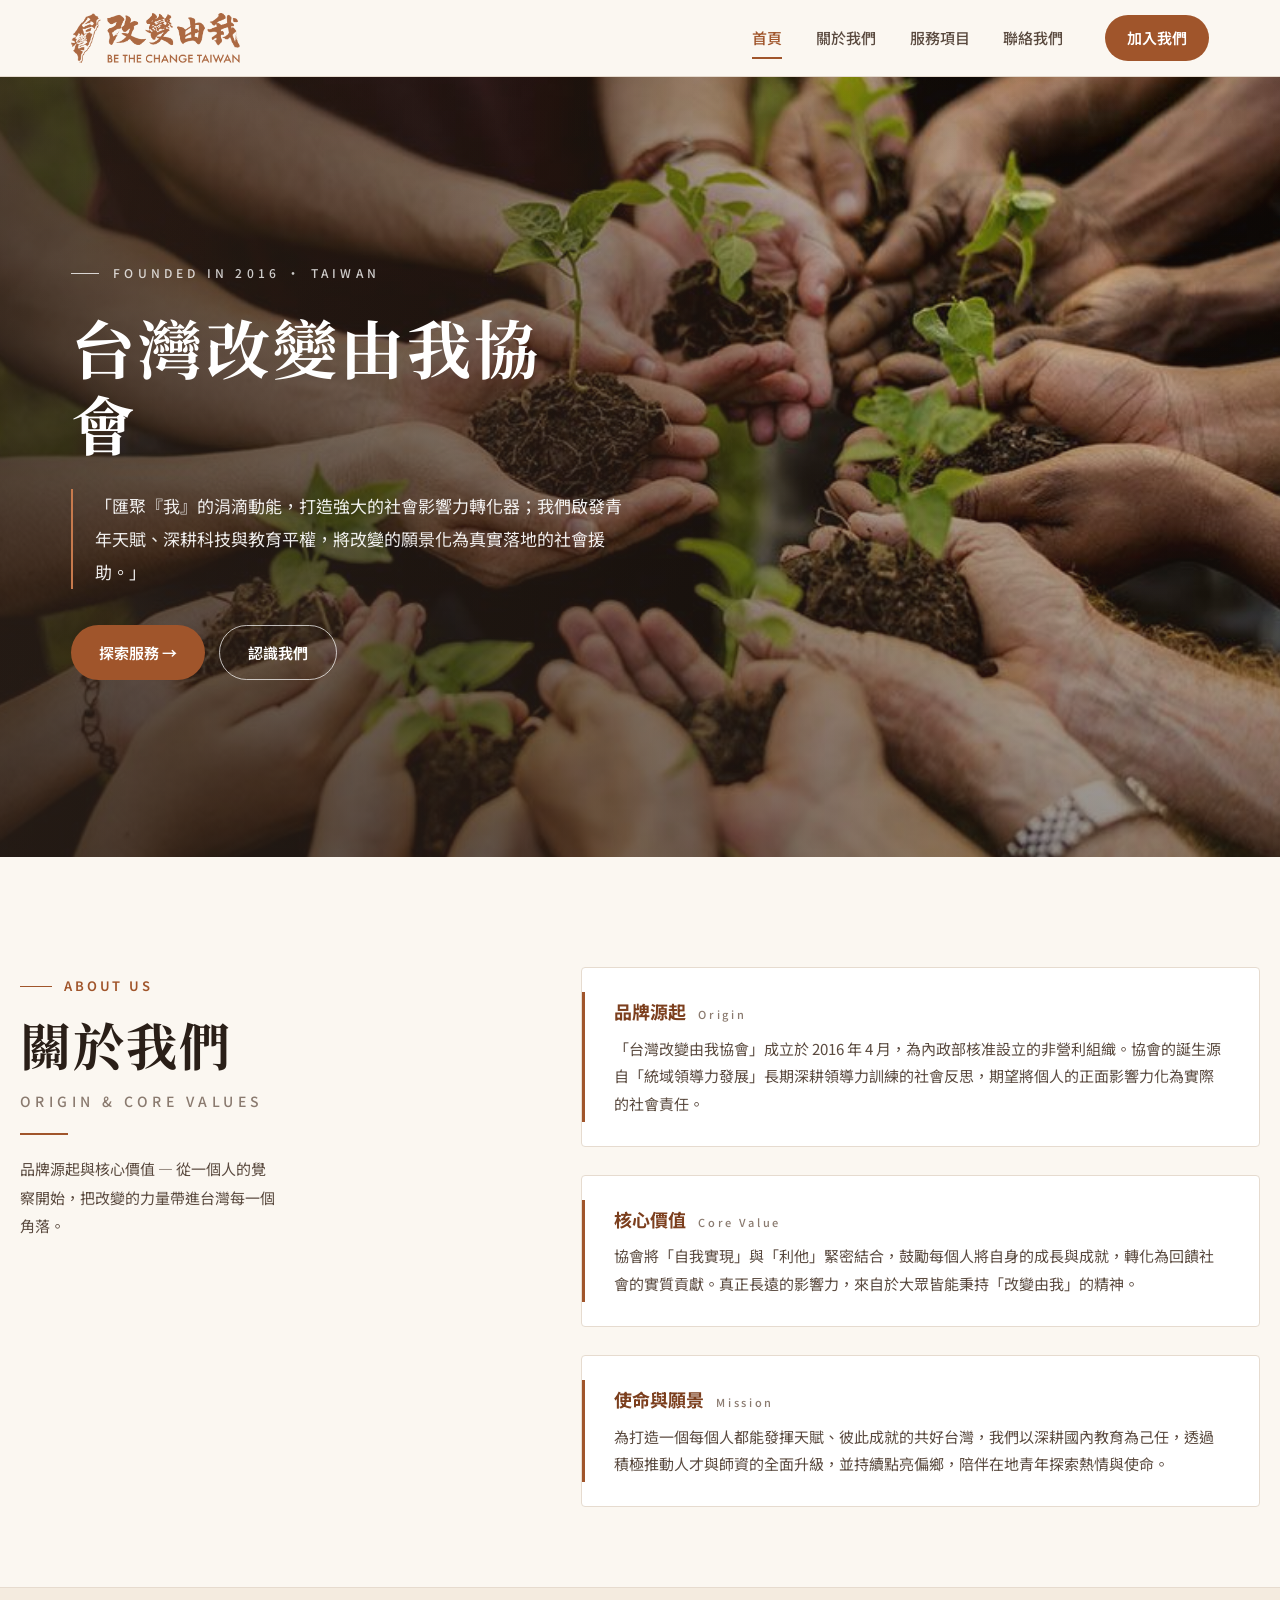
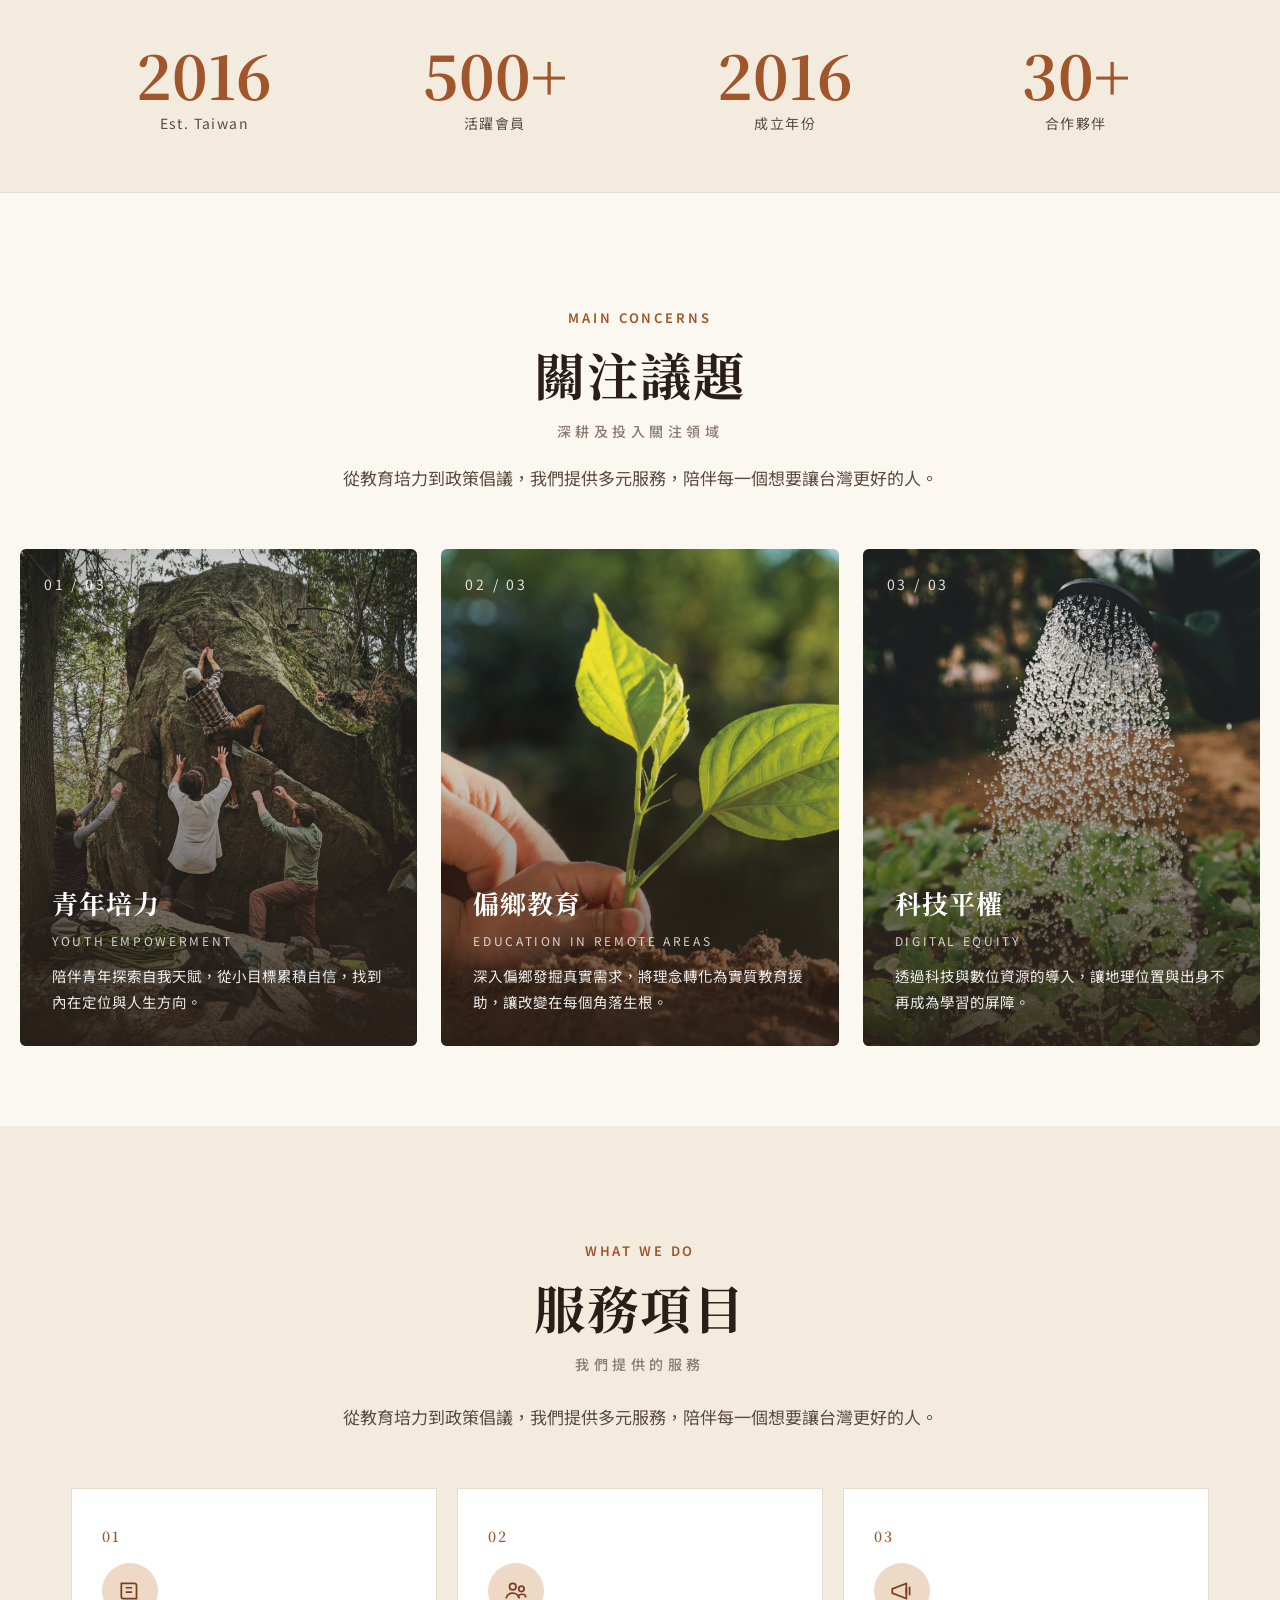
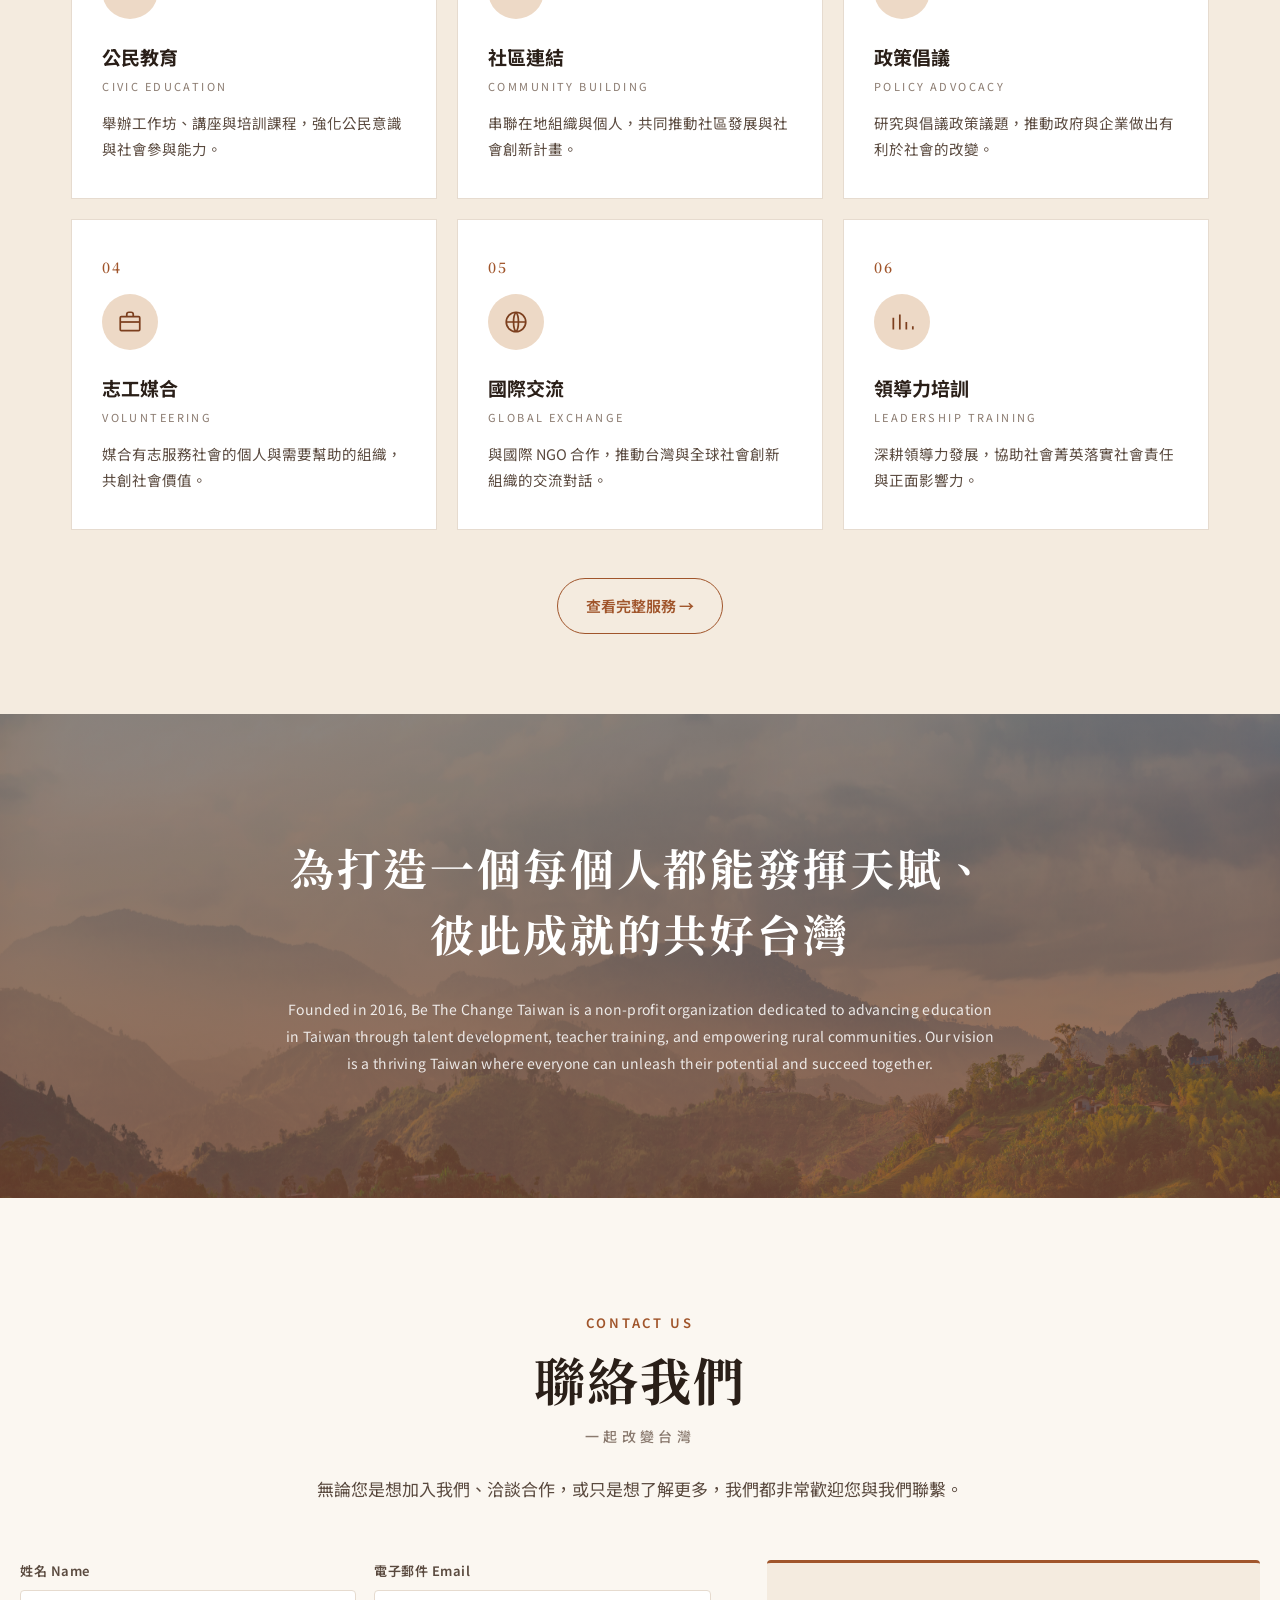
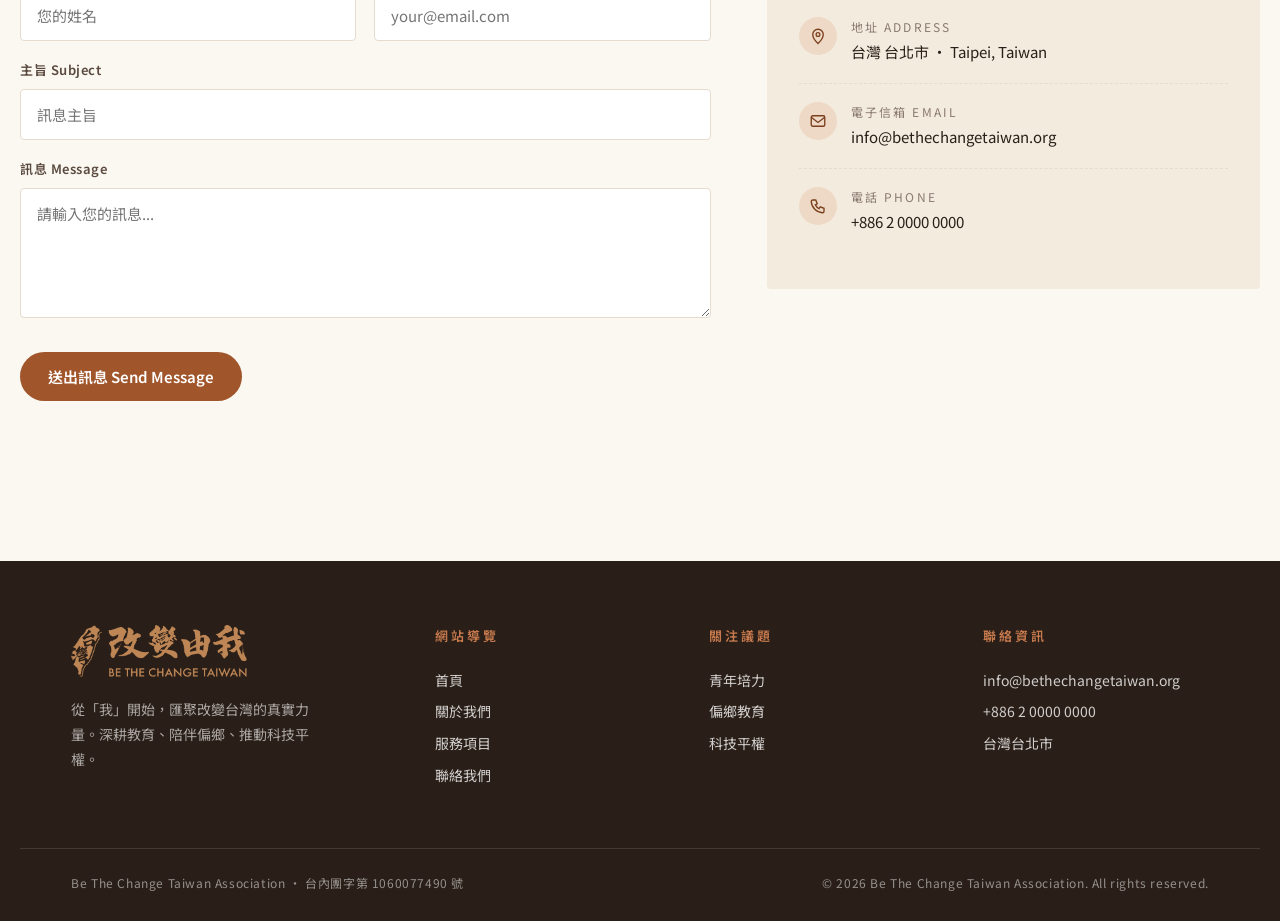
<file: index.html>
<!doctype html>
<html lang="zh-Hant">
<head>
<meta charset="utf-8">
<title>台灣改變由我協會 · Be The Change Taiwan</title>
<meta name="viewport" content="width=device-width,initial-scale=1">
<link rel="preconnect" href="https://fonts.googleapis.com">
<link rel="preconnect" href="https://fonts.gstatic.com" crossorigin>
<link href="https://fonts.googleapis.com/css2?family=Noto+Sans+TC:wght@300;400;500;600;700&family=Noto+Serif+TC:wght@500;600;700&display=swap" rel="stylesheet">
<link rel="stylesheet" href="assets/site.css">
<style>
  /* ───────── Homepage-specific ───────── */
  .hero {
    position: relative;
    min-height: min(92vh, 780px);
    color: var(--white);
    display: flex; align-items: center;
    overflow: hidden;
  }
  .hero .bg {
    position: absolute; inset: 0;
    background: url("assets/hero-seedling.jpg") center/cover no-repeat;
    transform: scale(1.03);
  }
  .hero .scrim {
    position: absolute; inset: 0;
    background:
      linear-gradient(100deg, rgba(42,31,24,0.78) 0%, rgba(42,31,24,0.45) 45%, rgba(42,31,24,0.10) 80%);
  }
  .hero .scrim2 {
    position: absolute; inset: 0;
    background: linear-gradient(180deg, rgba(124,63,30,0.05) 0%, rgba(42,31,24,0.45) 100%);
  }
  .hero .inner {
    position: relative; z-index: 2;
    max-width: var(--maxw); margin: 0 auto; padding: 100px var(--gut);
    width: 100%;
  }
  .hero .est {
    font-size: 12px; letter-spacing: 0.35em; text-transform: uppercase;
    color: rgba(255,255,255,0.78); font-weight: 500;
    margin-bottom: 24px;
    display: inline-flex; align-items: center; gap: 14px;
  }
  .hero .est::before {
    content: ""; display: inline-block; width: 28px; height: 1px; background: rgba(255,255,255,0.78);
  }
  .hero h1.title {
    font-family: "Noto Serif TC", serif;
    font-size: clamp(36px, 5vw, 68px); font-weight: 700;
    letter-spacing: 0.05em;
    margin: 0 0 28px;
    line-height: 1.2;
    max-width: 14ch;
  }
  .hero .quote {
    max-width: 560px;
    font-size: 17px; line-height: 1.95;
    color: rgba(255,255,255,0.92);
    border-left: 2px solid var(--brand-soft);
    padding-left: 22px;
    margin: 0 0 36px;
  }
  .hero .actions { display: flex; gap: 14px; flex-wrap: wrap; }

  /* About */
  .about { padding: 110px 0 80px; }
  .about .grid {
    display: grid; grid-template-columns: 1fr 1.4fr;
    gap: clamp(40px, 6vw, 90px);
    align-items: flex-start;
  }
  @media (max-width: 880px) { .about .grid { grid-template-columns: 1fr; } }
  .about .head h2.section-title-cn { margin-top: 14px; }
  .about-cards {
    display: grid; gap: 28px;
  }
  .about-card {
    background: var(--white);
    border: 1px solid var(--line);
    border-radius: 4px;
    padding: 28px 32px;
    position: relative;
  }
  .about-card::before {
    content: ""; position: absolute; left: 0; top: 24px; bottom: 24px; width: 3px;
    background: var(--brand);
  }
  .about-card h3 {
    margin: 0 0 8px; font-size: 18px; font-weight: 700; color: var(--brand-deep);
    display: flex; align-items: baseline; gap: 12px;
  }
  .about-card h3 .en {
    font-size: 11px; letter-spacing: 0.24em; color: var(--ink-mute); font-weight: 500;
  }
  .about-card p {
    margin: 0; color: var(--ink-soft); font-size: 15px; line-height: 1.85;
  }

  /* Stats strip */
  .stats {
    background: var(--paper-2);
    padding: 56px 0;
    border-top: 1px solid var(--line);
    border-bottom: 1px solid var(--line);
  }
  .stats .row {
    display: grid; grid-template-columns: repeat(4, 1fr);
    text-align: center; gap: 24px;
  }
  @media (max-width: 720px) { .stats .row { grid-template-columns: repeat(2, 1fr); } }
  .stat .n {
    font-family: "Noto Serif TC", serif;
    font-size: clamp(40px, 5vw, 60px);
    color: var(--brand);
    font-weight: 700;
    line-height: 1;
  }
  .stat .l { font-size: 14px; color: var(--ink-soft); margin-top: 8px; letter-spacing: 0.1em; }

  /* Concerns */
  .concerns { padding: 110px 0 80px; }
  .concerns .head { text-align: center; max-width: 760px; margin: 0 auto 56px; }
  .concerns .head .eyebrow { justify-content: center; }
  .concerns .head .eyebrow::before { display: none; }
  .concerns .head .section-lead { margin-top: 18px; }
  .concerns .grid3 {
    display: grid; grid-template-columns: repeat(3, 1fr);
    gap: 24px;
  }
  @media (max-width: 880px) { .concerns .grid3 { grid-template-columns: 1fr; } }
  .concern {
    position: relative;
    border-radius: 6px;
    overflow: hidden;
    aspect-ratio: 4/5;
    color: var(--white);
    display: flex; flex-direction: column; justify-content: flex-end;
    padding: 32px;
    transition: transform .35s ease;
  }
  .concern:hover { transform: translateY(-4px); }
  .concern .bg {
    position: absolute; inset: 0;
    background-size: cover; background-position: center;
    transition: transform .6s ease;
  }
  .concern:hover .bg { transform: scale(1.06); }
  .concern .veil {
    position: absolute; inset: 0;
    background: linear-gradient(180deg, rgba(42,31,24,0.05) 30%, rgba(42,31,24,0.85) 100%);
  }
  .concern .num {
    position: absolute; top: 24px; left: 24px;
    font-size: 14px; letter-spacing: 0.2em; color: rgba(255,255,255,0.85);
  }
  .concern .body { position: relative; z-index: 2; }
  .concern h3 {
    font-family: "Noto Serif TC", serif;
    font-size: 26px; font-weight: 700; margin: 0 0 6px;
    letter-spacing: 0.04em;
  }
  .concern .en { font-size: 12px; letter-spacing: 0.22em; text-transform: uppercase; opacity: 0.78; margin-bottom: 12px; }
  .concern p { margin: 0; font-size: 14.5px; line-height: 1.75; color: rgba(255,255,255,0.9); }

  /* Services */
  .services { padding: 110px 0 80px; background: var(--paper-2); }
  .services .head { text-align: center; max-width: 760px; margin: 0 auto 56px; }
  .services .head .eyebrow { justify-content: center; }
  .services .head .eyebrow::before { display: none; }
  .svc-grid {
    display: grid; grid-template-columns: repeat(3, 1fr); gap: 20px;
  }
  @media (max-width: 980px) { .svc-grid { grid-template-columns: repeat(2, 1fr); } }
  @media (max-width: 640px) { .svc-grid { grid-template-columns: 1fr; } }
  .svc {
    background: var(--white);
    padding: 36px 30px;
    border: 1px solid var(--line);
    transition: border-color .25s, transform .25s;
  }
  .svc:hover { border-color: var(--brand); transform: translateY(-3px); }
  .svc .num {
    font-family: "Noto Serif TC", serif;
    font-size: 14px; color: var(--brand);
    letter-spacing: 0.16em; font-weight: 600;
  }
  .svc .icon {
    width: 56px; height: 56px;
    border-radius: 50%;
    background: var(--brand-tint);
    display: flex; align-items: center; justify-content: center;
    margin: 14px 0 22px;
    color: var(--brand-deep);
  }
  .svc h3 {
    margin: 0; font-size: 19px; font-weight: 700; color: var(--ink);
  }
  .svc .en {
    margin: 4px 0 14px; font-size: 11px;
    letter-spacing: 0.22em; color: var(--ink-mute); text-transform: uppercase;
  }
  .svc p { margin: 0; color: var(--ink-soft); font-size: 14.5px; line-height: 1.8; }

  /* Vision banner */
  .vision {
    position: relative; padding: 120px 0;
    color: var(--white); overflow: hidden;
  }
  .vision .bg { position: absolute; inset: 0; background: url("assets/mountains.png") center/cover no-repeat; }
  .vision .scrim { position: absolute; inset: 0; background: linear-gradient(180deg, rgba(42,31,24,0.55) 0%, rgba(124,63,30,0.72) 100%); }
  .vision .inner { position: relative; z-index: 2; text-align: center; max-width: 880px; margin: 0 auto; padding: 0 var(--gut); }
  .vision .quote-cn {
    font-family: "Noto Serif TC", serif;
    font-size: clamp(26px, 3.6vw, 44px);
    font-weight: 700; letter-spacing: 0.06em;
    line-height: 1.5;
    margin: 0 0 30px;
  }
  .vision .quote-en {
    font-size: 14px; line-height: 1.95;
    color: rgba(255,255,255,0.86); letter-spacing: 0.02em;
    max-width: 720px; margin: 0 auto;
  }

  /* Contact */
  .contact { padding: 110px 0 80px; }
  .contact .head { text-align: center; max-width: 720px; margin: 0 auto 56px; }
  .contact .head .eyebrow { justify-content: center; }
  .contact .head .eyebrow::before { display: none; }
  .contact .grid {
    display: grid; grid-template-columns: 1.4fr 1fr;
    gap: 56px;
    align-items: flex-start;
  }
  @media (max-width: 880px) { .contact .grid { grid-template-columns: 1fr; } }
  .form .row { display: grid; grid-template-columns: 1fr 1fr; gap: 18px; }
  @media (max-width: 560px) { .form .row { grid-template-columns: 1fr; } }
  .form label {
    display: block; font-size: 13px; font-weight: 600;
    color: var(--ink-soft); margin-bottom: 8px; letter-spacing: 0.04em;
  }
  .form input, .form textarea {
    width: 100%; padding: 14px 16px;
    border: 1px solid var(--line);
    background: var(--white);
    border-radius: 4px;
    font-family: inherit; font-size: 15px; color: var(--ink);
    transition: border-color .2s;
  }
  .form input:focus, .form textarea:focus { outline: none; border-color: var(--brand); }
  .form textarea { resize: vertical; min-height: 130px; }
  .form .field { margin-bottom: 18px; }
  .form button { margin-top: 8px; }

  .contact-info { background: var(--paper-2); padding: 36px 32px; border-radius: 4px; border-top: 3px solid var(--brand); }
  .info-row { display: flex; gap: 14px; padding: 18px 0; border-bottom: 1px dashed var(--line); }
  .info-row:last-child { border-bottom: none; }
  .info-row .ico {
    flex: none; width: 38px; height: 38px; border-radius: 50%;
    background: var(--brand-tint); color: var(--brand-deep);
    display: flex; align-items: center; justify-content: center;
  }
  .info-row .k { font-size: 12px; letter-spacing: 0.18em; color: var(--ink-mute); text-transform: uppercase; }
  .info-row .v { font-size: 15px; color: var(--ink); margin-top: 2px; }

</style>
</head>
<body>

<!-- ============================ TOP BAR ============================ -->
<header class="topbar">
  <div class="topbar-inner">
    <a href="index.html" class="brand-mark" aria-label="台灣改變由我協會 Be The Change Taiwan"><img class="logo" src="assets/logo.png" alt="台灣改變由我協會 · Be The Change Taiwan"></a>
    <nav class="primary">
      <a href="index.html" class="active">首頁</a>
      <a href="about.html">關於我們</a>
      <a href="services.html">服務項目</a>
      <a href="#contact">聯絡我們</a>
      <a href="#contact" class="nav-cta">加入我們</a>
    </nav>
  </div>
</header>

<!-- ============================ HERO ============================ -->
<section class="hero">
  <div class="bg" aria-hidden="true"></div>
  <div class="scrim" aria-hidden="true"></div>
  <div class="scrim2" aria-hidden="true"></div>
  <div class="inner">
    <div class="est">Founded in 2016 · Taiwan</div>
    <h1 class="title">台灣改變由我協會</h1>
    <p class="quote">「匯聚『我』的涓滴動能，打造強大的社會影響力轉化器；我們啟發青年天賦、深耕科技與教育平權，將改變的願景化為真實落地的社會援助。」</p>
    <div class="actions">
      <a href="services.html" class="btn btn-primary">探索服務 →</a>
      <a href="about.html" class="btn btn-ghost">認識我們</a>
    </div>
  </div>
</section>

<!-- ============================ ABOUT ============================ -->
<section class="about wrap" id="about">
  <div class="grid">
    <div class="head">
      <span class="eyebrow">About Us</span>
      <h2 class="section-title-cn">關於我們</h2>
      <p class="section-title-en">Origin &amp; Core Values</p>
      <div class="divider"></div>
      <p style="color:var(--ink-soft); font-size:15px; line-height:1.9; max-width:32ch; margin-top:18px;">
        品牌源起與核心價值 — 從一個人的覺察開始，把改變的力量帶進台灣每一個角落。
      </p>
    </div>
    <div class="about-cards">
      <div class="about-card">
        <h3>品牌源起 <span class="en">Origin</span></h3>
        <p>「台灣改變由我協會」成立於 2016 年 4 月，為內政部核准設立的非營利組織。協會的誕生源自「統域領導力發展」長期深耕領導力訓練的社會反思，期望將個人的正面影響力化為實際的社會責任。</p>
      </div>
      <div class="about-card">
        <h3>核心價值 <span class="en">Core Value</span></h3>
        <p>協會將「自我實現」與「利他」緊密結合，鼓勵每個人將自身的成長與成就，轉化為回饋社會的實質貢獻。真正長遠的影響力，來自於大眾皆能秉持「改變由我」的精神。</p>
      </div>
      <div class="about-card">
        <h3>使命與願景 <span class="en">Mission</span></h3>
        <p>為打造一個每個人都能發揮天賦、彼此成就的共好台灣，我們以深耕國內教育為己任，透過積極推動人才與師資的全面升級，並持續點亮偏鄉，陪伴在地青年探索熱情與使命。</p>
      </div>
    </div>
  </div>
</section>

<!-- ============================ STATS ============================ -->
<section class="stats">
  <div class="wrap row">
    <div class="stat"><div class="n">2016</div><div class="l">Est. Taiwan</div></div>
    <div class="stat"><div class="n">500+</div><div class="l">活躍會員</div></div>
    <div class="stat"><div class="n">2016</div><div class="l">成立年份</div></div>
    <div class="stat"><div class="n">30+</div><div class="l">合作夥伴</div></div>
  </div>
</section>

<!-- ============================ CONCERNS ============================ -->
<section class="concerns wrap">
  <div class="head">
    <span class="eyebrow">Main Concerns</span>
    <h2 class="section-title-cn">關注議題</h2>
    <p class="section-title-en">深耕及投入關注領域</p>
    <p class="section-lead">從教育培力到政策倡議，我們提供多元服務，陪伴每一個想要讓台灣更好的人。</p>
  </div>
  <div class="grid3">
    <a class="concern" href="services.html#youth">
      <div class="bg" style="background-image:url('assets/climb.jpg')"></div>
      <div class="veil"></div>
      <div class="num">01 / 03</div>
      <div class="body">
        <h3>青年培力</h3>
        <div class="en">Youth Empowerment</div>
        <p>陪伴青年探索自我天賦，從小目標累積自信，找到內在定位與人生方向。</p>
      </div>
    </a>
    <a class="concern" href="services.html#rural">
      <div class="bg" style="background-image:url('assets/child-sprout.png')"></div>
      <div class="veil"></div>
      <div class="num">02 / 03</div>
      <div class="body">
        <h3>偏鄉教育</h3>
        <div class="en">Education in Remote Areas</div>
        <p>深入偏鄉發掘真實需求，將理念轉化為實質教育援助，讓改變在每個角落生根。</p>
      </div>
    </a>
    <a class="concern" href="services.html#digital">
      <div class="bg" style="background-image:url('assets/watering.jpg')"></div>
      <div class="veil"></div>
      <div class="num">03 / 03</div>
      <div class="body">
        <h3>科技平權</h3>
        <div class="en">Digital Equity</div>
        <p>透過科技與數位資源的導入，讓地理位置與出身不再成為學習的屏障。</p>
      </div>
    </a>
  </div>
</section>

<!-- ============================ SERVICES ============================ -->
<section class="services" id="services">
  <div class="wrap">
    <div class="head">
      <span class="eyebrow">What We Do</span>
      <h2 class="section-title-cn">服務項目</h2>
      <p class="section-title-en">我們提供的服務</p>
      <p class="section-lead">從教育培力到政策倡議，我們提供多元服務，陪伴每一個想要讓台灣更好的人。</p>
    </div>

    <div class="svc-grid">
      <div class="svc">
        <div class="num">01</div>
        <div class="icon">
          <svg width="26" height="26" viewBox="0 0 24 24" fill="none" stroke="currentColor" stroke-width="1.6"><path d="M4 5h12a2 2 0 0 1 2 2v12H6a2 2 0 0 1-2-2V5z"/><path d="M8 9h6M8 13h6"/></svg>
        </div>
        <h3>公民教育</h3>
        <div class="en">Civic Education</div>
        <p>舉辦工作坊、講座與培訓課程，強化公民意識與社會參與能力。</p>
      </div>
      <div class="svc">
        <div class="num">02</div>
        <div class="icon">
          <svg width="26" height="26" viewBox="0 0 24 24" fill="none" stroke="currentColor" stroke-width="1.6"><circle cx="9" cy="8" r="3"/><circle cx="17" cy="10" r="2.5"/><path d="M3 19c0-3 3-5 6-5s6 2 6 5"/><path d="M14 18c0-2 2-3 4-3s3 1 3 3"/></svg>
        </div>
        <h3>社區連結</h3>
        <div class="en">Community Building</div>
        <p>串聯在地組織與個人，共同推動社區發展與社會創新計畫。</p>
      </div>
      <div class="svc">
        <div class="num">03</div>
        <div class="icon">
          <svg width="26" height="26" viewBox="0 0 24 24" fill="none" stroke="currentColor" stroke-width="1.6"><path d="M3 10v4l13 5V5L3 10z"/><path d="M16 9v6"/><path d="M19 8v8"/></svg>
        </div>
        <h3>政策倡議</h3>
        <div class="en">Policy Advocacy</div>
        <p>研究與倡議政策議題，推動政府與企業做出有利於社會的改變。</p>
      </div>
      <div class="svc">
        <div class="num">04</div>
        <div class="icon">
          <svg width="26" height="26" viewBox="0 0 24 24" fill="none" stroke="currentColor" stroke-width="1.6"><rect x="3" y="7" width="18" height="13" rx="1"/><path d="M9 7V5a2 2 0 0 1 2-2h2a2 2 0 0 1 2 2v2"/><path d="M3 12h18"/></svg>
        </div>
        <h3>志工媒合</h3>
        <div class="en">Volunteering</div>
        <p>媒合有志服務社會的個人與需要幫助的組織，共創社會價值。</p>
      </div>
      <div class="svc">
        <div class="num">05</div>
        <div class="icon">
          <svg width="26" height="26" viewBox="0 0 24 24" fill="none" stroke="currentColor" stroke-width="1.6"><circle cx="12" cy="12" r="9"/><path d="M3 12h18M12 3c3 3 3 15 0 18M12 3c-3 3-3 15 0 18"/></svg>
        </div>
        <h3>國際交流</h3>
        <div class="en">Global Exchange</div>
        <p>與國際 NGO 合作，推動台灣與全球社會創新組織的交流對話。</p>
      </div>
      <div class="svc">
        <div class="num">06</div>
        <div class="icon">
          <svg width="26" height="26" viewBox="0 0 24 24" fill="none" stroke="currentColor" stroke-width="1.6"><path d="M4 19V8m6 11V5m6 14v-7m6 7v-3"/></svg>
        </div>
        <h3>領導力培訓</h3>
        <div class="en">Leadership Training</div>
        <p>深耕領導力發展，協助社會菁英落實社會責任與正面影響力。</p>
      </div>
    </div>

    <div style="text-align:center; margin-top: 48px;">
      <a href="services.html" class="btn btn-outline">查看完整服務 →</a>
    </div>
  </div>
</section>

<!-- ============================ VISION BANNER ============================ -->
<section class="vision">
  <div class="bg" aria-hidden="true"></div>
  <div class="scrim" aria-hidden="true"></div>
  <div class="inner">
    <p class="quote-cn">為打造一個每個人都能發揮天賦、<br>彼此成就的共好台灣</p>
    <p class="quote-en">Founded in 2016, Be The Change Taiwan is a non-profit organization dedicated to advancing education in Taiwan through talent development, teacher training, and empowering rural communities. Our vision is a thriving Taiwan where everyone can unleash their potential and succeed together.</p>
  </div>
</section>

<!-- ============================ CONTACT ============================ -->
<section class="contact wrap" id="contact">
  <div class="head">
    <span class="eyebrow">Contact Us</span>
    <h2 class="section-title-cn">聯絡我們</h2>
    <p class="section-title-en">一起改變台灣</p>
    <p class="section-lead">無論您是想加入我們、洽談合作，或只是想了解更多，我們都非常歡迎您與我們聯繫。</p>
  </div>

  <div class="grid">
    <form class="form" onsubmit="event.preventDefault(); this.querySelector('button').textContent='已送出，謝謝您！';">
      <div class="row">
        <div class="field">
          <label>姓名 Name</label>
          <input type="text" placeholder="您的姓名" required>
        </div>
        <div class="field">
          <label>電子郵件 Email</label>
          <input type="email" placeholder="your@email.com" required>
        </div>
      </div>
      <div class="field">
        <label>主旨 Subject</label>
        <input type="text" placeholder="訊息主旨">
      </div>
      <div class="field">
        <label>訊息 Message</label>
        <textarea placeholder="請輸入您的訊息..." required></textarea>
      </div>
      <button type="submit" class="btn btn-primary">送出訊息 Send Message</button>
    </form>

    <aside class="contact-info">
      <div class="info-row">
        <div class="ico"><svg width="18" height="18" viewBox="0 0 24 24" fill="none" stroke="currentColor" stroke-width="1.8"><path d="M12 22s-7-6.5-7-12a7 7 0 0 1 14 0c0 5.5-7 12-7 12z"/><circle cx="12" cy="10" r="2.5"/></svg></div>
        <div>
          <div class="k">地址 Address</div>
          <div class="v">台灣 台北市 · Taipei, Taiwan</div>
        </div>
      </div>
      <div class="info-row">
        <div class="ico"><svg width="18" height="18" viewBox="0 0 24 24" fill="none" stroke="currentColor" stroke-width="1.8"><rect x="3" y="5" width="18" height="14" rx="2"/><path d="M3 7l9 7 9-7"/></svg></div>
        <div>
          <div class="k">電子信箱 Email</div>
          <div class="v">info@bethechangetaiwan.org</div>
        </div>
      </div>
      <div class="info-row">
        <div class="ico"><svg width="18" height="18" viewBox="0 0 24 24" fill="none" stroke="currentColor" stroke-width="1.8"><path d="M5 4h4l2 5-2.5 1.5a11 11 0 0 0 5 5L15 13l5 2v4a2 2 0 0 1-2 2A16 16 0 0 1 3 6a2 2 0 0 1 2-2z"/></svg></div>
        <div>
          <div class="k">電話 Phone</div>
          <div class="v">+886 2 0000 0000</div>
        </div>
      </div>
    </aside>
  </div>
</section>

<!-- ============================ FOOTER ============================ -->
<footer class="site-footer">
  <div class="wrap grid">
    <div class="footer-brand">
      <img class="logo-footer" src="assets/logo.png" alt="改變由我 BE THE CHANGE TAIWAN">
      <p>從「我」開始，匯聚改變台灣的真實力量。深耕教育、陪伴偏鄉、推動科技平權。</p>
    </div>
    <div>
      <h4>網站導覽</h4>
      <a href="index.html">首頁</a>
      <a href="about.html">關於我們</a>
      <a href="services.html">服務項目</a>
      <a href="#contact">聯絡我們</a>
    </div>
    <div>
      <h4>關注議題</h4>
      <a href="services.html#youth">青年培力</a>
      <a href="services.html#rural">偏鄉教育</a>
      <a href="services.html#digital">科技平權</a>
    </div>
    <div>
      <h4>聯絡資訊</h4>
      <a>info@bethechangetaiwan.org</a>
      <a>+886 2 0000 0000</a>
      <a>台灣台北市</a>
    </div>
  </div>
  <div class="wrap bar">
    <span>Be The Change Taiwan Association · 台內團字第 1060077490 號</span>
    <span>© 2026 Be The Change Taiwan Association. All rights reserved.</span>
  </div>
</footer>

</body>
</html>
</file>
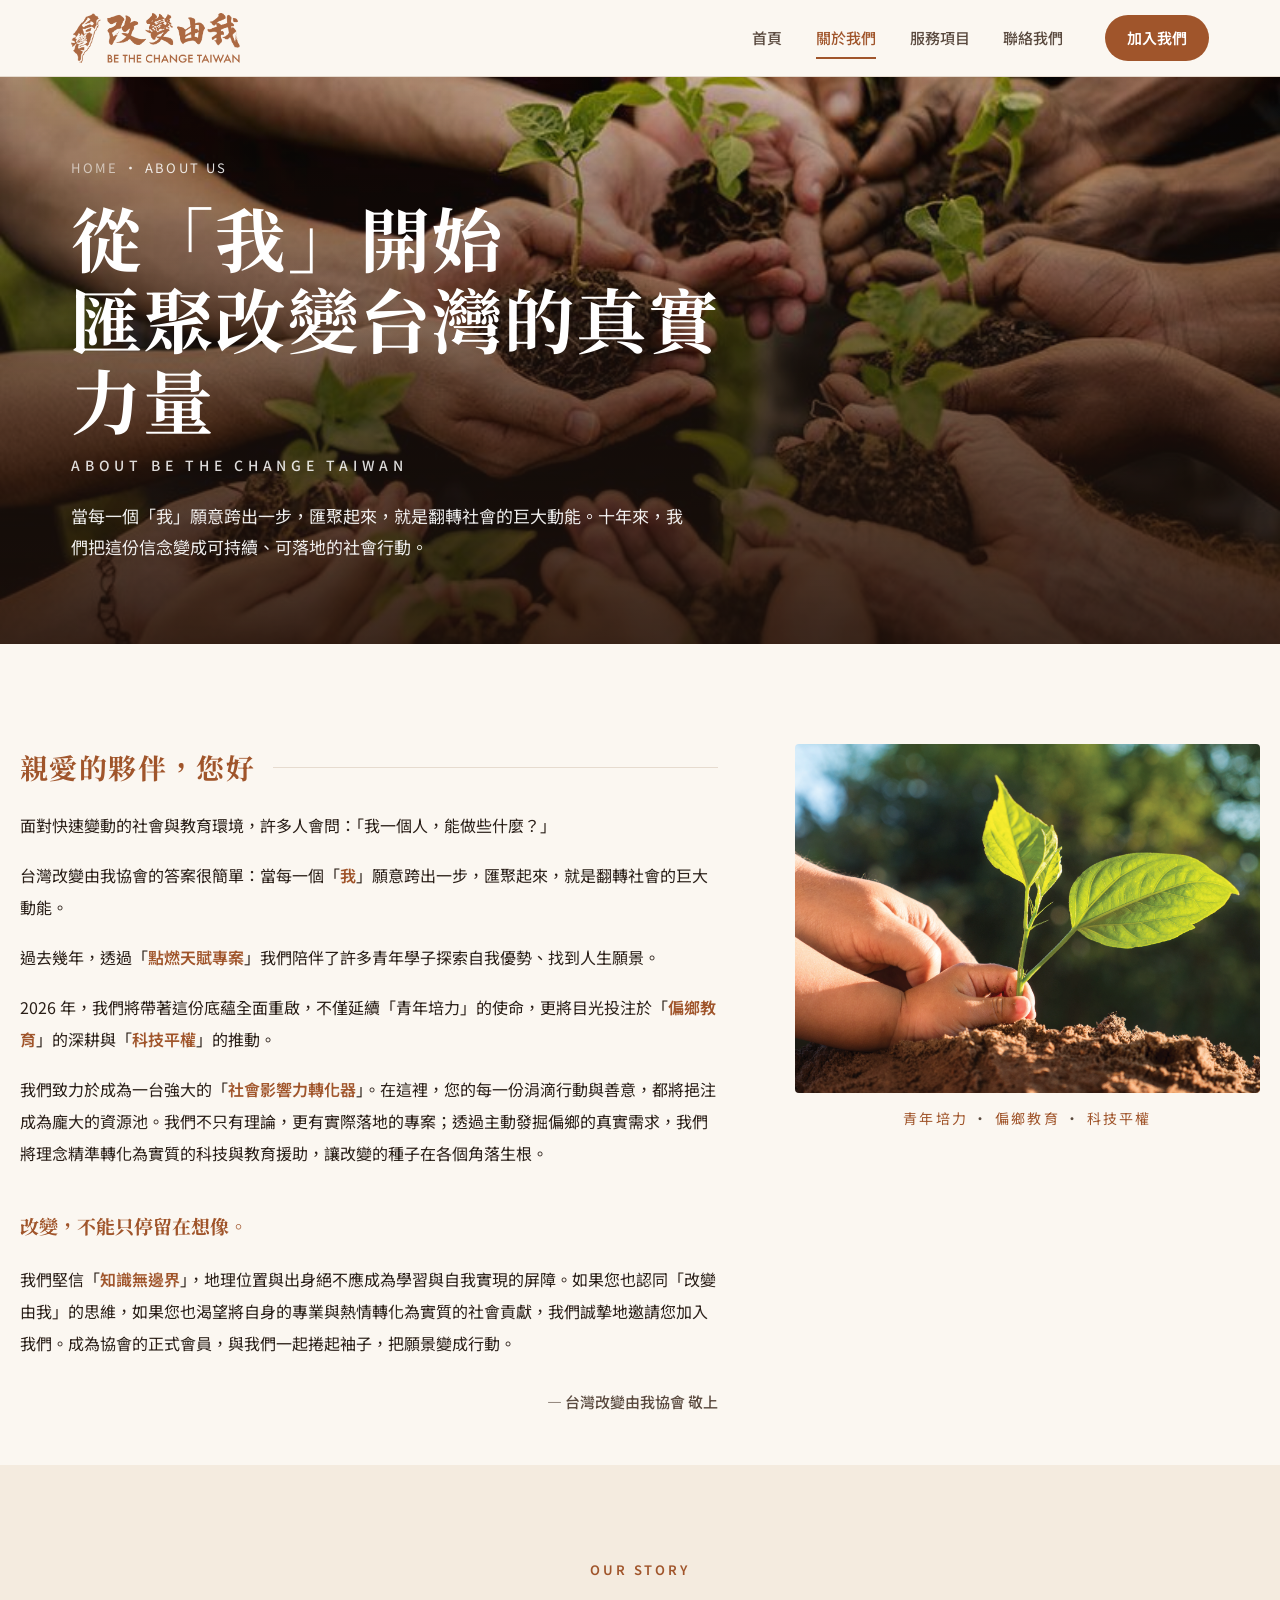
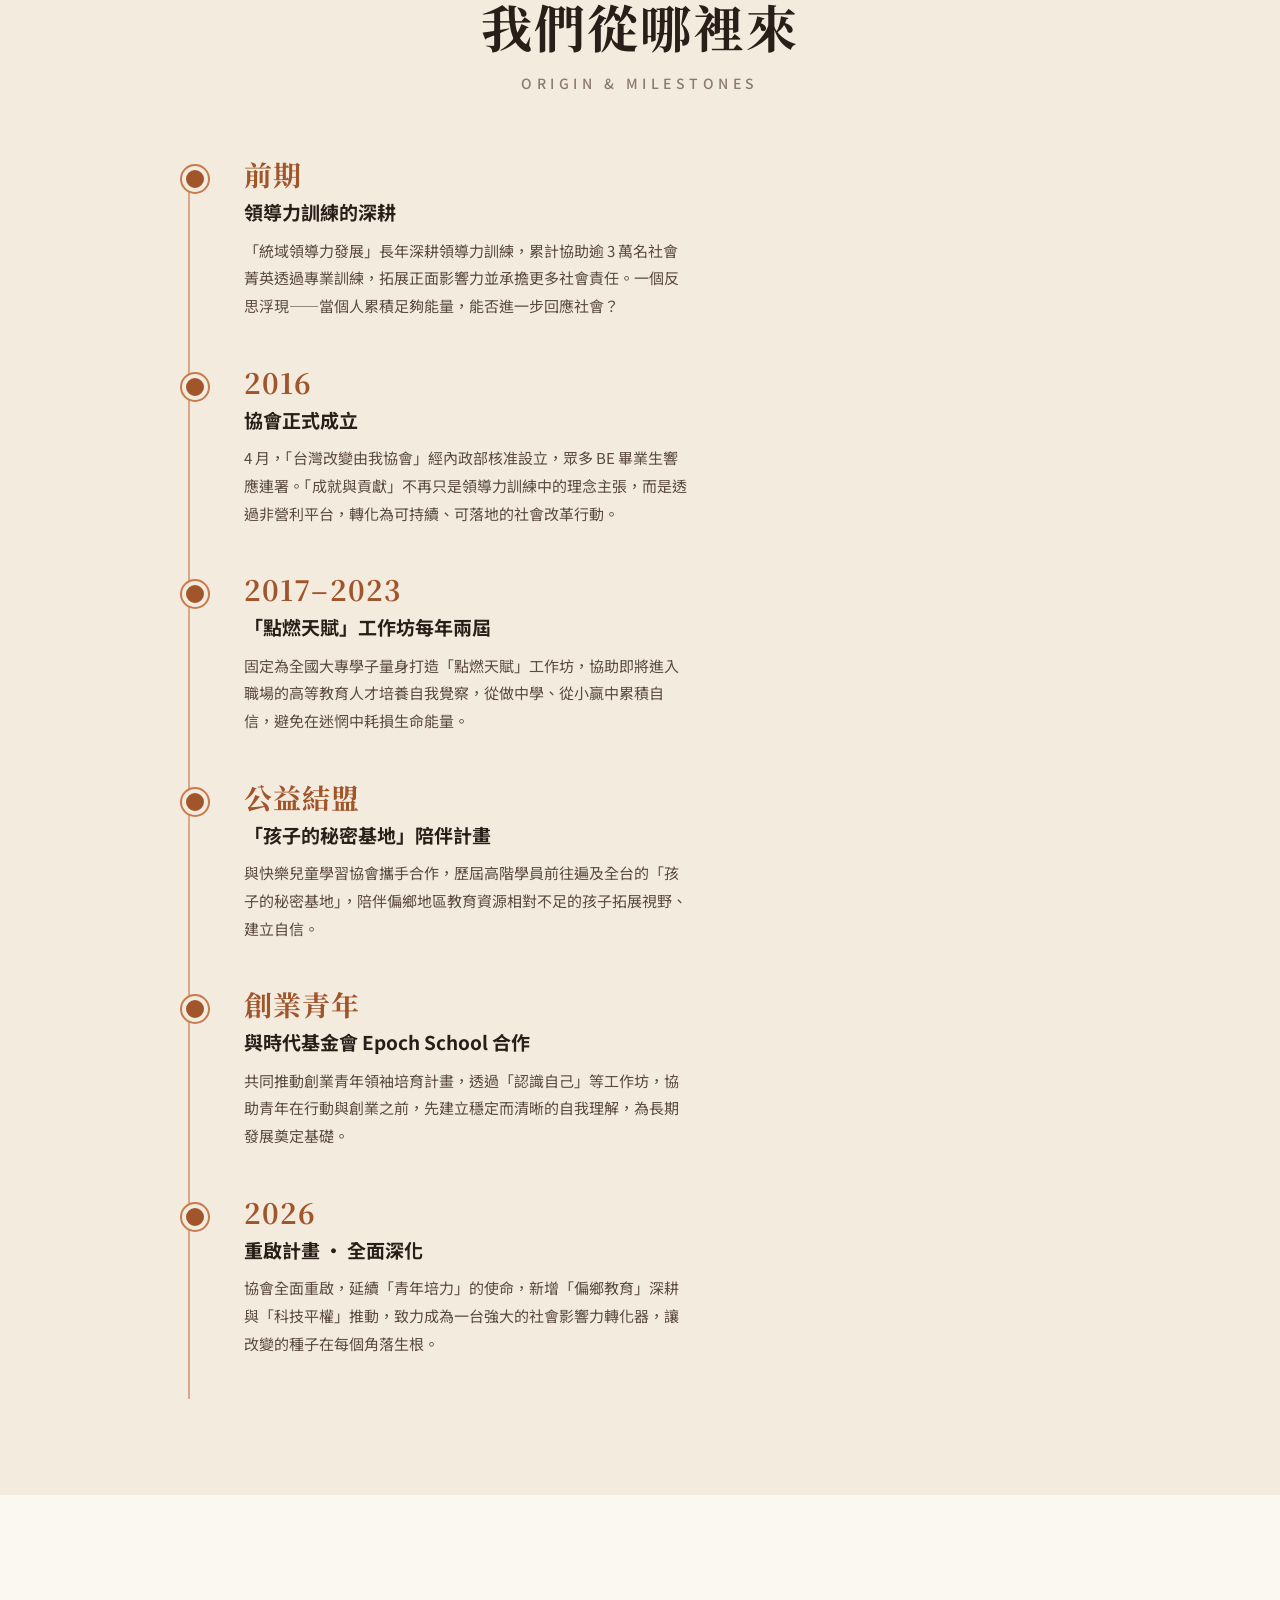
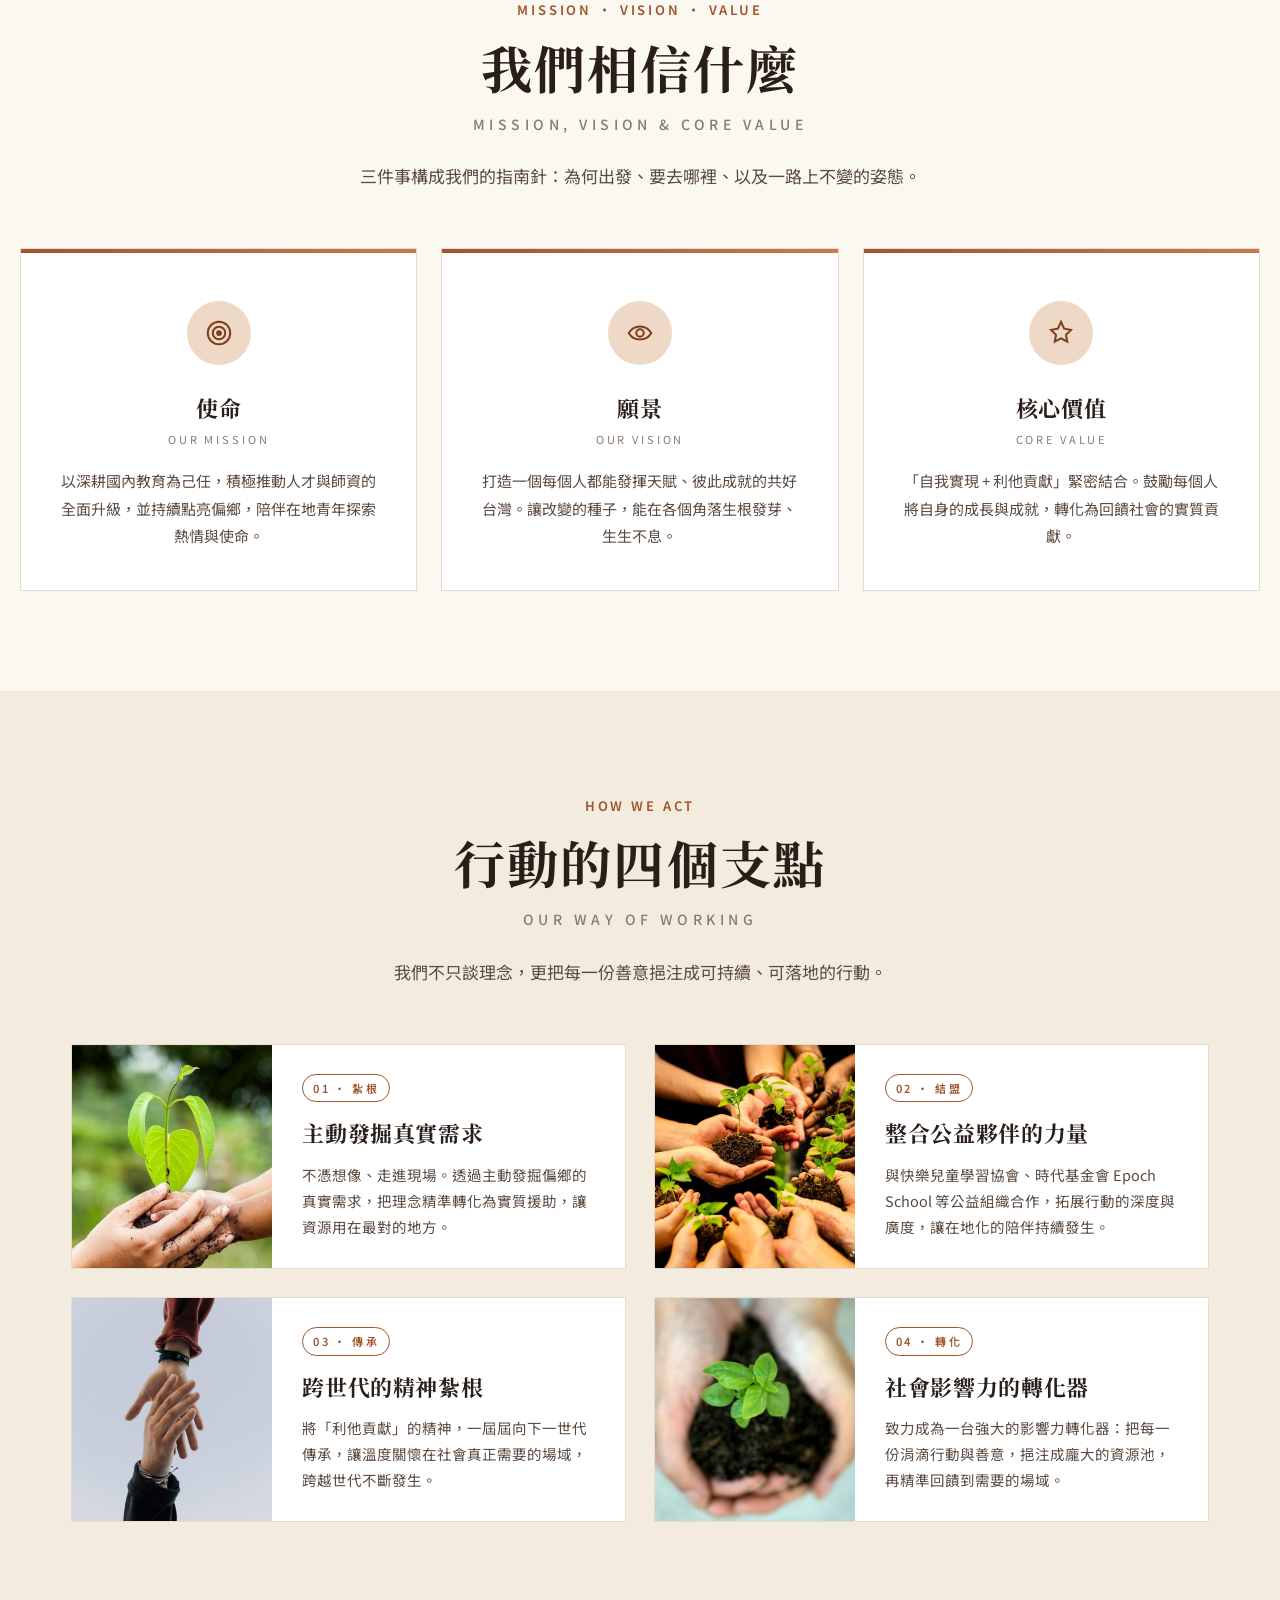
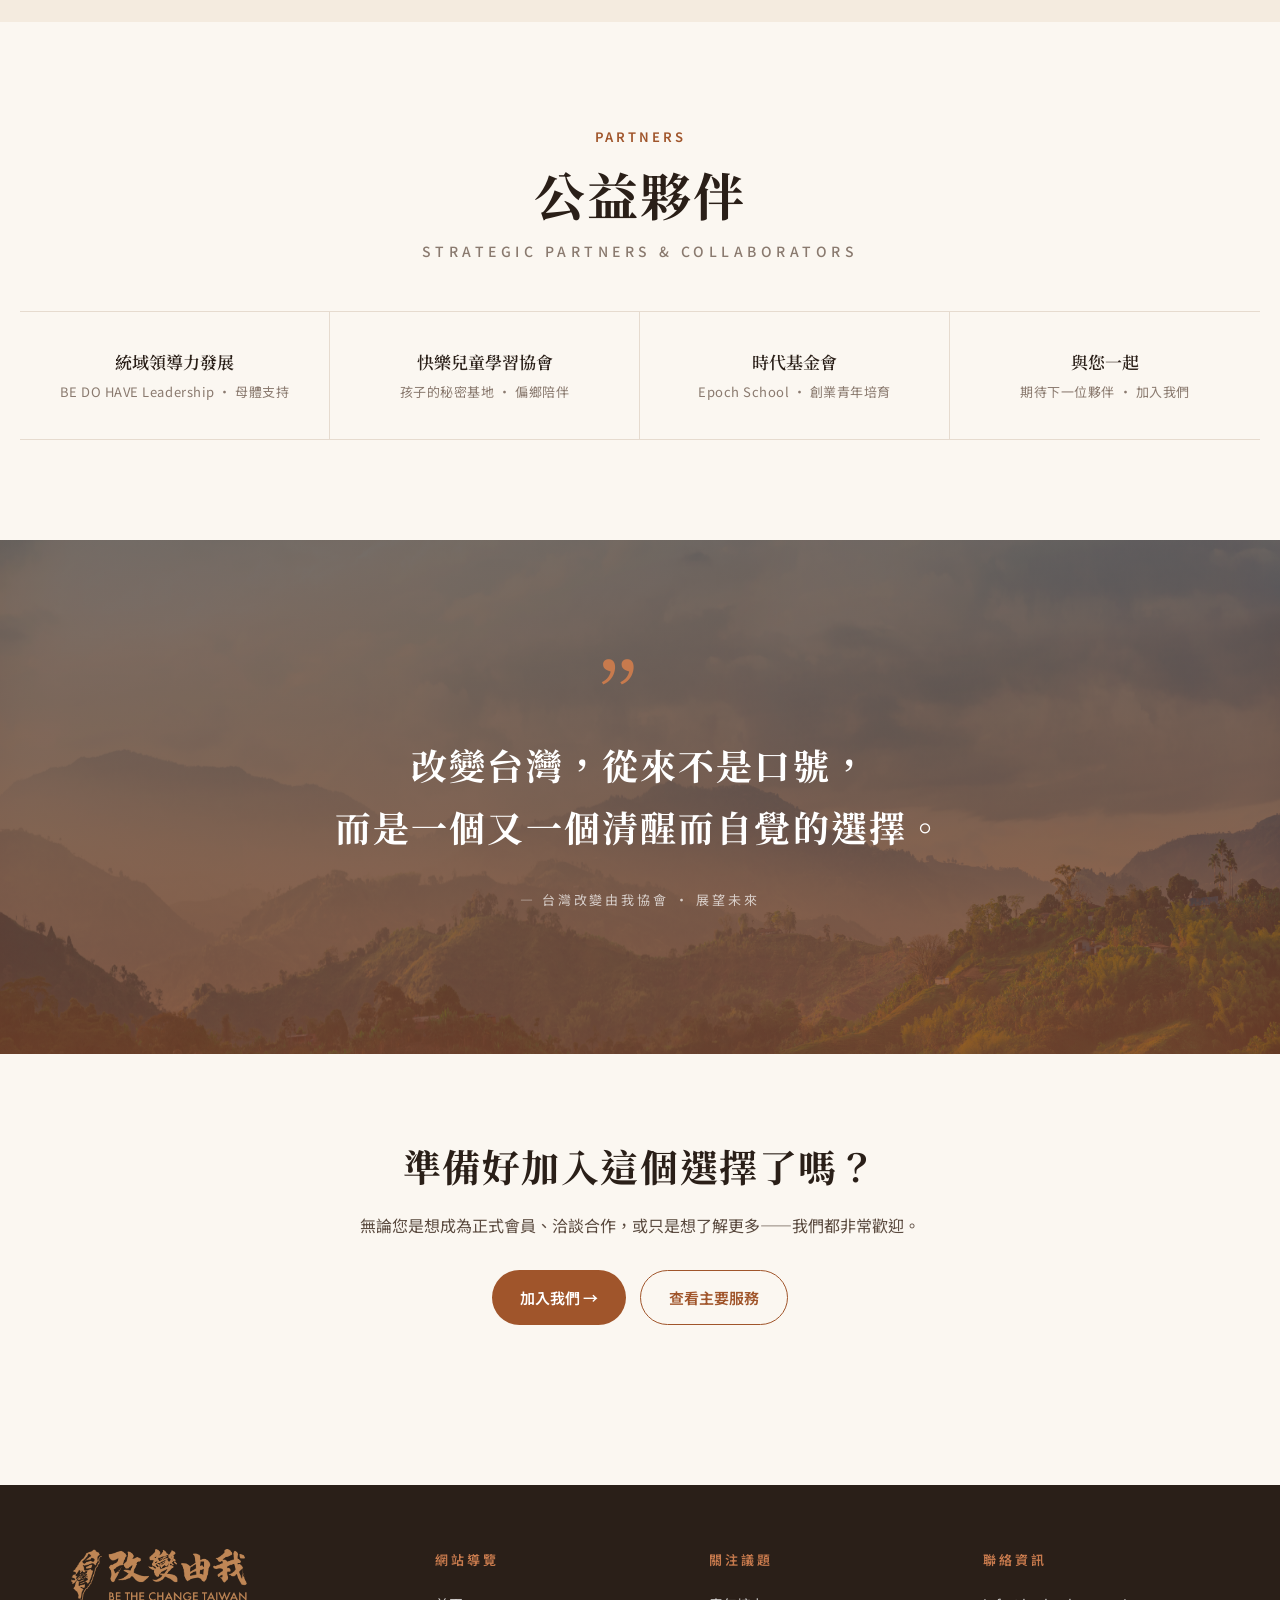
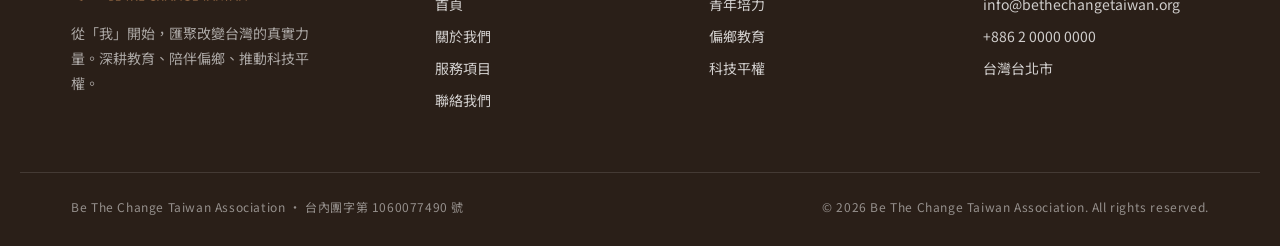
<file: about-standalone-src.html>
<!doctype html>
<html lang="zh-Hant">
<head>
<meta charset="utf-8">
<title>關於協會 · 台灣改變由我協會</title>
<meta name="viewport" content="width=device-width,initial-scale=1">
<link rel="preconnect" href="https://fonts.googleapis.com">
<link rel="preconnect" href="https://fonts.gstatic.com" crossorigin>
<link href="https://fonts.googleapis.com/css2?family=Noto+Sans+TC:wght@300;400;500;600;700&family=Noto+Serif+TC:wght@500;600;700&display=swap" rel="stylesheet">
<link rel="stylesheet" href="assets/site.css">
<template id="__bundler_thumbnail" data-bg-color="#FBF7F1">
  <svg viewBox="0 0 400 400" xmlns="http://www.w3.org/2000/svg">
    <rect width="400" height="400" fill="#FBF7F1"/>
    <!-- Stylized Taiwan island -->
    <path d="M180 80 C 150 95, 130 130, 122 165 C 116 200, 116 240, 130 270 C 145 300, 175 318, 210 318 C 245 318, 275 300, 290 268 C 305 232, 300 188, 285 150 C 270 115, 230 85, 180 80 Z" fill="#A0552B" opacity="0.92"/>
    <!-- 改 stroke -->
    <path d="M152 165 C 175 175, 188 195, 184 220 C 180 245, 162 262, 138 262" stroke="#FBF7F1" stroke-width="11" fill="none" stroke-linecap="round"/>
    <path d="M200 195 C 218 205, 224 225, 215 245" stroke="#FBF7F1" stroke-width="10" fill="none" stroke-linecap="round"/>
    <!-- Bottom wordmark -->
    <text x="200" y="360" font-family="serif" font-size="22" fill="#A0552B" text-anchor="middle" letter-spacing="6">BE THE CHANGE</text>
  </svg>
</template>
<style>

  /* ───────── Intro letter (mirrors homepage.pdf "親愛的夥伴，您好") ───────── */
  .intro { padding: 100px 0 30px; }
  .intro .grid {
    display: grid; grid-template-columns: 1.5fr 1fr; gap: clamp(36px, 6vw, 80px);
    align-items: flex-start;
  }
  @media (max-width: 880px){ .intro .grid { grid-template-columns: 1fr; } }
  .intro h2.greeting {
    font-family: "Noto Serif TC", serif;
    color: var(--brand); font-size: clamp(22px, 2.4vw, 28px);
    font-weight: 700; margin: 0 0 8px;
    letter-spacing: 0.05em;
    display: flex; align-items: center; gap: 18px;
  }
  .intro h2.greeting::after {
    content: ""; flex: 1; height: 1px; background: var(--line);
  }
  .intro p { color: var(--ink); font-size: 16px; line-height: 2.0; margin: 18px 0; }
  .intro p .accent { color: var(--brand); font-weight: 600; }
  .intro .turn {
    color: var(--brand); font-family: "Noto Serif TC", serif;
    font-weight: 700; font-size: 19px;
    margin: 38px 0 14px;
  }
  .intro .sign {
    text-align: right; color: var(--ink-soft); font-size: 15px;
    margin-top: 28px; font-weight: 500;
  }
  .intro .figure {
    position: sticky; top: 110px;
  }
  .intro .figure .photo {
    aspect-ratio: 4/3; background-size: cover; background-position: center;
    border-radius: 4px;
  }
  .intro .figure .cap {
    font-size: 14px; color: var(--ink-soft); margin-top: 14px;
    text-align: center; letter-spacing: 0.16em;
  }
  .intro .figure .cap span { color: var(--brand); }

  /* ───────── Story timeline ───────── */
  .story { padding: 90px 0; background: var(--paper-2); }
  .story .head { text-align: center; max-width: 720px; margin: 0 auto 64px; }
  .story .head .eyebrow { justify-content: center; }
  .story .head .eyebrow::before { display: none; }
  .timeline {
    position: relative;
    max-width: 920px; margin: 0 auto;
    padding-left: 36px;
  }
  .timeline::before {
    content: ""; position: absolute; left: 8px; top: 6px; bottom: 6px; width: 2px;
    background: var(--brand-soft); opacity: 0.6;
  }
  .tl-item { position: relative; padding: 0 0 48px 28px; }
  .tl-item::before {
    content: ""; position: absolute; left: -34px; top: 6px;
    width: 18px; height: 18px; border-radius: 50%;
    background: var(--brand); border: 4px solid var(--paper-2);
    box-shadow: 0 0 0 2px var(--brand-soft);
  }
  .tl-item .year {
    font-family: "Noto Serif TC", serif;
    font-size: 28px; color: var(--brand); font-weight: 700;
    line-height: 1; letter-spacing: 0.04em;
  }
  .tl-item h3 {
    margin: 8px 0 8px;
    font-size: 19px; font-weight: 700; color: var(--ink);
  }
  .tl-item p { margin: 0; color: var(--ink-soft); font-size: 15px; line-height: 1.85; max-width: 56ch; }

  /* ───────── Mission/Vision/Value triad ───────── */
  .triad { padding: 100px 0; }
  .triad .head { text-align: center; max-width: 760px; margin: 0 auto 56px; }
  .triad .head .eyebrow { justify-content: center; }
  .triad .head .eyebrow::before { display: none; }
  .mvv {
    display: grid; grid-template-columns: repeat(3, 1fr); gap: 24px;
  }
  @media (max-width: 880px){ .mvv { grid-template-columns: 1fr; } }
  .mvv .card {
    background: var(--white);
    border: 1px solid var(--line);
    padding: 40px 36px;
    text-align: center;
    position: relative;
    overflow: hidden;
  }
  .mvv .card::before {
    content: ""; position: absolute; top: 0; left: 0; right: 0; height: 4px;
    background: linear-gradient(90deg, var(--brand) 0%, var(--brand-soft) 100%);
  }
  .mvv .ico {
    width: 64px; height: 64px; border-radius: 50%;
    background: var(--brand-tint); color: var(--brand-deep);
    display: inline-flex; align-items: center; justify-content: center;
    margin: 12px 0 24px;
  }
  .mvv .card h3 {
    font-family: "Noto Serif TC", serif;
    font-size: 22px; color: var(--ink); margin: 0;
    font-weight: 700; letter-spacing: 0.04em;
  }
  .mvv .card .en { font-size: 11px; letter-spacing: 0.26em; color: var(--ink-mute); margin: 4px 0 18px; text-transform: uppercase; }
  .mvv .card p { color: var(--ink-soft); font-size: 15px; line-height: 1.85; margin: 0; }

  /* ───────── Action quadrant ───────── */
  .action { padding: 100px 0; background: var(--paper-2); }
  .action .head { text-align: center; max-width: 760px; margin: 0 auto 56px; }
  .action .head .eyebrow { justify-content: center; }
  .action .head .eyebrow::before { display: none; }
  .acts {
    display: grid; grid-template-columns: 1fr 1fr; gap: 28px;
  }
  @media (max-width: 880px){ .acts { grid-template-columns: 1fr; } }
  .act {
    display: grid; grid-template-columns: 200px 1fr; gap: 0;
    background: var(--white); border: 1px solid var(--line);
    overflow: hidden;
  }
  @media (max-width: 540px){ .act { grid-template-columns: 1fr; } .act .img { aspect-ratio: 16/9; } }
  .act .img {
    background-size: cover; background-position: center;
    min-height: 200px;
  }
  .act .body { padding: 28px 30px; }
  .act .body .tag {
    display: inline-block; font-size: 11px; letter-spacing: 0.22em;
    color: var(--brand); font-weight: 600; text-transform: uppercase;
    border: 1px solid var(--brand); padding: 4px 10px; border-radius: 999px;
    margin-bottom: 12px;
  }
  .act .body h3 {
    font-family: "Noto Serif TC", serif;
    font-size: 22px; color: var(--ink); margin: 0 0 10px;
    font-weight: 700; letter-spacing: 0.03em;
  }
  .act .body p { margin: 0; color: var(--ink-soft); font-size: 14.5px; line-height: 1.8; }

  /* ───────── Partners ───────── */
  .partners { padding: 100px 0; }
  .partners .head { text-align: center; margin-bottom: 48px; }
  .partners .head .eyebrow { justify-content: center; }
  .partners .head .eyebrow::before { display: none; }
  .partner-row {
    display: grid; grid-template-columns: repeat(4, 1fr); gap: 0;
    border-top: 1px solid var(--line);
    border-bottom: 1px solid var(--line);
  }
  @media (max-width: 720px){ .partner-row { grid-template-columns: repeat(2, 1fr); } }
  .partner {
    text-align: center; padding: 36px 20px;
    border-right: 1px solid var(--line);
  }
  .partner:last-child { border-right: none; }
  @media (max-width: 720px){
    .partner:nth-child(2n){ border-right: none; }
    .partner:nth-child(1), .partner:nth-child(2){ border-bottom: 1px solid var(--line); }
  }
  .partner .name {
    font-family: "Noto Serif TC", serif;
    font-size: 17px; color: var(--ink); font-weight: 600;
    margin-bottom: 4px;
  }
  .partner .desc { font-size: 13px; color: var(--ink-mute); letter-spacing: 0.04em; }

  /* ───────── Future quote ───────── */
  .future {
    position: relative; padding: 130px 0;
    color: var(--white); overflow: hidden; text-align: center;
  }
  .future .bg { position: absolute; inset: 0; background: url("assets/mountains.png") center/cover no-repeat; }
  .future .scrim { position: absolute; inset: 0; background: linear-gradient(180deg, rgba(42,31,24,0.65) 0%, rgba(124,63,30,0.78) 100%); }
  .future .inner { position: relative; z-index: 2; max-width: 860px; margin: 0 auto; padding: 0 var(--gut); }
  .future .quote-mark {
    font-family: "Noto Serif TC", serif;
    font-size: 90px; line-height: 0.6; color: var(--brand-soft);
    margin-bottom: 10px;
  }
  .future h2 {
    font-family: "Noto Serif TC", serif;
    font-size: clamp(24px, 3vw, 36px);
    font-weight: 700; line-height: 1.7;
    margin: 0 0 32px; letter-spacing: 0.06em;
  }
  .future .by { font-size: 13px; letter-spacing: 0.22em; color: rgba(255,255,255,0.7); text-transform: uppercase; }

  /* ───────── CTA ───────── */
  .cta-band { padding: 80px 0; text-align: center; }
  .cta-band h2 {
    font-family: "Noto Serif TC", serif;
    font-size: clamp(26px, 3vw, 38px); color: var(--ink); font-weight: 700;
    margin: 0 0 14px; letter-spacing: 0.04em;
  }
  .cta-band p { color: var(--ink-soft); font-size: 16px; margin: 0 0 30px; }
  .cta-band .row { display: flex; gap: 14px; justify-content: center; flex-wrap: wrap; }

</style>
</head>
<body>

<!-- TOP BAR -->
<header class="topbar">
  <div class="topbar-inner">
    <a href="index.html" class="brand-mark" aria-label="台灣改變由我協會 Be The Change Taiwan"><img class="logo" src="assets/logo.png" alt="台灣改變由我協會 · Be The Change Taiwan"></a>
    <nav class="primary">
      <a href="index.html">首頁</a>
      <a href="about.html" class="active">關於我們</a>
      <a href="services.html">服務項目</a>
      <a href="index.html#contact">聯絡我們</a>
      <a href="index.html#contact" class="nav-cta">加入我們</a>
    </nav>
  </div>
</header>

<!-- PAGE HERO -->
<section class="page-hero">
  <div class="bg" style="background-image:url('assets/hero-seedling.jpg')"></div>
  <div class="scrim"></div>
  <div class="scrim-warm"></div>
  <div class="inner">
    <div class="breadcrumbs"><a href="index.html">Home</a> · About Us</div>
    <h1>從「我」開始<br>匯聚改變台灣的真實力量</h1>
    <p class="hero-en">About Be The Change Taiwan</p>
    <p class="hero-lead">當每一個「我」願意跨出一步，匯聚起來，就是翻轉社會的巨大動能。十年來，我們把這份信念變成可持續、可落地的社會行動。</p>
  </div>
</section>

<!-- INTRO LETTER -->
<section class="intro wrap">
  <div class="grid">
    <article>
      <h2 class="greeting">親愛的夥伴，您好</h2>
      <p>面對快速變動的社會與教育環境，許多人會問：「我一個人，能做些什麼？」</p>
      <p>台灣改變由我協會的答案很簡單：當每一個「<span class="accent">我</span>」願意跨出一步，匯聚起來，就是翻轉社會的巨大動能。</p>
      <p>過去幾年，透過「<span class="accent">點燃天賦專案</span>」我們陪伴了許多青年學子探索自我優勢、找到人生願景。</p>
      <p>2026 年，我們將帶著這份底蘊全面重啟，不僅延續「青年培力」的使命，更將目光投注於「<span class="accent">偏鄉教育</span>」的深耕與「<span class="accent">科技平權</span>」的推動。</p>
      <p>我們致力於成為一台強大的「<span class="accent">社會影響力轉化器</span>」。在這裡，您的每一份涓滴行動與善意，都將挹注成為龐大的資源池。我們不只有理論，更有實際落地的專案；透過主動發掘偏鄉的真實需求，我們將理念精準轉化為實質的科技與教育援助，讓改變的種子在各個角落生根。</p>

      <p class="turn">改變，不能只停留在想像。</p>

      <p>我們堅信「<span class="accent">知識無邊界</span>」，地理位置與出身絕不應成為學習與自我實現的屏障。如果您也認同「改變由我」的思維，如果您也渴望將自身的專業與熱情轉化為實質的社會貢獻，我們誠摯地邀請您加入我們。成為協會的正式會員，與我們一起捲起袖子，把願景變成行動。</p>

      <p class="sign">— 台灣改變由我協會 敬上</p>
    </article>

    <aside class="figure">
      <div class="photo" style="background-image:url('assets/child-sprout.png')"></div>
      <div class="cap"><span>青年培力</span> · <span>偏鄉教育</span> · <span>科技平權</span></div>
    </aside>
  </div>
</section>

<!-- STORY TIMELINE -->
<section class="story">
  <div class="wrap">
    <div class="head">
      <span class="eyebrow">Our Story</span>
      <h2 class="section-title-cn">我們從哪裡來</h2>
      <p class="section-title-en">Origin &amp; Milestones</p>
    </div>
    <div class="timeline">
      <div class="tl-item">
        <div class="year">前期</div>
        <h3>領導力訓練的深耕</h3>
        <p>「統域領導力發展」長年深耕領導力訓練，累計協助逾 3 萬名社會菁英透過專業訓練，拓展正面影響力並承擔更多社會責任。一個反思浮現——當個人累積足夠能量，能否進一步回應社會？</p>
      </div>
      <div class="tl-item">
        <div class="year">2016</div>
        <h3>協會正式成立</h3>
        <p>4 月，「台灣改變由我協會」經內政部核准設立，眾多 BE 畢業生響應連署。「成就與貢獻」不再只是領導力訓練中的理念主張，而是透過非營利平台，轉化為可持續、可落地的社會改革行動。</p>
      </div>
      <div class="tl-item">
        <div class="year">2017–2023</div>
        <h3>「點燃天賦」工作坊每年兩屆</h3>
        <p>固定為全國大專學子量身打造「點燃天賦」工作坊，協助即將進入職場的高等教育人才培養自我覺察，從做中學、從小贏中累積自信，避免在迷惘中耗損生命能量。</p>
      </div>
      <div class="tl-item">
        <div class="year">公益結盟</div>
        <h3>「孩子的秘密基地」陪伴計畫</h3>
        <p>與快樂兒童學習協會攜手合作，歷屆高階學員前往遍及全台的「孩子的秘密基地」，陪伴偏鄉地區教育資源相對不足的孩子拓展視野、建立自信。</p>
      </div>
      <div class="tl-item">
        <div class="year">創業青年</div>
        <h3>與時代基金會 Epoch School 合作</h3>
        <p>共同推動創業青年領袖培育計畫，透過「認識自己」等工作坊，協助青年在行動與創業之前，先建立穩定而清晰的自我理解，為長期發展奠定基礎。</p>
      </div>
      <div class="tl-item">
        <div class="year">2026</div>
        <h3>重啟計畫 · 全面深化</h3>
        <p>協會全面重啟，延續「青年培力」的使命，新增「偏鄉教育」深耕與「科技平權」推動，致力成為一台強大的社會影響力轉化器，讓改變的種子在每個角落生根。</p>
      </div>
    </div>
  </div>
</section>

<!-- MISSION / VISION / VALUE -->
<section class="triad wrap">
  <div class="head">
    <span class="eyebrow">Mission · Vision · Value</span>
    <h2 class="section-title-cn">我們相信什麼</h2>
    <p class="section-title-en">Mission, Vision &amp; Core Value</p>
    <p class="section-lead">三件事構成我們的指南針：為何出發、要去哪裡、以及一路上不變的姿態。</p>
  </div>
  <div class="mvv">
    <div class="card">
      <div class="ico">
        <svg width="30" height="30" viewBox="0 0 24 24" fill="none" stroke="currentColor" stroke-width="1.6"><circle cx="12" cy="12" r="9"/><circle cx="12" cy="12" r="5"/><circle cx="12" cy="12" r="1.5" fill="currentColor"/></svg>
      </div>
      <h3>使命</h3>
      <div class="en">Our Mission</div>
      <p>以深耕國內教育為己任，積極推動人才與師資的全面升級，並持續點亮偏鄉，陪伴在地青年探索熱情與使命。</p>
    </div>
    <div class="card">
      <div class="ico">
        <svg width="30" height="30" viewBox="0 0 24 24" fill="none" stroke="currentColor" stroke-width="1.6"><path d="M3 12c4-7 14-7 18 0-4 7-14 7-18 0z"/><circle cx="12" cy="12" r="3"/></svg>
      </div>
      <h3>願景</h3>
      <div class="en">Our Vision</div>
      <p>打造一個每個人都能發揮天賦、彼此成就的共好台灣。讓改變的種子，能在各個角落生根發芽、生生不息。</p>
    </div>
    <div class="card">
      <div class="ico">
        <svg width="30" height="30" viewBox="0 0 24 24" fill="none" stroke="currentColor" stroke-width="1.6"><path d="M12 3l2.5 5.5L20 9.5l-4 4 1 5.5-5-2.7L7 19l1-5.5-4-4 5.5-1L12 3z"/></svg>
      </div>
      <h3>核心價值</h3>
      <div class="en">Core Value</div>
      <p>「自我實現 + 利他貢獻」緊密結合。鼓勵每個人將自身的成長與成就，轉化為回饋社會的實質貢獻。</p>
    </div>
  </div>
</section>

<!-- ACTION QUADRANT -->
<section class="action">
  <div class="wrap">
    <div class="head">
      <span class="eyebrow">How We Act</span>
      <h2 class="section-title-cn">行動的四個支點</h2>
      <p class="section-title-en">Our Way of Working</p>
      <p class="section-lead">我們不只談理念，更把每一份善意挹注成可持續、可落地的行動。</p>
    </div>
    <div class="acts">
      <div class="act">
        <div class="img" style="background-image:url('assets/seedlings.jpg')"></div>
        <div class="body">
          <span class="tag">01 · 紮根</span>
          <h3>主動發掘真實需求</h3>
          <p>不憑想像、走進現場。透過主動發掘偏鄉的真實需求，把理念精準轉化為實質援助，讓資源用在最對的地方。</p>
        </div>
      </div>
      <div class="act">
        <div class="img" style="background-image:url('assets/hands-many.jpg')"></div>
        <div class="body">
          <span class="tag">02 · 結盟</span>
          <h3>整合公益夥伴的力量</h3>
          <p>與快樂兒童學習協會、時代基金會 Epoch School 等公益組織合作，拓展行動的深度與廣度，讓在地化的陪伴持續發生。</p>
        </div>
      </div>
      <div class="act">
        <div class="img" style="background-image:url('assets/handshake.jpg')"></div>
        <div class="body">
          <span class="tag">03 · 傳承</span>
          <h3>跨世代的精神紮根</h3>
          <p>將「利他貢獻」的精神，一屆屆向下一世代傳承，讓溫度關懷在社會真正需要的場域，跨越世代不斷發生。</p>
        </div>
      </div>
      <div class="act">
        <div class="img" style="background-image:url('assets/sprout-hands.jpg')"></div>
        <div class="body">
          <span class="tag">04 · 轉化</span>
          <h3>社會影響力的轉化器</h3>
          <p>致力成為一台強大的影響力轉化器：把每一份涓滴行動與善意，挹注成龐大的資源池，再精準回饋到需要的場域。</p>
        </div>
      </div>
    </div>
  </div>
</section>

<!-- PARTNERS -->
<section class="partners wrap">
  <div class="head">
    <span class="eyebrow">Partners</span>
    <h2 class="section-title-cn">公益夥伴</h2>
    <p class="section-title-en">Strategic Partners &amp; Collaborators</p>
  </div>
  <div class="partner-row">
    <div class="partner">
      <div class="name">統域領導力發展</div>
      <div class="desc">BE DO HAVE Leadership · 母體支持</div>
    </div>
    <div class="partner">
      <div class="name">快樂兒童學習協會</div>
      <div class="desc">孩子的秘密基地 · 偏鄉陪伴</div>
    </div>
    <div class="partner">
      <div class="name">時代基金會</div>
      <div class="desc">Epoch School · 創業青年培育</div>
    </div>
    <div class="partner">
      <div class="name">與您一起</div>
      <div class="desc">期待下一位夥伴 · 加入我們</div>
    </div>
  </div>
</section>

<!-- FUTURE QUOTE -->
<section class="future">
  <div class="bg"></div>
  <div class="scrim"></div>
  <div class="inner">
    <div class="quote-mark">”</div>
    <h2>改變台灣，從來不是口號，<br>而是一個又一個清醒而自覺的選擇。</h2>
    <p class="by">— 台灣改變由我協會 · 展望未來</p>
  </div>
</section>

<!-- CTA -->
<section class="cta-band wrap">
  <h2>準備好加入這個選擇了嗎？</h2>
  <p>無論您是想成為正式會員、洽談合作，或只是想了解更多——我們都非常歡迎。</p>
  <div class="row">
    <a href="index.html#contact" class="btn btn-primary">加入我們 →</a>
    <a href="services.html" class="btn btn-outline">查看主要服務</a>
  </div>
</section>

<!-- FOOTER -->
<footer class="site-footer">
  <div class="wrap grid">
    <div class="footer-brand">
      <img class="logo-footer" src="assets/logo.png" alt="改變由我 BE THE CHANGE TAIWAN">
      <p>從「我」開始，匯聚改變台灣的真實力量。深耕教育、陪伴偏鄉、推動科技平權。</p>
    </div>
    <div>
      <h4>網站導覽</h4>
      <a href="index.html">首頁</a>
      <a href="about.html">關於我們</a>
      <a href="services.html">服務項目</a>
      <a href="index.html#contact">聯絡我們</a>
    </div>
    <div>
      <h4>關注議題</h4>
      <a href="services.html#youth">青年培力</a>
      <a href="services.html#rural">偏鄉教育</a>
      <a href="services.html#digital">科技平權</a>
    </div>
    <div>
      <h4>聯絡資訊</h4>
      <a>info@bethechangetaiwan.org</a>
      <a>+886 2 0000 0000</a>
      <a>台灣台北市</a>
    </div>
  </div>
  <div class="wrap bar">
    <span>Be The Change Taiwan Association · 台內團字第 1060077490 號</span>
    <span>© 2026 Be The Change Taiwan Association. All rights reserved.</span>
  </div>
</footer>

</body>
</html>
</file>
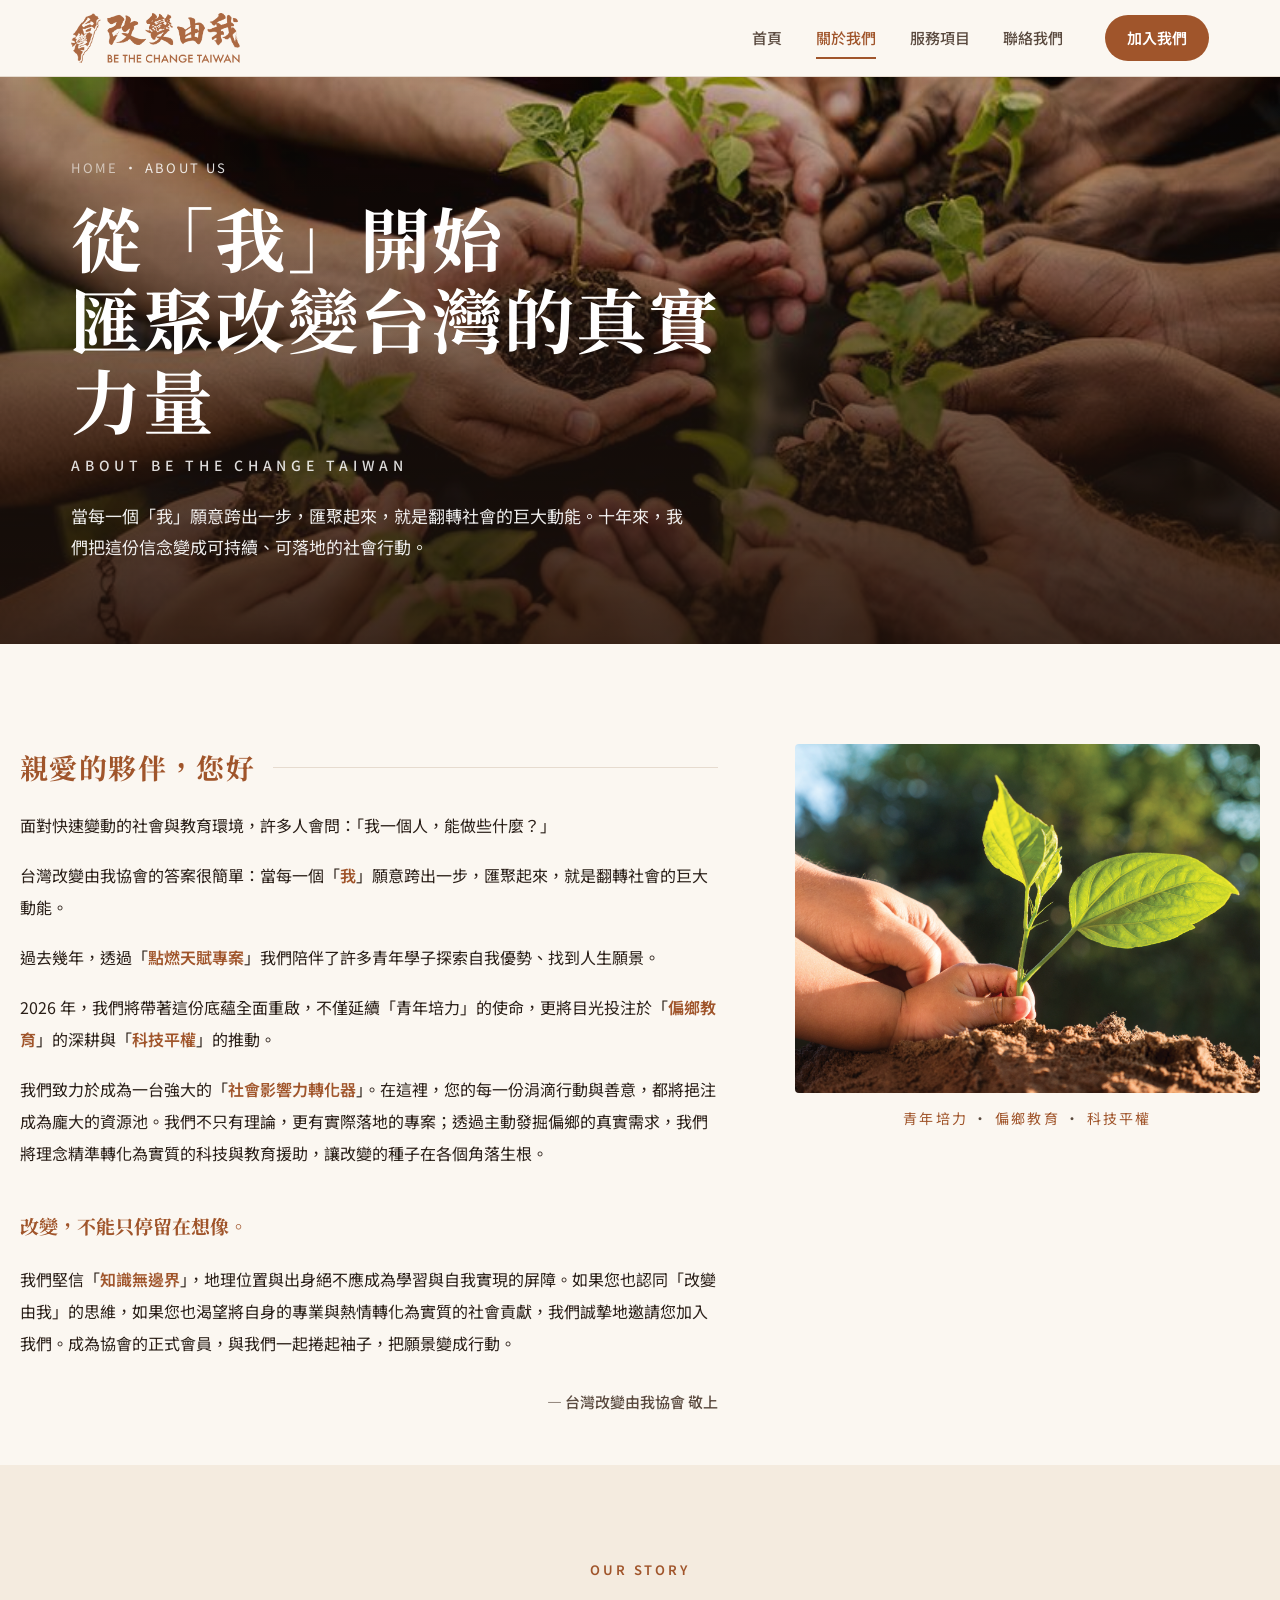
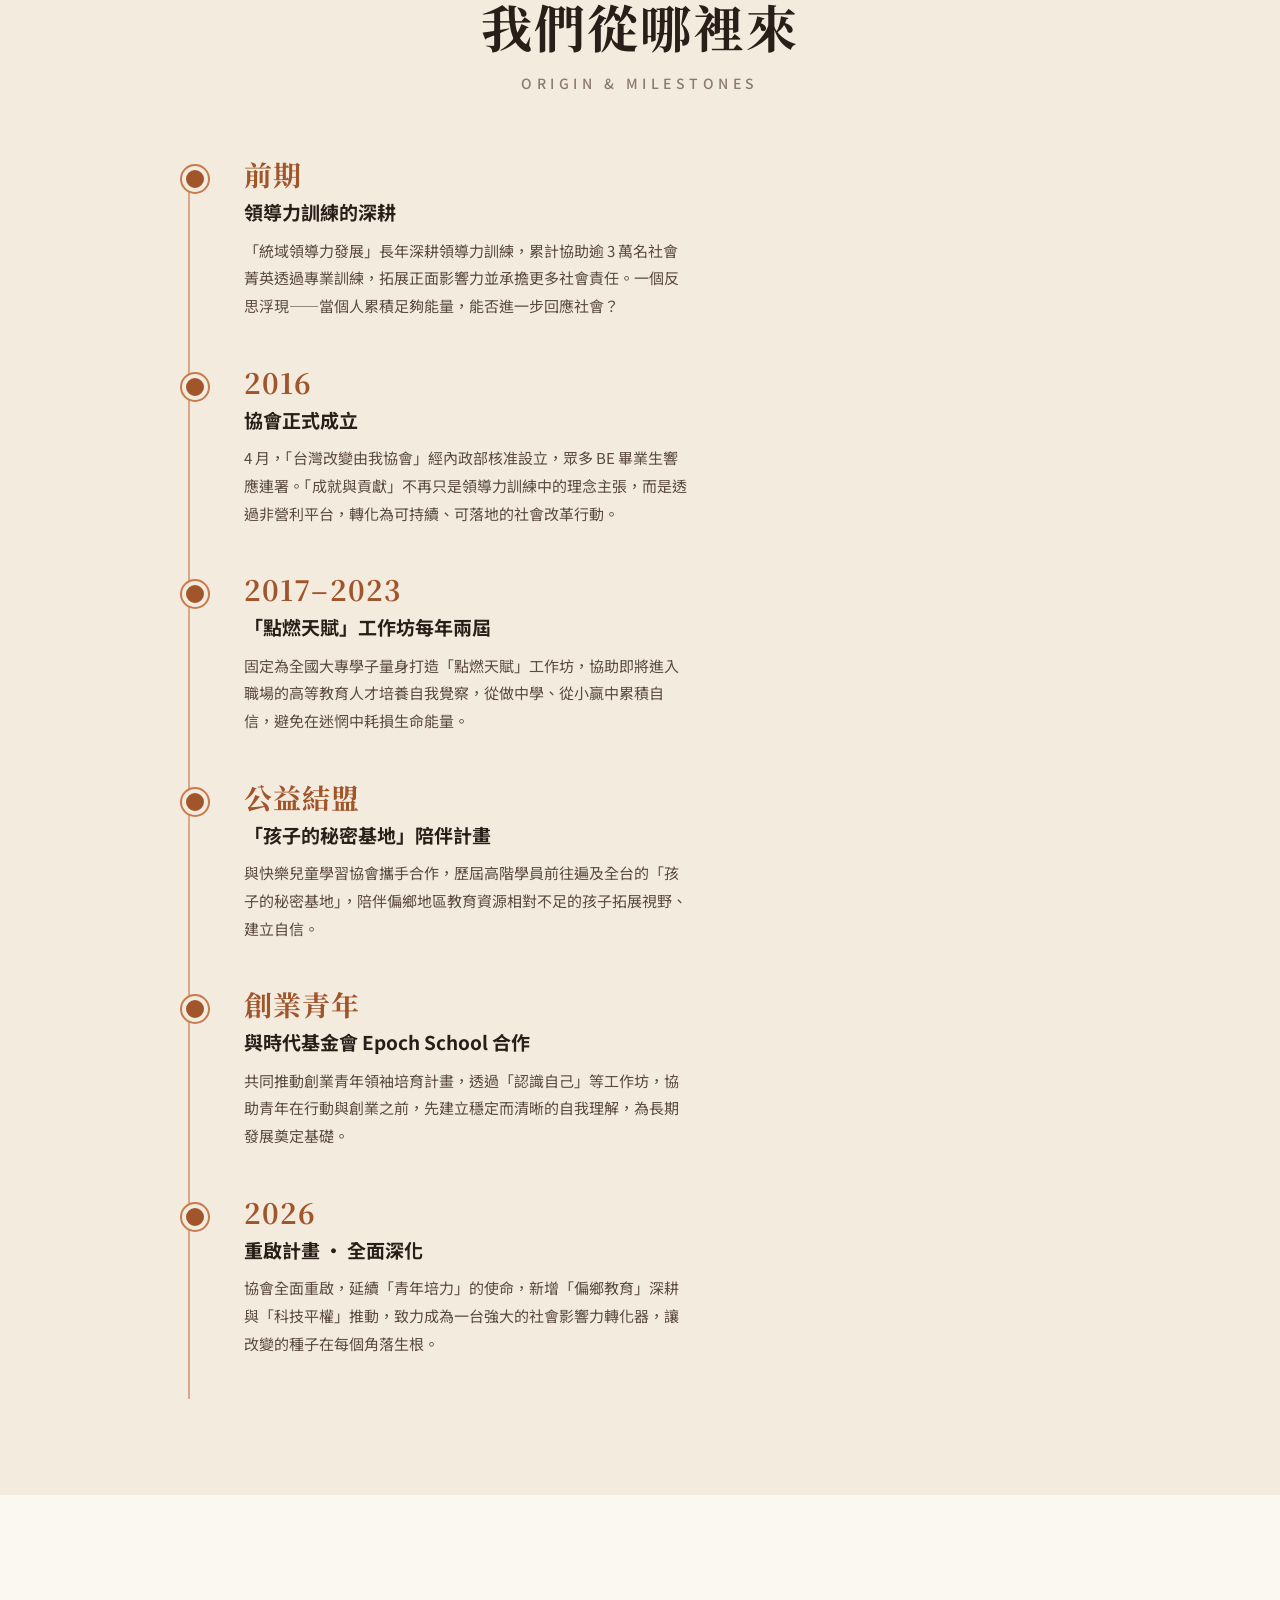
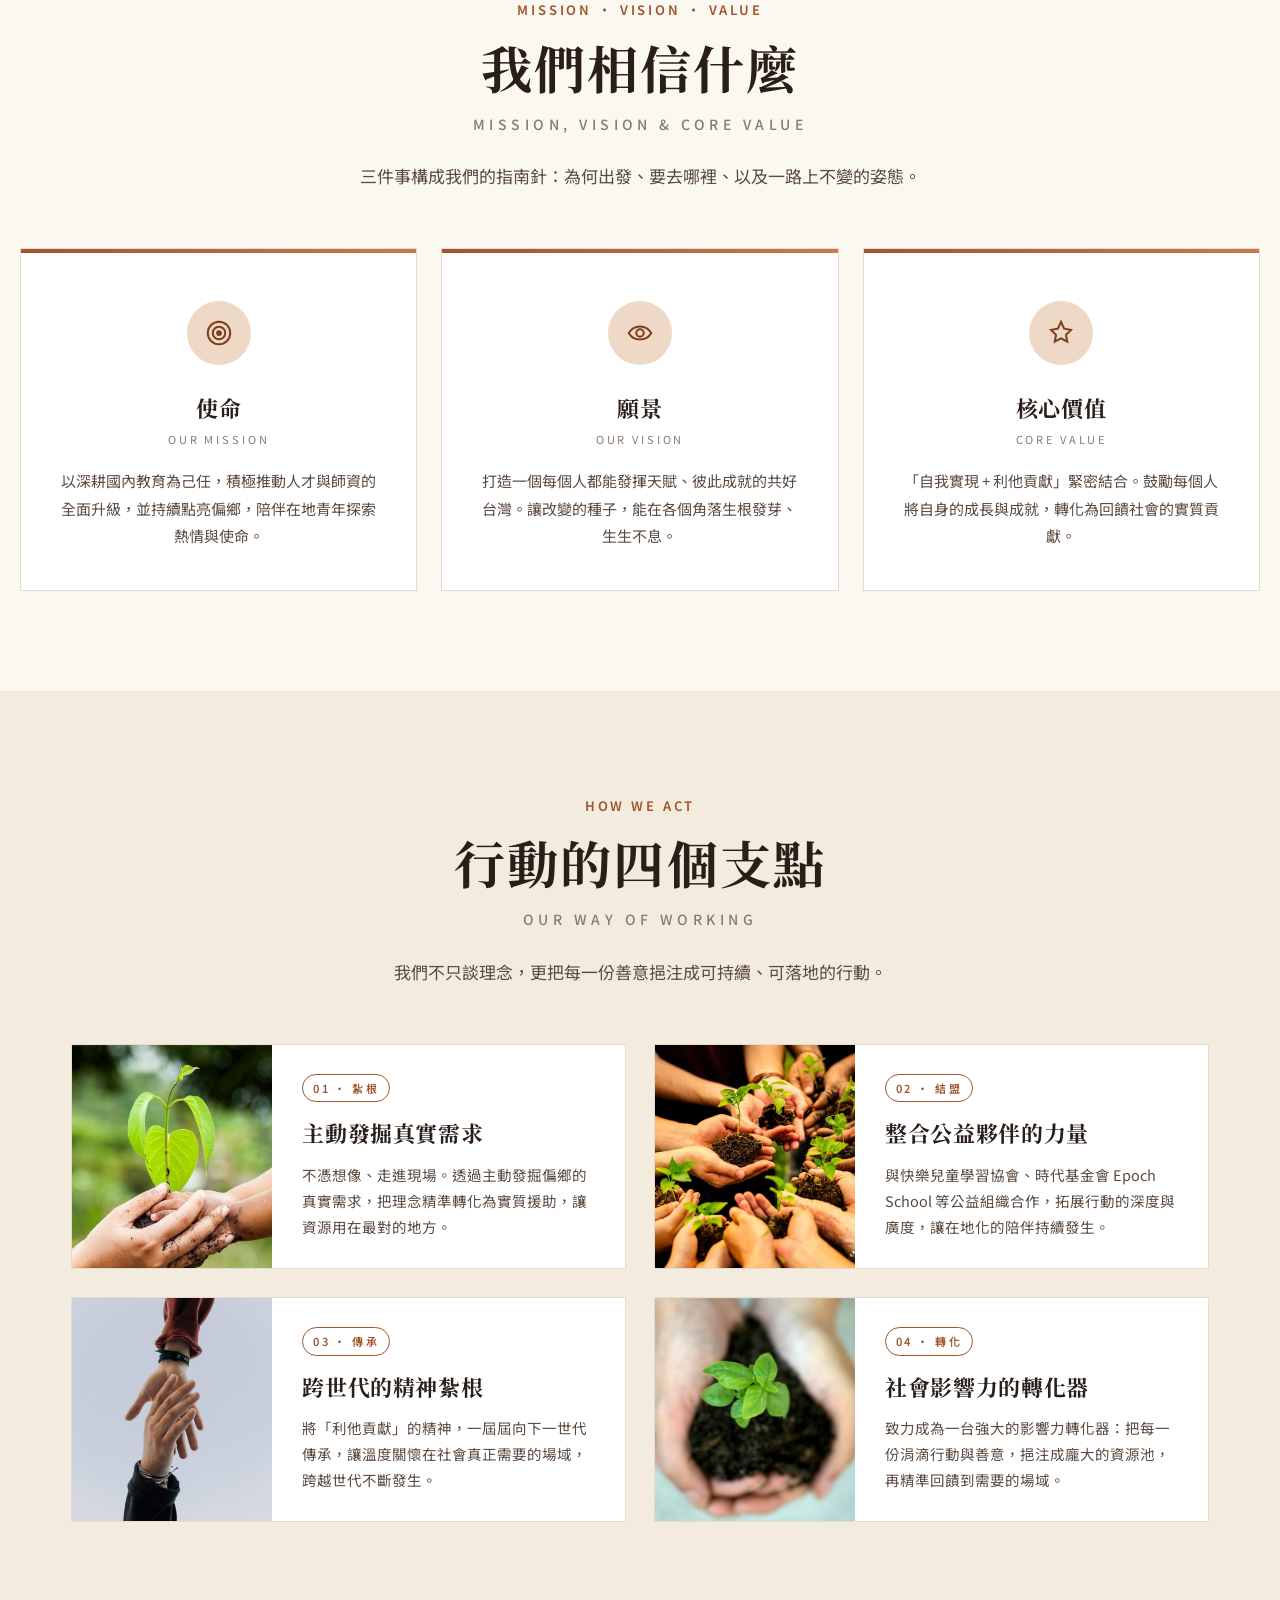
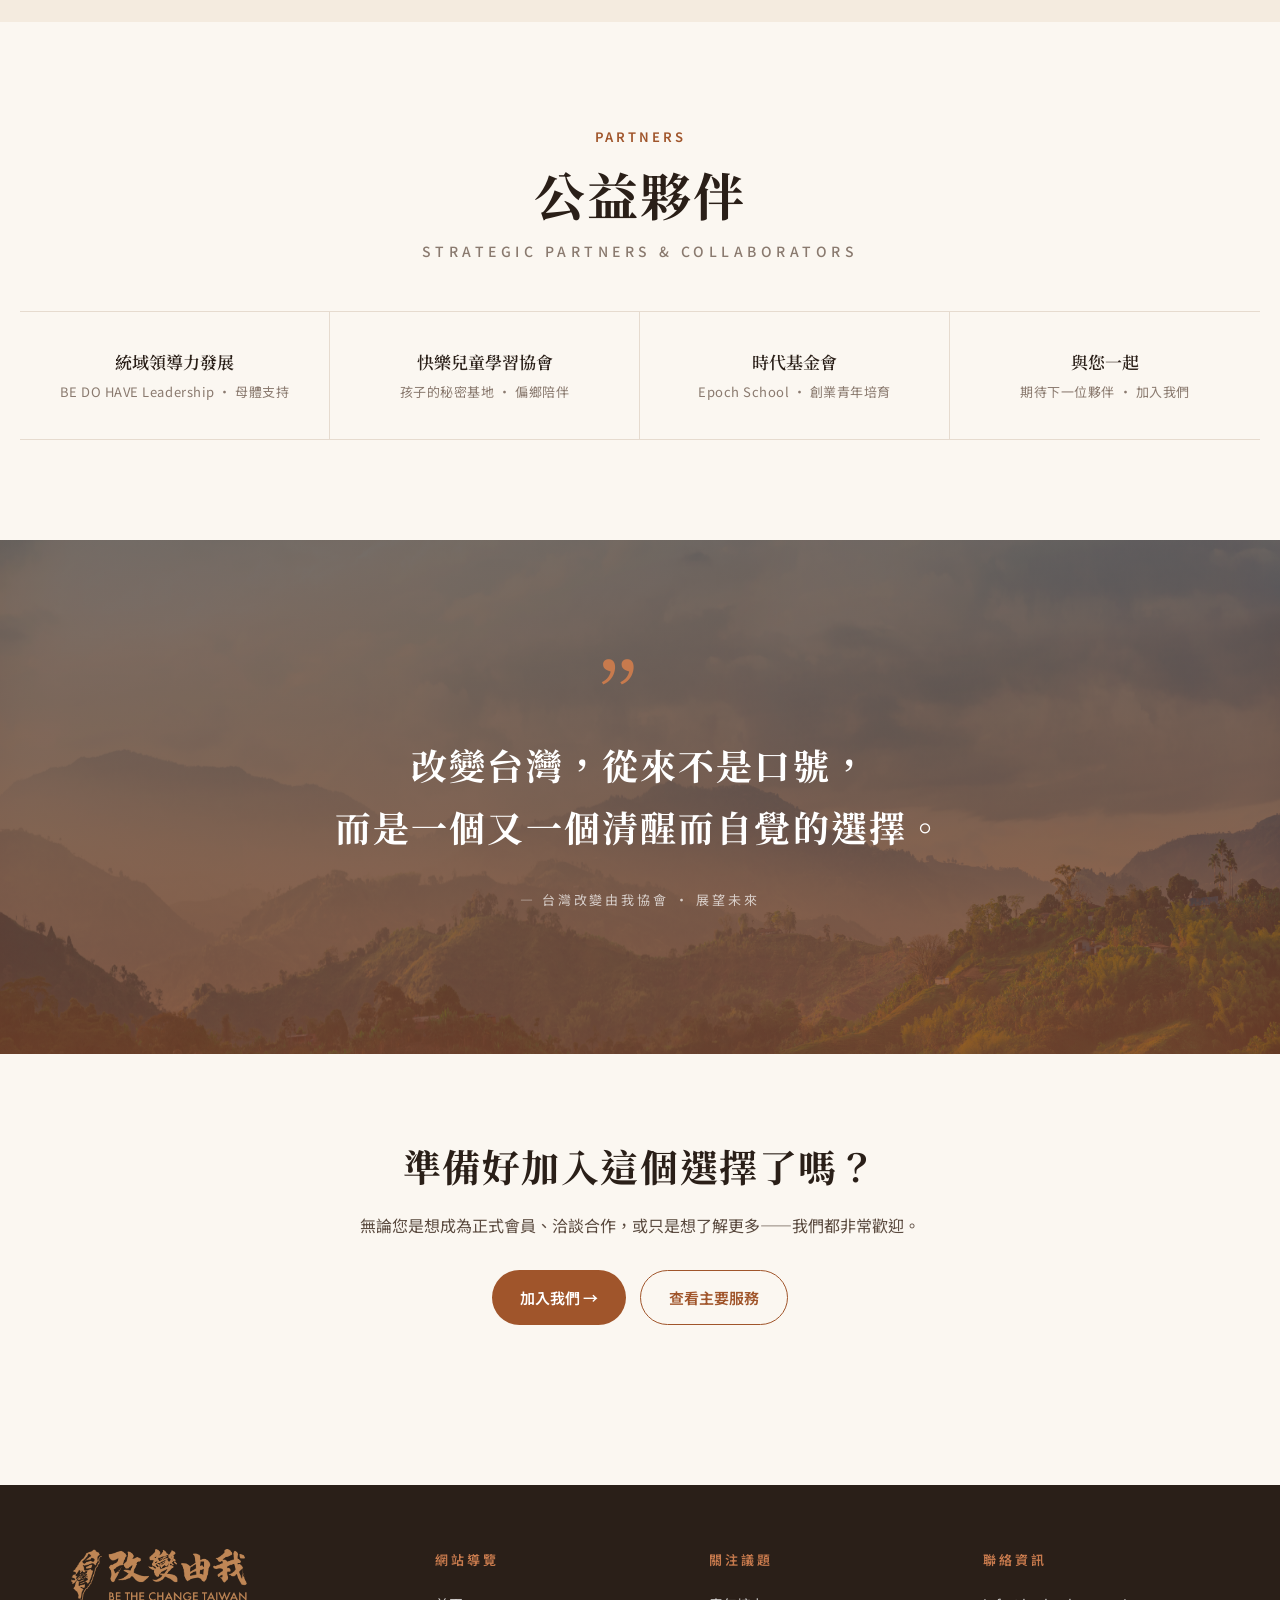
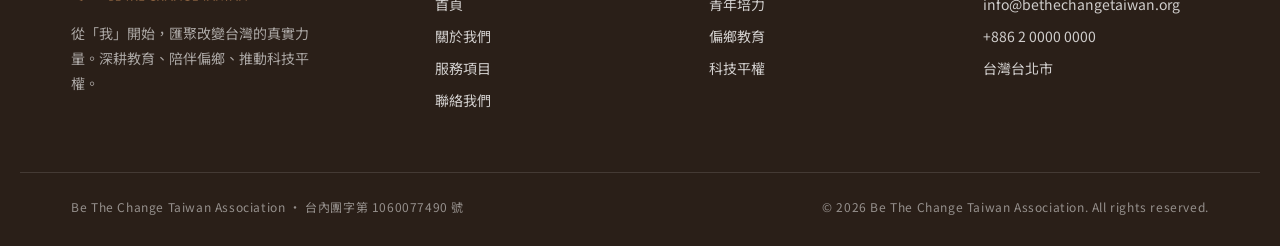
<file: about.html>
<!doctype html>
<html lang="zh-Hant">
<head>
<meta charset="utf-8">
<title>關於協會 · 台灣改變由我協會</title>
<meta name="viewport" content="width=device-width,initial-scale=1">
<link rel="preconnect" href="https://fonts.googleapis.com">
<link rel="preconnect" href="https://fonts.gstatic.com" crossorigin>
<link href="https://fonts.googleapis.com/css2?family=Noto+Sans+TC:wght@300;400;500;600;700&family=Noto+Serif+TC:wght@500;600;700&display=swap" rel="stylesheet">
<link rel="stylesheet" href="assets/site.css">
<style>

  /* ───────── Intro letter (mirrors homepage.pdf "親愛的夥伴，您好") ───────── */
  .intro { padding: 100px 0 30px; }
  .intro .grid {
    display: grid; grid-template-columns: 1.5fr 1fr; gap: clamp(36px, 6vw, 80px);
    align-items: flex-start;
  }
  @media (max-width: 880px){ .intro .grid { grid-template-columns: 1fr; } }
  .intro h2.greeting {
    font-family: "Noto Serif TC", serif;
    color: var(--brand); font-size: clamp(22px, 2.4vw, 28px);
    font-weight: 700; margin: 0 0 8px;
    letter-spacing: 0.05em;
    display: flex; align-items: center; gap: 18px;
  }
  .intro h2.greeting::after {
    content: ""; flex: 1; height: 1px; background: var(--line);
  }
  .intro p { color: var(--ink); font-size: 16px; line-height: 2.0; margin: 18px 0; }
  .intro p .accent { color: var(--brand); font-weight: 600; }
  .intro .turn {
    color: var(--brand); font-family: "Noto Serif TC", serif;
    font-weight: 700; font-size: 19px;
    margin: 38px 0 14px;
  }
  .intro .sign {
    text-align: right; color: var(--ink-soft); font-size: 15px;
    margin-top: 28px; font-weight: 500;
  }
  .intro .figure {
    position: sticky; top: 110px;
  }
  .intro .figure .photo {
    aspect-ratio: 4/3; background-size: cover; background-position: center;
    border-radius: 4px;
  }
  .intro .figure .cap {
    font-size: 14px; color: var(--ink-soft); margin-top: 14px;
    text-align: center; letter-spacing: 0.16em;
  }
  .intro .figure .cap span { color: var(--brand); }

  /* ───────── Story timeline ───────── */
  .story { padding: 90px 0; background: var(--paper-2); }
  .story .head { text-align: center; max-width: 720px; margin: 0 auto 64px; }
  .story .head .eyebrow { justify-content: center; }
  .story .head .eyebrow::before { display: none; }
  .timeline {
    position: relative;
    max-width: 920px; margin: 0 auto;
    padding-left: 36px;
  }
  .timeline::before {
    content: ""; position: absolute; left: 8px; top: 6px; bottom: 6px; width: 2px;
    background: var(--brand-soft); opacity: 0.6;
  }
  .tl-item { position: relative; padding: 0 0 48px 28px; }
  .tl-item::before {
    content: ""; position: absolute; left: -34px; top: 6px;
    width: 18px; height: 18px; border-radius: 50%;
    background: var(--brand); border: 4px solid var(--paper-2);
    box-shadow: 0 0 0 2px var(--brand-soft);
  }
  .tl-item .year {
    font-family: "Noto Serif TC", serif;
    font-size: 28px; color: var(--brand); font-weight: 700;
    line-height: 1; letter-spacing: 0.04em;
  }
  .tl-item h3 {
    margin: 8px 0 8px;
    font-size: 19px; font-weight: 700; color: var(--ink);
  }
  .tl-item p { margin: 0; color: var(--ink-soft); font-size: 15px; line-height: 1.85; max-width: 56ch; }

  /* ───────── Mission/Vision/Value triad ───────── */
  .triad { padding: 100px 0; }
  .triad .head { text-align: center; max-width: 760px; margin: 0 auto 56px; }
  .triad .head .eyebrow { justify-content: center; }
  .triad .head .eyebrow::before { display: none; }
  .mvv {
    display: grid; grid-template-columns: repeat(3, 1fr); gap: 24px;
  }
  @media (max-width: 880px){ .mvv { grid-template-columns: 1fr; } }
  .mvv .card {
    background: var(--white);
    border: 1px solid var(--line);
    padding: 40px 36px;
    text-align: center;
    position: relative;
    overflow: hidden;
  }
  .mvv .card::before {
    content: ""; position: absolute; top: 0; left: 0; right: 0; height: 4px;
    background: linear-gradient(90deg, var(--brand) 0%, var(--brand-soft) 100%);
  }
  .mvv .ico {
    width: 64px; height: 64px; border-radius: 50%;
    background: var(--brand-tint); color: var(--brand-deep);
    display: inline-flex; align-items: center; justify-content: center;
    margin: 12px 0 24px;
  }
  .mvv .card h3 {
    font-family: "Noto Serif TC", serif;
    font-size: 22px; color: var(--ink); margin: 0;
    font-weight: 700; letter-spacing: 0.04em;
  }
  .mvv .card .en { font-size: 11px; letter-spacing: 0.26em; color: var(--ink-mute); margin: 4px 0 18px; text-transform: uppercase; }
  .mvv .card p { color: var(--ink-soft); font-size: 15px; line-height: 1.85; margin: 0; }

  /* ───────── Action quadrant ───────── */
  .action { padding: 100px 0; background: var(--paper-2); }
  .action .head { text-align: center; max-width: 760px; margin: 0 auto 56px; }
  .action .head .eyebrow { justify-content: center; }
  .action .head .eyebrow::before { display: none; }
  .acts {
    display: grid; grid-template-columns: 1fr 1fr; gap: 28px;
  }
  @media (max-width: 880px){ .acts { grid-template-columns: 1fr; } }
  .act {
    display: grid; grid-template-columns: 200px 1fr; gap: 0;
    background: var(--white); border: 1px solid var(--line);
    overflow: hidden;
  }
  @media (max-width: 540px){ .act { grid-template-columns: 1fr; } .act .img { aspect-ratio: 16/9; } }
  .act .img {
    background-size: cover; background-position: center;
    min-height: 200px;
  }
  .act .body { padding: 28px 30px; }
  .act .body .tag {
    display: inline-block; font-size: 11px; letter-spacing: 0.22em;
    color: var(--brand); font-weight: 600; text-transform: uppercase;
    border: 1px solid var(--brand); padding: 4px 10px; border-radius: 999px;
    margin-bottom: 12px;
  }
  .act .body h3 {
    font-family: "Noto Serif TC", serif;
    font-size: 22px; color: var(--ink); margin: 0 0 10px;
    font-weight: 700; letter-spacing: 0.03em;
  }
  .act .body p { margin: 0; color: var(--ink-soft); font-size: 14.5px; line-height: 1.8; }

  /* ───────── Partners ───────── */
  .partners { padding: 100px 0; }
  .partners .head { text-align: center; margin-bottom: 48px; }
  .partners .head .eyebrow { justify-content: center; }
  .partners .head .eyebrow::before { display: none; }
  .partner-row {
    display: grid; grid-template-columns: repeat(4, 1fr); gap: 0;
    border-top: 1px solid var(--line);
    border-bottom: 1px solid var(--line);
  }
  @media (max-width: 720px){ .partner-row { grid-template-columns: repeat(2, 1fr); } }
  .partner {
    text-align: center; padding: 36px 20px;
    border-right: 1px solid var(--line);
  }
  .partner:last-child { border-right: none; }
  @media (max-width: 720px){
    .partner:nth-child(2n){ border-right: none; }
    .partner:nth-child(1), .partner:nth-child(2){ border-bottom: 1px solid var(--line); }
  }
  .partner .name {
    font-family: "Noto Serif TC", serif;
    font-size: 17px; color: var(--ink); font-weight: 600;
    margin-bottom: 4px;
  }
  .partner .desc { font-size: 13px; color: var(--ink-mute); letter-spacing: 0.04em; }

  /* ───────── Future quote ───────── */
  .future {
    position: relative; padding: 130px 0;
    color: var(--white); overflow: hidden; text-align: center;
  }
  .future .bg { position: absolute; inset: 0; background: url("assets/mountains.png") center/cover no-repeat; }
  .future .scrim { position: absolute; inset: 0; background: linear-gradient(180deg, rgba(42,31,24,0.65) 0%, rgba(124,63,30,0.78) 100%); }
  .future .inner { position: relative; z-index: 2; max-width: 860px; margin: 0 auto; padding: 0 var(--gut); }
  .future .quote-mark {
    font-family: "Noto Serif TC", serif;
    font-size: 90px; line-height: 0.6; color: var(--brand-soft);
    margin-bottom: 10px;
  }
  .future h2 {
    font-family: "Noto Serif TC", serif;
    font-size: clamp(24px, 3vw, 36px);
    font-weight: 700; line-height: 1.7;
    margin: 0 0 32px; letter-spacing: 0.06em;
  }
  .future .by { font-size: 13px; letter-spacing: 0.22em; color: rgba(255,255,255,0.7); text-transform: uppercase; }

  /* ───────── CTA ───────── */
  .cta-band { padding: 80px 0; text-align: center; }
  .cta-band h2 {
    font-family: "Noto Serif TC", serif;
    font-size: clamp(26px, 3vw, 38px); color: var(--ink); font-weight: 700;
    margin: 0 0 14px; letter-spacing: 0.04em;
  }
  .cta-band p { color: var(--ink-soft); font-size: 16px; margin: 0 0 30px; }
  .cta-band .row { display: flex; gap: 14px; justify-content: center; flex-wrap: wrap; }

</style>
</head>
<body>

<!-- TOP BAR -->
<header class="topbar">
  <div class="topbar-inner">
    <a href="index.html" class="brand-mark" aria-label="台灣改變由我協會 Be The Change Taiwan"><img class="logo" src="assets/logo.png" alt="台灣改變由我協會 · Be The Change Taiwan"></a>
    <nav class="primary">
      <a href="index.html">首頁</a>
      <a href="about.html" class="active">關於我們</a>
      <a href="services.html">服務項目</a>
      <a href="index.html#contact">聯絡我們</a>
      <a href="index.html#contact" class="nav-cta">加入我們</a>
    </nav>
  </div>
</header>

<!-- PAGE HERO -->
<section class="page-hero">
  <div class="bg" style="background-image:url('assets/hero-seedling.jpg')"></div>
  <div class="scrim"></div>
  <div class="scrim-warm"></div>
  <div class="inner">
    <div class="breadcrumbs"><a href="index.html">Home</a> · About Us</div>
    <h1>從「我」開始<br>匯聚改變台灣的真實力量</h1>
    <p class="hero-en">About Be The Change Taiwan</p>
    <p class="hero-lead">當每一個「我」願意跨出一步，匯聚起來，就是翻轉社會的巨大動能。十年來，我們把這份信念變成可持續、可落地的社會行動。</p>
  </div>
</section>

<!-- INTRO LETTER -->
<section class="intro wrap">
  <div class="grid">
    <article>
      <h2 class="greeting">親愛的夥伴，您好</h2>
      <p>面對快速變動的社會與教育環境，許多人會問：「我一個人，能做些什麼？」</p>
      <p>台灣改變由我協會的答案很簡單：當每一個「<span class="accent">我</span>」願意跨出一步，匯聚起來，就是翻轉社會的巨大動能。</p>
      <p>過去幾年，透過「<span class="accent">點燃天賦專案</span>」我們陪伴了許多青年學子探索自我優勢、找到人生願景。</p>
      <p>2026 年，我們將帶著這份底蘊全面重啟，不僅延續「青年培力」的使命，更將目光投注於「<span class="accent">偏鄉教育</span>」的深耕與「<span class="accent">科技平權</span>」的推動。</p>
      <p>我們致力於成為一台強大的「<span class="accent">社會影響力轉化器</span>」。在這裡，您的每一份涓滴行動與善意，都將挹注成為龐大的資源池。我們不只有理論，更有實際落地的專案；透過主動發掘偏鄉的真實需求，我們將理念精準轉化為實質的科技與教育援助，讓改變的種子在各個角落生根。</p>

      <p class="turn">改變，不能只停留在想像。</p>

      <p>我們堅信「<span class="accent">知識無邊界</span>」，地理位置與出身絕不應成為學習與自我實現的屏障。如果您也認同「改變由我」的思維，如果您也渴望將自身的專業與熱情轉化為實質的社會貢獻，我們誠摯地邀請您加入我們。成為協會的正式會員，與我們一起捲起袖子，把願景變成行動。</p>

      <p class="sign">— 台灣改變由我協會 敬上</p>
    </article>

    <aside class="figure">
      <div class="photo" style="background-image:url('assets/child-sprout.png')"></div>
      <div class="cap"><span>青年培力</span> · <span>偏鄉教育</span> · <span>科技平權</span></div>
    </aside>
  </div>
</section>

<!-- STORY TIMELINE -->
<section class="story">
  <div class="wrap">
    <div class="head">
      <span class="eyebrow">Our Story</span>
      <h2 class="section-title-cn">我們從哪裡來</h2>
      <p class="section-title-en">Origin &amp; Milestones</p>
    </div>
    <div class="timeline">
      <div class="tl-item">
        <div class="year">前期</div>
        <h3>領導力訓練的深耕</h3>
        <p>「統域領導力發展」長年深耕領導力訓練，累計協助逾 3 萬名社會菁英透過專業訓練，拓展正面影響力並承擔更多社會責任。一個反思浮現——當個人累積足夠能量，能否進一步回應社會？</p>
      </div>
      <div class="tl-item">
        <div class="year">2016</div>
        <h3>協會正式成立</h3>
        <p>4 月，「台灣改變由我協會」經內政部核准設立，眾多 BE 畢業生響應連署。「成就與貢獻」不再只是領導力訓練中的理念主張，而是透過非營利平台，轉化為可持續、可落地的社會改革行動。</p>
      </div>
      <div class="tl-item">
        <div class="year">2017–2023</div>
        <h3>「點燃天賦」工作坊每年兩屆</h3>
        <p>固定為全國大專學子量身打造「點燃天賦」工作坊，協助即將進入職場的高等教育人才培養自我覺察，從做中學、從小贏中累積自信，避免在迷惘中耗損生命能量。</p>
      </div>
      <div class="tl-item">
        <div class="year">公益結盟</div>
        <h3>「孩子的秘密基地」陪伴計畫</h3>
        <p>與快樂兒童學習協會攜手合作，歷屆高階學員前往遍及全台的「孩子的秘密基地」，陪伴偏鄉地區教育資源相對不足的孩子拓展視野、建立自信。</p>
      </div>
      <div class="tl-item">
        <div class="year">創業青年</div>
        <h3>與時代基金會 Epoch School 合作</h3>
        <p>共同推動創業青年領袖培育計畫，透過「認識自己」等工作坊，協助青年在行動與創業之前，先建立穩定而清晰的自我理解，為長期發展奠定基礎。</p>
      </div>
      <div class="tl-item">
        <div class="year">2026</div>
        <h3>重啟計畫 · 全面深化</h3>
        <p>協會全面重啟，延續「青年培力」的使命，新增「偏鄉教育」深耕與「科技平權」推動，致力成為一台強大的社會影響力轉化器，讓改變的種子在每個角落生根。</p>
      </div>
    </div>
  </div>
</section>

<!-- MISSION / VISION / VALUE -->
<section class="triad wrap">
  <div class="head">
    <span class="eyebrow">Mission · Vision · Value</span>
    <h2 class="section-title-cn">我們相信什麼</h2>
    <p class="section-title-en">Mission, Vision &amp; Core Value</p>
    <p class="section-lead">三件事構成我們的指南針：為何出發、要去哪裡、以及一路上不變的姿態。</p>
  </div>
  <div class="mvv">
    <div class="card">
      <div class="ico">
        <svg width="30" height="30" viewBox="0 0 24 24" fill="none" stroke="currentColor" stroke-width="1.6"><circle cx="12" cy="12" r="9"/><circle cx="12" cy="12" r="5"/><circle cx="12" cy="12" r="1.5" fill="currentColor"/></svg>
      </div>
      <h3>使命</h3>
      <div class="en">Our Mission</div>
      <p>以深耕國內教育為己任，積極推動人才與師資的全面升級，並持續點亮偏鄉，陪伴在地青年探索熱情與使命。</p>
    </div>
    <div class="card">
      <div class="ico">
        <svg width="30" height="30" viewBox="0 0 24 24" fill="none" stroke="currentColor" stroke-width="1.6"><path d="M3 12c4-7 14-7 18 0-4 7-14 7-18 0z"/><circle cx="12" cy="12" r="3"/></svg>
      </div>
      <h3>願景</h3>
      <div class="en">Our Vision</div>
      <p>打造一個每個人都能發揮天賦、彼此成就的共好台灣。讓改變的種子，能在各個角落生根發芽、生生不息。</p>
    </div>
    <div class="card">
      <div class="ico">
        <svg width="30" height="30" viewBox="0 0 24 24" fill="none" stroke="currentColor" stroke-width="1.6"><path d="M12 3l2.5 5.5L20 9.5l-4 4 1 5.5-5-2.7L7 19l1-5.5-4-4 5.5-1L12 3z"/></svg>
      </div>
      <h3>核心價值</h3>
      <div class="en">Core Value</div>
      <p>「自我實現 + 利他貢獻」緊密結合。鼓勵每個人將自身的成長與成就，轉化為回饋社會的實質貢獻。</p>
    </div>
  </div>
</section>

<!-- ACTION QUADRANT -->
<section class="action">
  <div class="wrap">
    <div class="head">
      <span class="eyebrow">How We Act</span>
      <h2 class="section-title-cn">行動的四個支點</h2>
      <p class="section-title-en">Our Way of Working</p>
      <p class="section-lead">我們不只談理念，更把每一份善意挹注成可持續、可落地的行動。</p>
    </div>
    <div class="acts">
      <div class="act">
        <div class="img" style="background-image:url('assets/seedlings.jpg')"></div>
        <div class="body">
          <span class="tag">01 · 紮根</span>
          <h3>主動發掘真實需求</h3>
          <p>不憑想像、走進現場。透過主動發掘偏鄉的真實需求，把理念精準轉化為實質援助，讓資源用在最對的地方。</p>
        </div>
      </div>
      <div class="act">
        <div class="img" style="background-image:url('assets/hands-many.jpg')"></div>
        <div class="body">
          <span class="tag">02 · 結盟</span>
          <h3>整合公益夥伴的力量</h3>
          <p>與快樂兒童學習協會、時代基金會 Epoch School 等公益組織合作，拓展行動的深度與廣度，讓在地化的陪伴持續發生。</p>
        </div>
      </div>
      <div class="act">
        <div class="img" style="background-image:url('assets/handshake.jpg')"></div>
        <div class="body">
          <span class="tag">03 · 傳承</span>
          <h3>跨世代的精神紮根</h3>
          <p>將「利他貢獻」的精神，一屆屆向下一世代傳承，讓溫度關懷在社會真正需要的場域，跨越世代不斷發生。</p>
        </div>
      </div>
      <div class="act">
        <div class="img" style="background-image:url('assets/sprout-hands.jpg')"></div>
        <div class="body">
          <span class="tag">04 · 轉化</span>
          <h3>社會影響力的轉化器</h3>
          <p>致力成為一台強大的影響力轉化器：把每一份涓滴行動與善意，挹注成龐大的資源池，再精準回饋到需要的場域。</p>
        </div>
      </div>
    </div>
  </div>
</section>

<!-- PARTNERS -->
<section class="partners wrap">
  <div class="head">
    <span class="eyebrow">Partners</span>
    <h2 class="section-title-cn">公益夥伴</h2>
    <p class="section-title-en">Strategic Partners &amp; Collaborators</p>
  </div>
  <div class="partner-row">
    <div class="partner">
      <div class="name">統域領導力發展</div>
      <div class="desc">BE DO HAVE Leadership · 母體支持</div>
    </div>
    <div class="partner">
      <div class="name">快樂兒童學習協會</div>
      <div class="desc">孩子的秘密基地 · 偏鄉陪伴</div>
    </div>
    <div class="partner">
      <div class="name">時代基金會</div>
      <div class="desc">Epoch School · 創業青年培育</div>
    </div>
    <div class="partner">
      <div class="name">與您一起</div>
      <div class="desc">期待下一位夥伴 · 加入我們</div>
    </div>
  </div>
</section>

<!-- FUTURE QUOTE -->
<section class="future">
  <div class="bg"></div>
  <div class="scrim"></div>
  <div class="inner">
    <div class="quote-mark">”</div>
    <h2>改變台灣，從來不是口號，<br>而是一個又一個清醒而自覺的選擇。</h2>
    <p class="by">— 台灣改變由我協會 · 展望未來</p>
  </div>
</section>

<!-- CTA -->
<section class="cta-band wrap">
  <h2>準備好加入這個選擇了嗎？</h2>
  <p>無論您是想成為正式會員、洽談合作，或只是想了解更多——我們都非常歡迎。</p>
  <div class="row">
    <a href="index.html#contact" class="btn btn-primary">加入我們 →</a>
    <a href="services.html" class="btn btn-outline">查看主要服務</a>
  </div>
</section>

<!-- FOOTER -->
<footer class="site-footer">
  <div class="wrap grid">
    <div class="footer-brand">
      <img class="logo-footer" src="assets/logo.png" alt="改變由我 BE THE CHANGE TAIWAN">
      <p>從「我」開始，匯聚改變台灣的真實力量。深耕教育、陪伴偏鄉、推動科技平權。</p>
    </div>
    <div>
      <h4>網站導覽</h4>
      <a href="index.html">首頁</a>
      <a href="about.html">關於我們</a>
      <a href="services.html">服務項目</a>
      <a href="index.html#contact">聯絡我們</a>
    </div>
    <div>
      <h4>關注議題</h4>
      <a href="services.html#youth">青年培力</a>
      <a href="services.html#rural">偏鄉教育</a>
      <a href="services.html#digital">科技平權</a>
    </div>
    <div>
      <h4>聯絡資訊</h4>
      <a>info@bethechangetaiwan.org</a>
      <a>+886 2 0000 0000</a>
      <a>台灣台北市</a>
    </div>
  </div>
  <div class="wrap bar">
    <span>Be The Change Taiwan Association · 台內團字第 1060077490 號</span>
    <span>© 2026 Be The Change Taiwan Association. All rights reserved.</span>
  </div>
</footer>

</body>
</html>
</file>
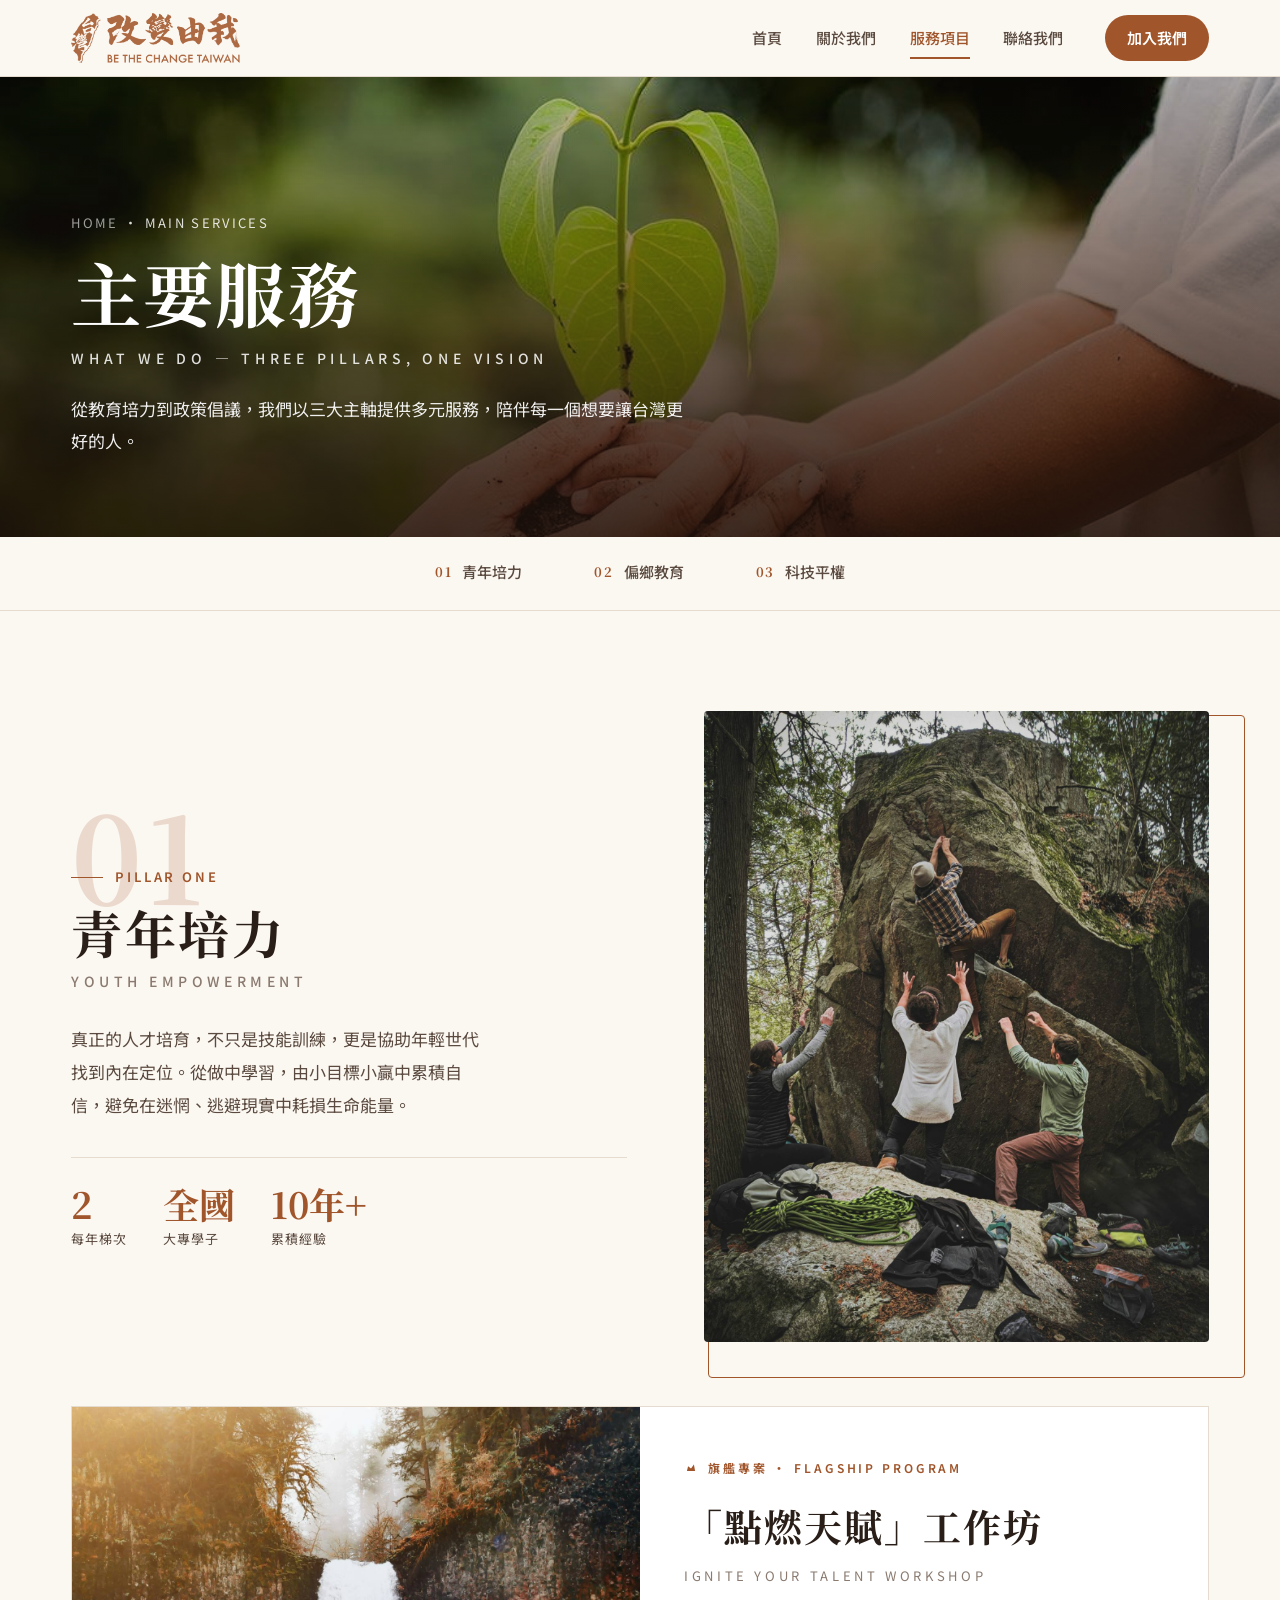
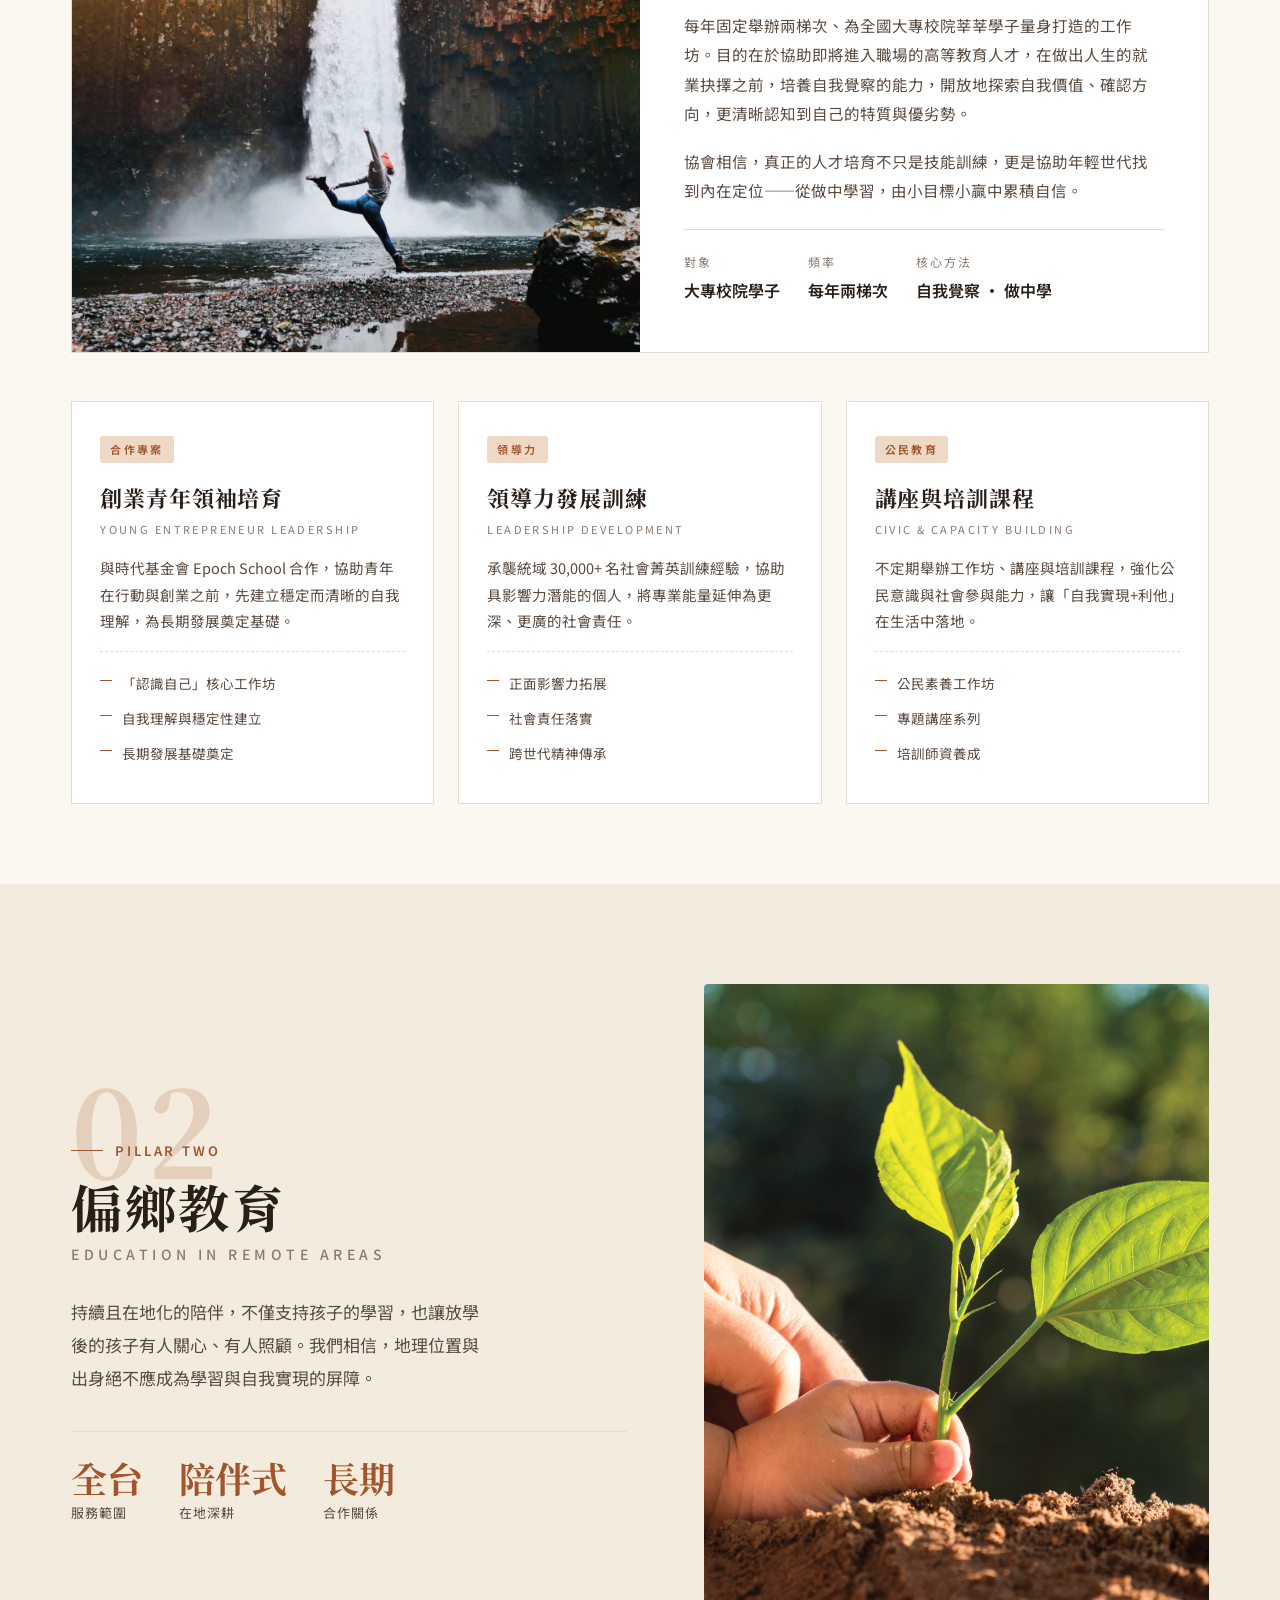
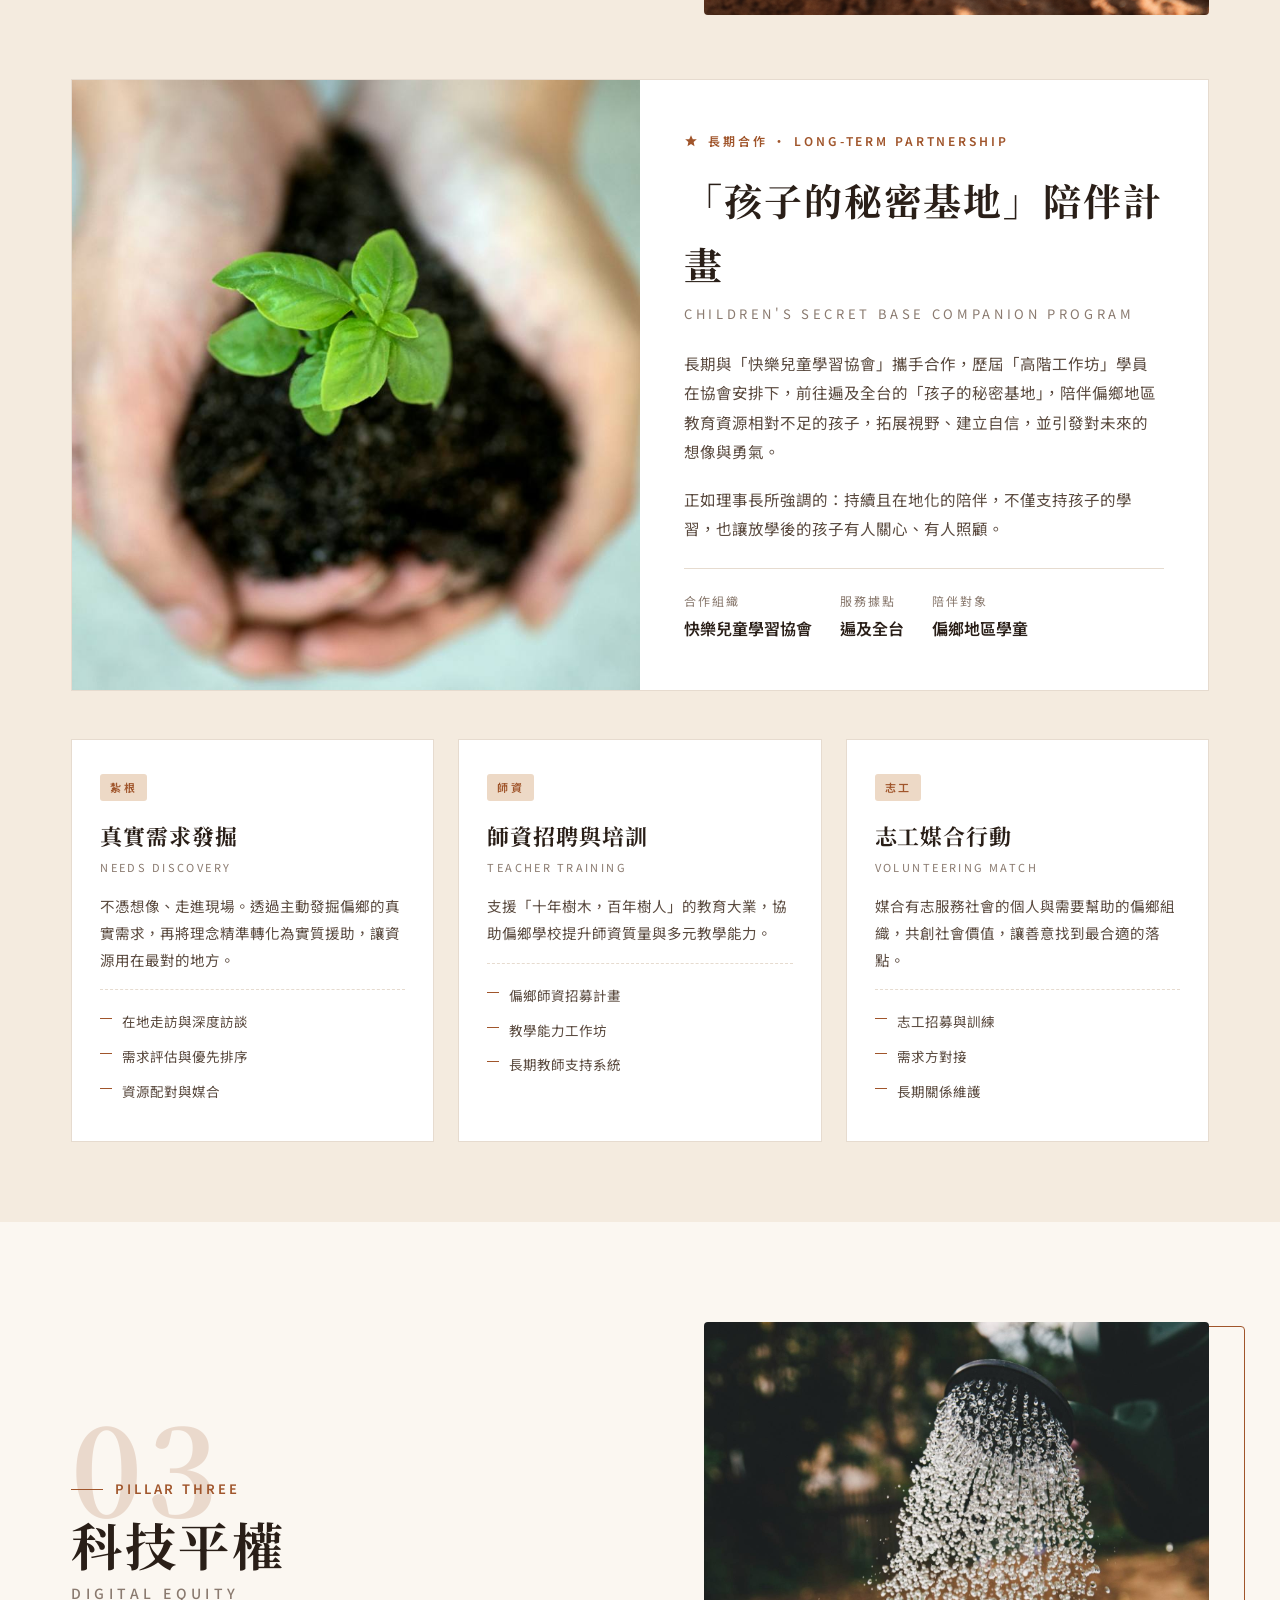
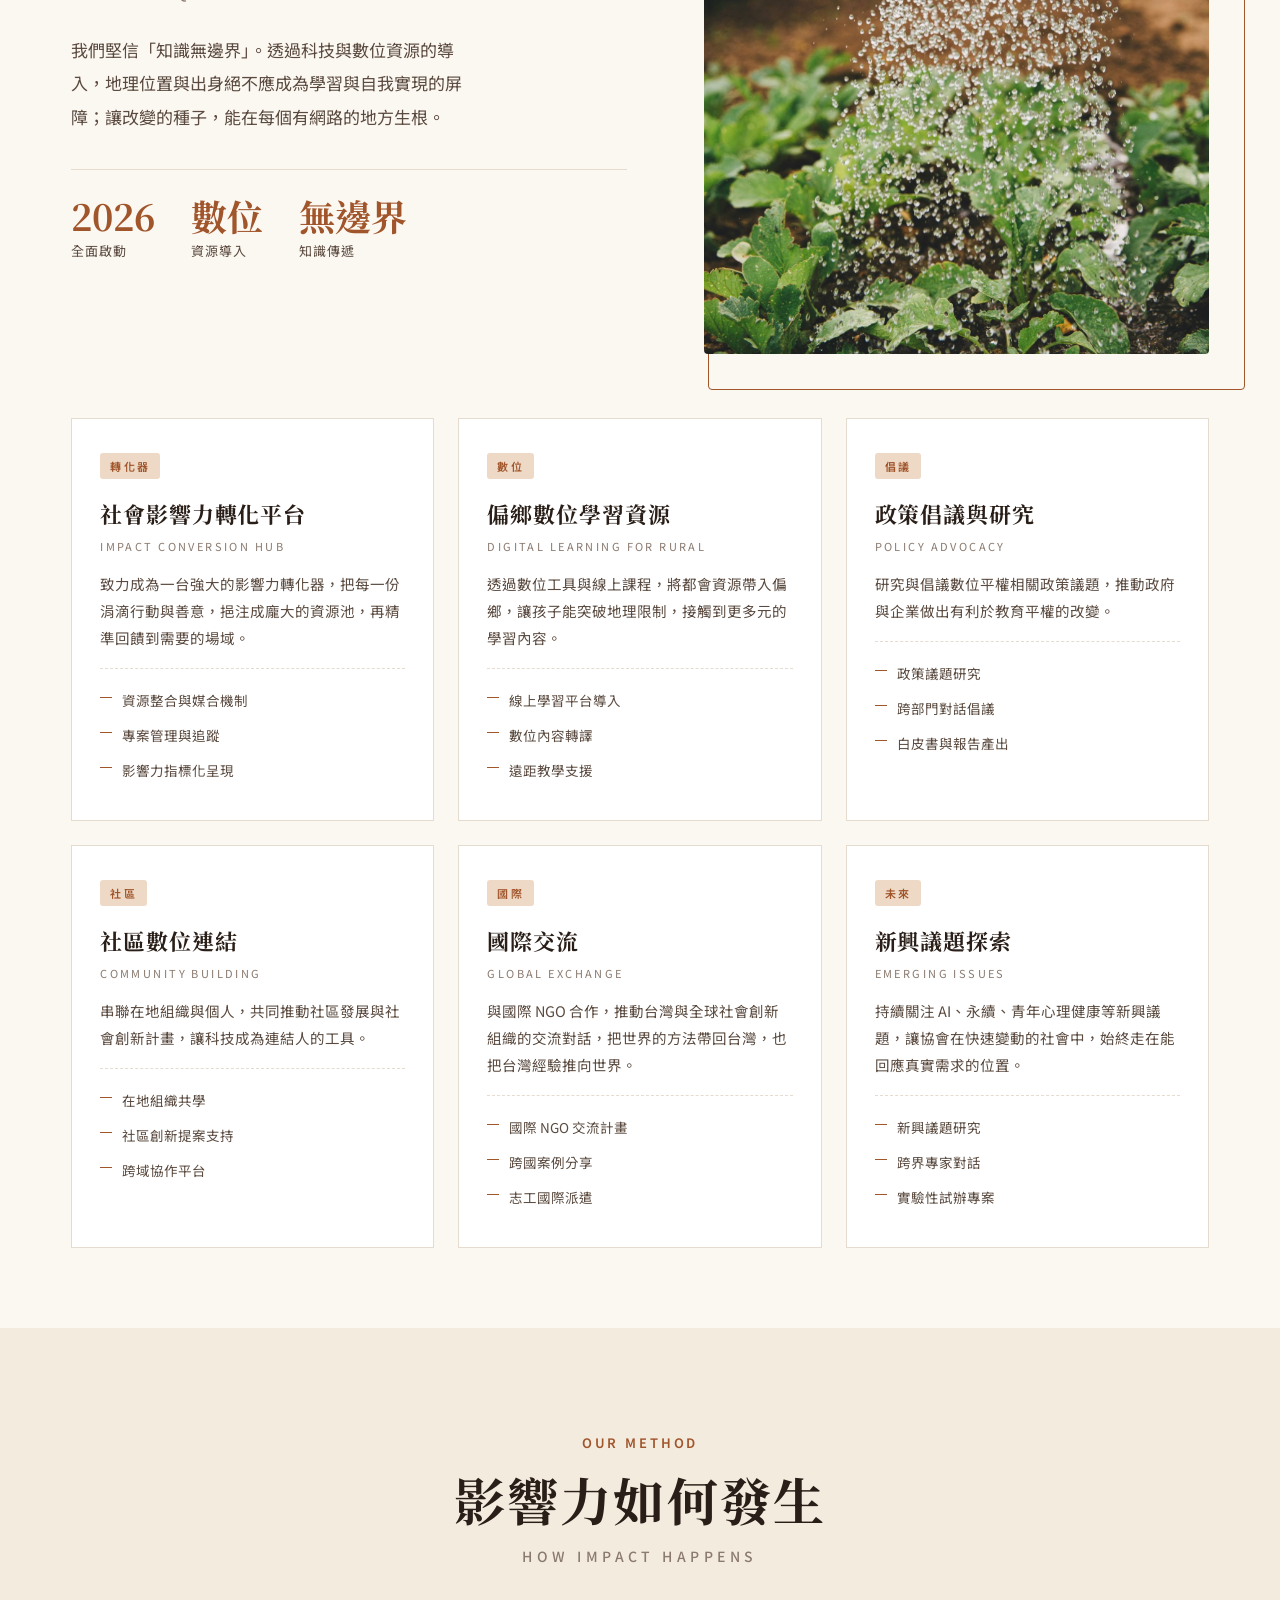
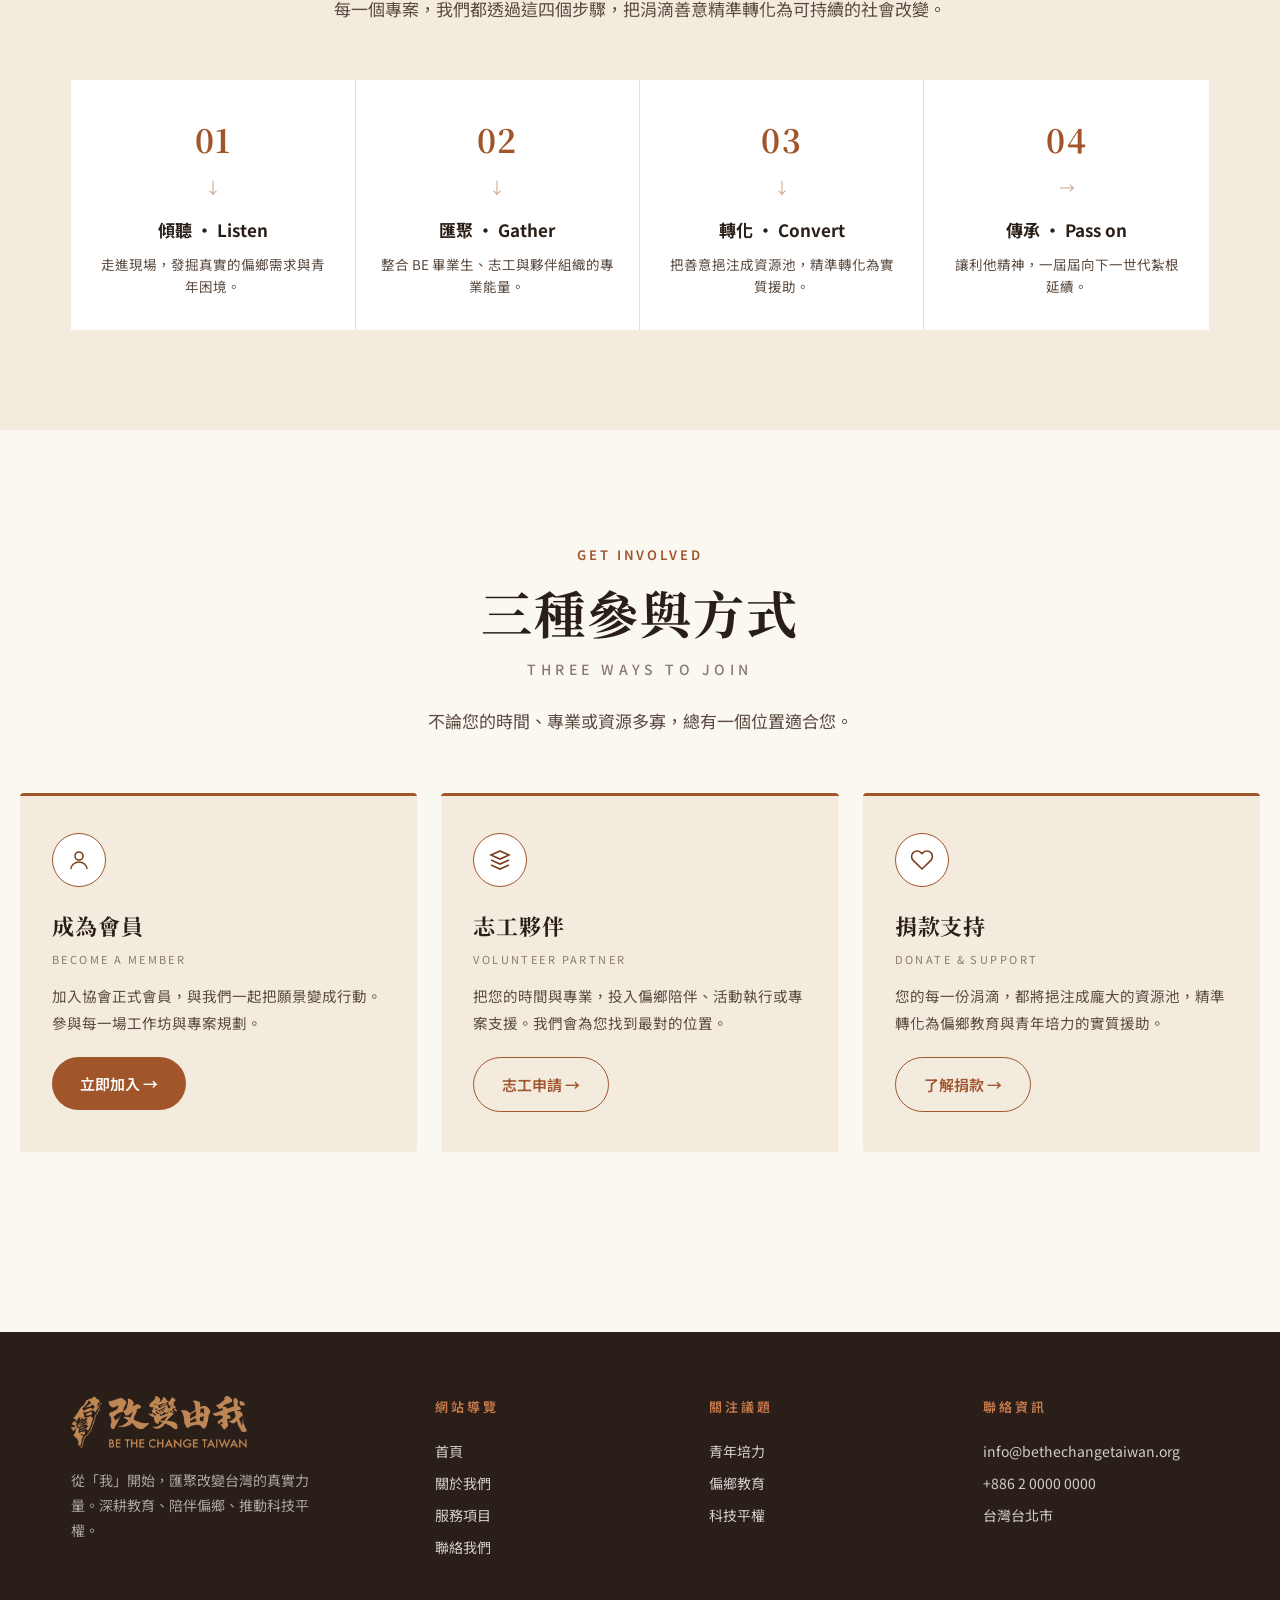
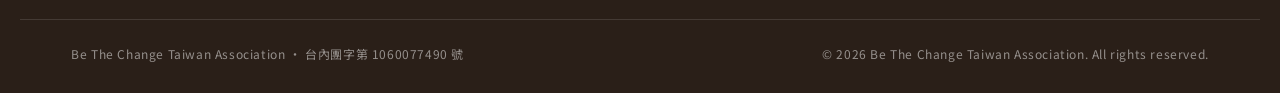
<file: services.html>
<!doctype html>
<html lang="zh-Hant">
<head>
<meta charset="utf-8">
<title>主要服務 · 台灣改變由我協會</title>
<meta name="viewport" content="width=device-width,initial-scale=1">
<link rel="preconnect" href="https://fonts.googleapis.com">
<link rel="preconnect" href="https://fonts.gstatic.com" crossorigin>
<link href="https://fonts.googleapis.com/css2?family=Noto+Sans+TC:wght@300;400;500;600;700&family=Noto+Serif+TC:wght@500;600;700&display=swap" rel="stylesheet">
<link rel="stylesheet" href="assets/site.css">
<style>

  /* ───────── Pillars nav (sticky tabs) ───────── */
  .pillar-nav {
    background: var(--paper);
    border-bottom: 1px solid var(--line);
    position: sticky; top: 76px; z-index: 30;
  }
  .pillar-nav .row {
    display: flex; justify-content: center; gap: 0;
    max-width: var(--maxw); margin: 0 auto;
  }
  .pillar-nav a {
    padding: 22px 36px;
    color: var(--ink-soft); font-weight: 500; font-size: 15px;
    border-bottom: 3px solid transparent;
    transition: all .2s;
    display: flex; align-items: center; gap: 10px;
  }
  .pillar-nav a:hover { color: var(--brand); }
  .pillar-nav a .num {
    font-family: "Noto Serif TC", serif;
    color: var(--brand); font-weight: 700; font-size: 13px; letter-spacing: 0.12em;
  }
  @media (max-width: 640px){
    .pillar-nav .row { gap: 0; }
    .pillar-nav a { padding: 16px 14px; font-size: 13px; flex: 1; justify-content: center; }
  }

  /* ───────── Pillar block ───────── */
  .pillar { padding: 100px 0 80px; scroll-margin-top: 150px; }
  .pillar.alt { background: var(--paper-2); }
  .pillar .header {
    display: grid; grid-template-columns: 1.1fr 1fr;
    gap: clamp(36px, 6vw, 80px); align-items: center;
    margin-bottom: 64px;
  }
  @media (max-width: 880px){ .pillar .header { grid-template-columns: 1fr; } }

  .pillar .left .pnum {
    font-family: "Noto Serif TC", serif;
    font-size: 120px; line-height: 0.85;
    color: var(--brand); opacity: 0.18;
    font-weight: 700;
    letter-spacing: 0.04em;
    margin-bottom: -50px;
  }
  .pillar .left .eyebrow { margin-top: 12px; }
  .pillar .left h2 {
    font-family: "Noto Serif TC", serif;
    font-size: clamp(34px, 4vw, 52px);
    color: var(--ink); font-weight: 700;
    margin: 14px 0 6px;
    letter-spacing: 0.05em;
    line-height: 1.2;
  }
  .pillar .left .en {
    font-size: 14px; letter-spacing: 0.32em;
    color: var(--ink-mute); text-transform: uppercase; font-weight: 500;
  }
  .pillar .left .lead {
    margin-top: 28px;
    font-size: 17px; line-height: 1.95; color: var(--ink-soft);
    max-width: 46ch;
  }
  .pillar .left .stats {
    display: flex; gap: 36px; margin-top: 36px; padding-top: 28px;
    border-top: 1px solid var(--line);
    background: transparent;
  }
  .pillar .left .stats .stat-box .n {
    font-family: "Noto Serif TC", serif;
    font-size: 36px; color: var(--brand); font-weight: 700; line-height: 1;
  }
  .pillar .left .stats .stat-box .l { font-size: 13px; color: var(--ink-soft); margin-top: 6px; letter-spacing: 0.08em; }

  .pillar .right .photo {
    aspect-ratio: 4/5;
    background-size: cover; background-position: center;
    border-radius: 4px;
    position: relative;
  }
  .pillar .right .photo::before {
    content: ""; position: absolute; inset: -16px;
    border: 1px solid var(--brand); border-radius: 4px; z-index: -1;
    transform: translate(20px, 20px);
  }

  /* Programs grid (sub-services under each pillar) */
  .programs {
    display: grid; grid-template-columns: repeat(3, 1fr); gap: 24px;
  }
  @media (max-width: 980px){ .programs { grid-template-columns: repeat(2, 1fr); } }
  @media (max-width: 640px){ .programs { grid-template-columns: 1fr; } }
  .program {
    background: var(--white);
    border: 1px solid var(--line);
    padding: 32px 28px;
    transition: border-color .25s, transform .25s;
    position: relative;
  }
  .program:hover { border-color: var(--brand); transform: translateY(-3px); }
  .program .tag {
    display: inline-block; font-size: 11px; letter-spacing: 0.22em;
    color: var(--brand); font-weight: 600;
    background: var(--brand-tint); padding: 4px 10px; border-radius: 3px;
    margin-bottom: 16px; text-transform: uppercase;
  }
  .program h3 {
    font-family: "Noto Serif TC", serif;
    margin: 0; font-size: 22px; color: var(--ink); font-weight: 700;
    letter-spacing: 0.04em;
  }
  .program .pen {
    font-size: 11px; letter-spacing: 0.22em; color: var(--ink-mute);
    text-transform: uppercase; margin: 4px 0 16px;
  }
  .program p { color: var(--ink-soft); font-size: 14.5px; line-height: 1.85; margin: 0 0 16px; }
  .program ul {
    margin: 0; padding-left: 0; list-style: none;
    border-top: 1px dashed var(--line); padding-top: 14px;
  }
  .program ul li {
    font-size: 13.5px; color: var(--ink-soft);
    padding: 6px 0 6px 22px; position: relative;
  }
  .program ul li::before {
    content: ""; position: absolute; left: 0; top: 14px;
    width: 12px; height: 1px; background: var(--brand);
  }

  /* Highlight project (點燃天賦) */
  .feature {
    background: var(--white);
    border: 1px solid var(--line);
    padding: 0;
    margin-bottom: 48px;
    overflow: hidden;
    display: grid; grid-template-columns: 1fr 1fr;
  }
  @media (max-width: 880px){ .feature { grid-template-columns: 1fr; } }
  .feature .img { background-size: cover; background-position: center; min-height: 360px; }
  .feature .body { padding: 48px 44px; align-self: center; }
  .feature .crown {
    display: inline-flex; align-items: center; gap: 10px;
    font-size: 12px; letter-spacing: 0.24em;
    color: var(--brand); font-weight: 600; text-transform: uppercase;
    margin-bottom: 16px;
  }
  .feature .crown svg { color: var(--brand); }
  .feature h3 {
    font-family: "Noto Serif TC", serif;
    font-size: clamp(28px, 3vw, 38px);
    color: var(--ink); font-weight: 700;
    margin: 0 0 6px; letter-spacing: 0.05em;
  }
  .feature .en {
    font-size: 13px; letter-spacing: 0.28em;
    color: var(--ink-mute); text-transform: uppercase; margin-bottom: 24px;
  }
  .feature p { color: var(--ink-soft); font-size: 15.5px; line-height: 1.9; margin: 0 0 18px; }
  .feature .meta {
    display: flex; flex-wrap: wrap; gap: 18px 28px;
    border-top: 1px solid var(--line); margin-top: 24px; padding-top: 22px;
  }
  .feature .meta .item .k { font-size: 12px; color: var(--ink-mute); letter-spacing: 0.16em; text-transform: uppercase; }
  .feature .meta .item .v { font-size: 16px; color: var(--ink); font-weight: 600; margin-top: 4px; }

  /* Method / Process bar */
  .method { padding: 100px 0; background: var(--paper-2); }
  .method .head { text-align: center; max-width: 760px; margin: 0 auto 56px; }
  .method .head .eyebrow { justify-content: center; }
  .method .head .eyebrow::before { display: none; }
  .steps {
    display: grid; grid-template-columns: repeat(4, 1fr); gap: 0;
    position: relative;
  }
  @media (max-width: 880px){ .steps { grid-template-columns: 1fr 1fr; } }
  @media (max-width: 480px){ .steps { grid-template-columns: 1fr; } }
  .step {
    padding: 32px 24px;
    border-right: 1px solid var(--line);
    text-align: center;
    background: var(--white);
  }
  .step:last-child { border-right: none; }
  .step .n {
    font-family: "Noto Serif TC", serif;
    font-size: 32px; color: var(--brand); font-weight: 700;
    letter-spacing: 0.04em;
  }
  .step .arrow {
    color: var(--brand); margin: 8px 0 14px; opacity: 0.5;
  }
  .step h4 {
    margin: 0 0 8px; font-size: 17px; color: var(--ink); font-weight: 700;
  }
  .step p { margin: 0; font-size: 13.5px; color: var(--ink-soft); line-height: 1.7; }

  /* Get involved CTA */
  .involve { padding: 110px 0 100px; }
  .involve .head { text-align: center; max-width: 760px; margin: 0 auto 56px; }
  .involve .head .eyebrow { justify-content: center; }
  .involve .head .eyebrow::before { display: none; }
  .ways {
    display: grid; grid-template-columns: repeat(3, 1fr); gap: 24px;
  }
  @media (max-width: 880px){ .ways { grid-template-columns: 1fr; } }
  .way {
    padding: 40px 32px;
    background: var(--paper-2);
    border-radius: 4px;
    position: relative;
    overflow: hidden;
  }
  .way::before {
    content: ""; position: absolute; top: 0; left: 0; right: 0; height: 3px;
    background: var(--brand);
  }
  .way .ico {
    width: 54px; height: 54px; border-radius: 50%;
    background: var(--white); color: var(--brand-deep);
    display: flex; align-items: center; justify-content: center;
    margin-bottom: 20px;
    border: 1px solid var(--brand);
  }
  .way h3 {
    font-family: "Noto Serif TC", serif;
    margin: 0 0 6px; font-size: 22px; font-weight: 700; color: var(--ink);
    letter-spacing: 0.04em;
  }
  .way .en { font-size: 11px; letter-spacing: 0.22em; color: var(--ink-mute); text-transform: uppercase; margin-bottom: 14px; }
  .way p { margin: 0 0 20px; font-size: 14.5px; color: var(--ink-soft); line-height: 1.85; }

</style>
</head>
<body>

<!-- TOP BAR -->
<header class="topbar">
  <div class="topbar-inner">
    <a href="index.html" class="brand-mark" aria-label="台灣改變由我協會 Be The Change Taiwan"><img class="logo" src="assets/logo.png" alt="台灣改變由我協會 · Be The Change Taiwan"></a>
    <nav class="primary">
      <a href="index.html">首頁</a>
      <a href="about.html">關於我們</a>
      <a href="services.html" class="active">服務項目</a>
      <a href="index.html#contact">聯絡我們</a>
      <a href="index.html#contact" class="nav-cta">加入我們</a>
    </nav>
  </div>
</header>

<!-- PAGE HERO -->
<section class="page-hero">
  <div class="bg" style="background-image:url('assets/seedlings.jpg')"></div>
  <div class="scrim"></div>
  <div class="scrim-warm"></div>
  <div class="inner">
    <div class="breadcrumbs"><a href="index.html">Home</a> · Main Services</div>
    <h1>主要服務</h1>
    <p class="hero-en">What We Do — Three Pillars, One Vision</p>
    <p class="hero-lead">從教育培力到政策倡議，我們以三大主軸提供多元服務，陪伴每一個想要讓台灣更好的人。</p>
  </div>
</section>

<!-- Pillar nav -->
<nav class="pillar-nav">
  <div class="row">
    <a href="#youth"><span class="num">01</span> 青年培力</a>
    <a href="#rural"><span class="num">02</span> 偏鄉教育</a>
    <a href="#digital"><span class="num">03</span> 科技平權</a>
  </div>
</nav>

<!-- =================== PILLAR 01 · YOUTH =================== -->
<section class="pillar" id="youth">
  <div class="wrap">
    <div class="header">
      <div class="left">
        <div class="pnum">01</div>
        <span class="eyebrow">Pillar One</span>
        <h2>青年培力</h2>
        <div class="en">Youth Empowerment</div>
        <p class="lead">真正的人才培育，不只是技能訓練，更是協助年輕世代找到內在定位。從做中學習，由小目標小贏中累積自信，避免在迷惘、逃避現實中耗損生命能量。</p>
        <div class="stats">
          <div class="stat-box"><div class="n">2</div><div class="l">每年梯次</div></div>
          <div class="stat-box"><div class="n">全國</div><div class="l">大專學子</div></div>
          <div class="stat-box"><div class="n">10年+</div><div class="l">累積經驗</div></div>
        </div>
      </div>
      <div class="right">
        <div class="photo" style="background-image:url('assets/climb.jpg')"></div>
      </div>
    </div>

    <!-- Feature project: 點燃天賦 -->
    <div class="feature">
      <div class="img" style="background-image:url('assets/waterfall.jpg')"></div>
      <div class="body">
        <div class="crown">
          <svg width="14" height="14" viewBox="0 0 24 24" fill="currentColor"><path d="M5 17l2-8 5 4 5-7 2 11H5z"/></svg>
          旗艦專案 · Flagship Program
        </div>
        <h3>「點燃天賦」工作坊</h3>
        <div class="en">Ignite Your Talent Workshop</div>
        <p>每年固定舉辦兩梯次、為全國大專校院莘莘學子量身打造的工作坊。目的在於協助即將進入職場的高等教育人才，在做出人生的就業抉擇之前，培養自我覺察的能力，開放地探索自我價值、確認方向，更清晰認知到自己的特質與優劣勢。</p>
        <p>協會相信，真正的人才培育不只是技能訓練，更是協助年輕世代找到內在定位——從做中學習，由小目標小贏中累積自信。</p>
        <div class="meta">
          <div class="item"><div class="k">對象</div><div class="v">大專校院學子</div></div>
          <div class="item"><div class="k">頻率</div><div class="v">每年兩梯次</div></div>
          <div class="item"><div class="k">核心方法</div><div class="v">自我覺察 · 做中學</div></div>
        </div>
      </div>
    </div>

    <!-- Sub-programs -->
    <div class="programs">
      <div class="program">
        <span class="tag">合作專案</span>
        <h3>創業青年領袖培育</h3>
        <div class="pen">Young Entrepreneur Leadership</div>
        <p>與時代基金會 Epoch School 合作，協助青年在行動與創業之前，先建立穩定而清晰的自我理解，為長期發展奠定基礎。</p>
        <ul>
          <li>「認識自己」核心工作坊</li>
          <li>自我理解與穩定性建立</li>
          <li>長期發展基礎奠定</li>
        </ul>
      </div>
      <div class="program">
        <span class="tag">領導力</span>
        <h3>領導力發展訓練</h3>
        <div class="pen">Leadership Development</div>
        <p>承襲統域 30,000+ 名社會菁英訓練經驗，協助具影響力潛能的個人，將專業能量延伸為更深、更廣的社會責任。</p>
        <ul>
          <li>正面影響力拓展</li>
          <li>社會責任落實</li>
          <li>跨世代精神傳承</li>
        </ul>
      </div>
      <div class="program">
        <span class="tag">公民教育</span>
        <h3>講座與培訓課程</h3>
        <div class="pen">Civic &amp; Capacity Building</div>
        <p>不定期舉辦工作坊、講座與培訓課程，強化公民意識與社會參與能力，讓「自我實現+利他」在生活中落地。</p>
        <ul>
          <li>公民素養工作坊</li>
          <li>專題講座系列</li>
          <li>培訓師資養成</li>
        </ul>
      </div>
    </div>
  </div>
</section>

<!-- =================== PILLAR 02 · RURAL =================== -->
<section class="pillar alt" id="rural">
  <div class="wrap">
    <div class="header">
      <div class="left">
        <div class="pnum">02</div>
        <span class="eyebrow">Pillar Two</span>
        <h2>偏鄉教育</h2>
        <div class="en">Education in Remote Areas</div>
        <p class="lead">持續且在地化的陪伴，不僅支持孩子的學習，也讓放學後的孩子有人關心、有人照顧。我們相信，地理位置與出身絕不應成為學習與自我實現的屏障。</p>
        <div class="stats">
          <div class="stat-box"><div class="n">全台</div><div class="l">服務範圍</div></div>
          <div class="stat-box"><div class="n">陪伴式</div><div class="l">在地深耕</div></div>
          <div class="stat-box"><div class="n">長期</div><div class="l">合作關係</div></div>
        </div>
      </div>
      <div class="right">
        <div class="photo" style="background-image:url('assets/child-sprout.png')"></div>
      </div>
    </div>

    <!-- Feature project: 孩子的秘密基地 -->
    <div class="feature">
      <div class="img" style="background-image:url('assets/sprout-hands.jpg')"></div>
      <div class="body">
        <div class="crown">
          <svg width="14" height="14" viewBox="0 0 24 24" fill="currentColor"><path d="M12 2l3 7h7l-5.5 4.5L18 21l-6-4-6 4 1.5-7.5L2 9h7z"/></svg>
          長期合作 · Long-term Partnership
        </div>
        <h3>「孩子的秘密基地」陪伴計畫</h3>
        <div class="en">Children's Secret Base Companion Program</div>
        <p>長期與「快樂兒童學習協會」攜手合作，歷屆「高階工作坊」學員在協會安排下，前往遍及全台的「孩子的秘密基地」，陪伴偏鄉地區教育資源相對不足的孩子，拓展視野、建立自信，並引發對未來的想像與勇氣。</p>
        <p>正如理事長所強調的：持續且在地化的陪伴，不僅支持孩子的學習，也讓放學後的孩子有人關心、有人照顧。</p>
        <div class="meta">
          <div class="item"><div class="k">合作組織</div><div class="v">快樂兒童學習協會</div></div>
          <div class="item"><div class="k">服務據點</div><div class="v">遍及全台</div></div>
          <div class="item"><div class="k">陪伴對象</div><div class="v">偏鄉地區學童</div></div>
        </div>
      </div>
    </div>

    <div class="programs">
      <div class="program">
        <span class="tag">紮根</span>
        <h3>真實需求發掘</h3>
        <div class="pen">Needs Discovery</div>
        <p>不憑想像、走進現場。透過主動發掘偏鄉的真實需求，再將理念精準轉化為實質援助，讓資源用在最對的地方。</p>
        <ul>
          <li>在地走訪與深度訪談</li>
          <li>需求評估與優先排序</li>
          <li>資源配對與媒合</li>
        </ul>
      </div>
      <div class="program">
        <span class="tag">師資</span>
        <h3>師資招聘與培訓</h3>
        <div class="pen">Teacher Training</div>
        <p>支援「十年樹木，百年樹人」的教育大業，協助偏鄉學校提升師資質量與多元教學能力。</p>
        <ul>
          <li>偏鄉師資招募計畫</li>
          <li>教學能力工作坊</li>
          <li>長期教師支持系統</li>
        </ul>
      </div>
      <div class="program">
        <span class="tag">志工</span>
        <h3>志工媒合行動</h3>
        <div class="pen">Volunteering Match</div>
        <p>媒合有志服務社會的個人與需要幫助的偏鄉組織，共創社會價值，讓善意找到最合適的落點。</p>
        <ul>
          <li>志工招募與訓練</li>
          <li>需求方對接</li>
          <li>長期關係維護</li>
        </ul>
      </div>
    </div>
  </div>
</section>

<!-- =================== PILLAR 03 · DIGITAL =================== -->
<section class="pillar" id="digital">
  <div class="wrap">
    <div class="header">
      <div class="left">
        <div class="pnum">03</div>
        <span class="eyebrow">Pillar Three</span>
        <h2>科技平權</h2>
        <div class="en">Digital Equity</div>
        <p class="lead">我們堅信「知識無邊界」。透過科技與數位資源的導入，地理位置與出身絕不應成為學習與自我實現的屏障；讓改變的種子，能在每個有網路的地方生根。</p>
        <div class="stats">
          <div class="stat-box"><div class="n">2026</div><div class="l">全面啟動</div></div>
          <div class="stat-box"><div class="n">數位</div><div class="l">資源導入</div></div>
          <div class="stat-box"><div class="n">無邊界</div><div class="l">知識傳遞</div></div>
        </div>
      </div>
      <div class="right">
        <div class="photo" style="background-image:url('assets/watering.jpg')"></div>
      </div>
    </div>

    <div class="programs">
      <div class="program">
        <span class="tag">轉化器</span>
        <h3>社會影響力轉化平台</h3>
        <div class="pen">Impact Conversion Hub</div>
        <p>致力成為一台強大的影響力轉化器，把每一份涓滴行動與善意，挹注成龐大的資源池，再精準回饋到需要的場域。</p>
        <ul>
          <li>資源整合與媒合機制</li>
          <li>專案管理與追蹤</li>
          <li>影響力指標化呈現</li>
        </ul>
      </div>
      <div class="program">
        <span class="tag">數位</span>
        <h3>偏鄉數位學習資源</h3>
        <div class="pen">Digital Learning for Rural</div>
        <p>透過數位工具與線上課程，將都會資源帶入偏鄉，讓孩子能突破地理限制，接觸到更多元的學習內容。</p>
        <ul>
          <li>線上學習平台導入</li>
          <li>數位內容轉譯</li>
          <li>遠距教學支援</li>
        </ul>
      </div>
      <div class="program">
        <span class="tag">倡議</span>
        <h3>政策倡議與研究</h3>
        <div class="pen">Policy Advocacy</div>
        <p>研究與倡議數位平權相關政策議題，推動政府與企業做出有利於教育平權的改變。</p>
        <ul>
          <li>政策議題研究</li>
          <li>跨部門對話倡議</li>
          <li>白皮書與報告產出</li>
        </ul>
      </div>
      <div class="program">
        <span class="tag">社區</span>
        <h3>社區數位連結</h3>
        <div class="pen">Community Building</div>
        <p>串聯在地組織與個人，共同推動社區發展與社會創新計畫，讓科技成為連結人的工具。</p>
        <ul>
          <li>在地組織共學</li>
          <li>社區創新提案支持</li>
          <li>跨域協作平台</li>
        </ul>
      </div>
      <div class="program">
        <span class="tag">國際</span>
        <h3>國際交流</h3>
        <div class="pen">Global Exchange</div>
        <p>與國際 NGO 合作，推動台灣與全球社會創新組織的交流對話，把世界的方法帶回台灣，也把台灣經驗推向世界。</p>
        <ul>
          <li>國際 NGO 交流計畫</li>
          <li>跨國案例分享</li>
          <li>志工國際派遣</li>
        </ul>
      </div>
      <div class="program">
        <span class="tag">未來</span>
        <h3>新興議題探索</h3>
        <div class="pen">Emerging Issues</div>
        <p>持續關注 AI、永續、青年心理健康等新興議題，讓協會在快速變動的社會中，始終走在能回應真實需求的位置。</p>
        <ul>
          <li>新興議題研究</li>
          <li>跨界專家對話</li>
          <li>實驗性試辦專案</li>
        </ul>
      </div>
    </div>
  </div>
</section>

<!-- =================== METHOD / PROCESS =================== -->
<section class="method">
  <div class="wrap">
    <div class="head">
      <span class="eyebrow">Our Method</span>
      <h2 class="section-title-cn">影響力如何發生</h2>
      <p class="section-title-en">How Impact Happens</p>
      <p class="section-lead">每一個專案，我們都透過這四個步驟，把涓滴善意精準轉化為可持續的社會改變。</p>
    </div>
    <div class="steps">
      <div class="step">
        <div class="n">01</div>
        <div class="arrow">↓</div>
        <h4>傾聽 · Listen</h4>
        <p>走進現場，發掘真實的偏鄉需求與青年困境。</p>
      </div>
      <div class="step">
        <div class="n">02</div>
        <div class="arrow">↓</div>
        <h4>匯聚 · Gather</h4>
        <p>整合 BE 畢業生、志工與夥伴組織的專業能量。</p>
      </div>
      <div class="step">
        <div class="n">03</div>
        <div class="arrow">↓</div>
        <h4>轉化 · Convert</h4>
        <p>把善意挹注成資源池，精準轉化為實質援助。</p>
      </div>
      <div class="step">
        <div class="n">04</div>
        <div class="arrow">→</div>
        <h4>傳承 · Pass on</h4>
        <p>讓利他精神，一屆屆向下一世代紮根延續。</p>
      </div>
    </div>
  </div>
</section>

<!-- =================== GET INVOLVED =================== -->
<section class="involve wrap">
  <div class="head">
    <span class="eyebrow">Get Involved</span>
    <h2 class="section-title-cn">三種參與方式</h2>
    <p class="section-title-en">Three Ways to Join</p>
    <p class="section-lead">不論您的時間、專業或資源多寡，總有一個位置適合您。</p>
  </div>

  <div class="ways">
    <div class="way">
      <div class="ico">
        <svg width="24" height="24" viewBox="0 0 24 24" fill="none" stroke="currentColor" stroke-width="1.6"><circle cx="12" cy="8" r="4"/><path d="M4 21c0-4 4-7 8-7s8 3 8 7"/></svg>
      </div>
      <h3>成為會員</h3>
      <div class="en">Become a Member</div>
      <p>加入協會正式會員，與我們一起把願景變成行動。參與每一場工作坊與專案規劃。</p>
      <a href="index.html#contact" class="btn btn-primary">立即加入 →</a>
    </div>
    <div class="way">
      <div class="ico">
        <svg width="24" height="24" viewBox="0 0 24 24" fill="none" stroke="currentColor" stroke-width="1.6"><path d="M12 3l9 4-9 4-9-4 9-4z"/><path d="M3 12l9 4 9-4"/><path d="M3 17l9 4 9-4"/></svg>
      </div>
      <h3>志工夥伴</h3>
      <div class="en">Volunteer Partner</div>
      <p>把您的時間與專業，投入偏鄉陪伴、活動執行或專案支援。我們會為您找到最對的位置。</p>
      <a href="index.html#contact" class="btn btn-outline">志工申請 →</a>
    </div>
    <div class="way">
      <div class="ico">
        <svg width="24" height="24" viewBox="0 0 24 24" fill="none" stroke="currentColor" stroke-width="1.6"><path d="M20.8 4.6a5.5 5.5 0 0 0-7.8 0L12 5.6l-1-1a5.5 5.5 0 1 0-7.8 7.8l1 1L12 21l7.8-7.6 1-1a5.5 5.5 0 0 0 0-7.8z"/></svg>
      </div>
      <h3>捐款支持</h3>
      <div class="en">Donate &amp; Support</div>
      <p>您的每一份涓滴，都將挹注成龐大的資源池，精準轉化為偏鄉教育與青年培力的實質援助。</p>
      <a href="index.html#contact" class="btn btn-outline">了解捐款 →</a>
    </div>
  </div>
</section>

<!-- FOOTER -->
<footer class="site-footer">
  <div class="wrap grid">
    <div class="footer-brand">
      <img class="logo-footer" src="assets/logo.png" alt="改變由我 BE THE CHANGE TAIWAN">
      <p>從「我」開始，匯聚改變台灣的真實力量。深耕教育、陪伴偏鄉、推動科技平權。</p>
    </div>
    <div>
      <h4>網站導覽</h4>
      <a href="index.html">首頁</a>
      <a href="about.html">關於我們</a>
      <a href="services.html">服務項目</a>
      <a href="index.html#contact">聯絡我們</a>
    </div>
    <div>
      <h4>關注議題</h4>
      <a href="services.html#youth">青年培力</a>
      <a href="services.html#rural">偏鄉教育</a>
      <a href="services.html#digital">科技平權</a>
    </div>
    <div>
      <h4>聯絡資訊</h4>
      <a>info@bethechangetaiwan.org</a>
      <a>+886 2 0000 0000</a>
      <a>台灣台北市</a>
    </div>
  </div>
  <div class="wrap bar">
    <span>Be The Change Taiwan Association · 台內團字第 1060077490 號</span>
    <span>© 2026 Be The Change Taiwan Association. All rights reserved.</span>
  </div>
</footer>

</body>
</html>
</file>
<file: assets/site.css>
/* ============================================================
   Be The Change Taiwan — shared stylesheet
   Palette: warm terracotta + ivory, photographic, grounded
   ============================================================ */

:root {
  /* Brand earth tones (from brand guide — 大地棕 / Terracotta) */
  --brand:        #A0552B;   /* primary terracotta — used in logo wordmark */
  --brand-deep:   #7C3F1E;   /* darker accent */
  --brand-soft:   #C77A4D;   /* lighter accent */
  --brand-tint:   #EDD9C6;   /* very light wash */

  /* Neutrals */
  --ink:          #2A1F18;
  --ink-soft:     #5A4A3F;
  --ink-mute:     #8A7A6F;
  --line:         #E6DBCF;
  --paper:        #FBF7F1;   /* warm ivory */
  --paper-2:      #F4EBDF;   /* secondary cream */
  --white:        #FFFFFF;

  /* Type scale (px / rem) */
  --f-hero:    clamp(40px, 5.5vw, 72px);
  --f-h1:      clamp(32px, 4vw, 52px);
  --f-h2:      clamp(24px, 2.6vw, 34px);
  --f-h3:      18px;
  --f-body:    16px;
  --f-small:   14px;

  --maxw: 1240px;
  --gut: clamp(20px, 4vw, 56px);
}

* { box-sizing: border-box; }

html { scroll-behavior: smooth; }

body {
  margin: 0;
  font-family: "Noto Sans TC", "Noto Sans CJK TC", "PingFang TC", "Microsoft JhengHei", sans-serif;
  color: var(--ink);
  background: var(--paper);
  line-height: 1.7;
  font-size: var(--f-body);
  font-weight: 400;
  -webkit-font-smoothing: antialiased;
  text-rendering: optimizeLegibility;
}

img { display: block; max-width: 100%; }

a { color: var(--brand); text-decoration: none; }
a:hover { color: var(--brand-deep); }

.wrap { max-width: var(--maxw); margin: 0 auto; padding: 0 var(--gut); }

/* ───────────── Top bar ───────────── */
.topbar {
  position: sticky; top: 0; z-index: 50;
  background: rgba(251, 247, 241, 0.92);
  backdrop-filter: saturate(140%) blur(10px);
  border-bottom: 1px solid var(--line);
}
.topbar-inner {
  display: flex; align-items: center; justify-content: space-between;
  height: 76px;
  max-width: var(--maxw); margin: 0 auto; padding: 0 var(--gut);
}
.brand-mark {
  display: inline-flex; align-items: center;
  color: var(--brand);
}
.brand-mark img.logo {
  height: 50px; width: auto; display: block;
}
@media (max-width: 640px){
  .brand-mark img.logo { height: 40px; }
}

nav.primary {
  display: flex; gap: clamp(8px, 2vw, 32px); align-items: center;
  font-size: 15px;
}
nav.primary a {
  color: var(--ink-soft);
  padding: 8px 4px;
  position: relative;
  font-weight: 500;
  transition: color .2s ease;
}
nav.primary a:hover { color: var(--brand); }
nav.primary a.active { color: var(--brand); }
nav.primary a.active::after {
  content: ""; position: absolute; left: 4px; right: 4px; bottom: 0;
  height: 2px; background: var(--brand);
}
nav.primary .nav-cta {
  margin-left: 12px;
  background: var(--brand); color: var(--white);
  padding: 10px 22px; border-radius: 999px;
  font-weight: 600;
  transition: background .2s ease;
}
nav.primary .nav-cta:hover { background: var(--brand-deep); color: var(--white); }

/* ───────────── Buttons ───────────── */
.btn {
  display: inline-flex; align-items: center; gap: 8px;
  padding: 14px 28px; border-radius: 999px;
  font-weight: 600; font-size: 15px;
  border: none; cursor: pointer;
  transition: all .2s ease;
  font-family: inherit;
}
.btn-primary { background: var(--brand); color: var(--white); }
.btn-primary:hover { background: var(--brand-deep); color: var(--white); }
.btn-ghost {
  background: transparent; color: var(--white);
  border: 1.5px solid rgba(255,255,255,0.7);
}
.btn-ghost:hover { background: rgba(255,255,255,0.15); color: var(--white); }
.btn-outline {
  background: transparent; color: var(--brand);
  border: 1.5px solid var(--brand);
}
.btn-outline:hover { background: var(--brand); color: var(--white); }

/* ───────────── Section header helpers ───────────── */
.eyebrow {
  display: inline-flex; align-items: center; gap: 12px;
  font-size: 13px; letter-spacing: 0.22em;
  color: var(--brand);
  font-weight: 600; text-transform: uppercase;
}
.eyebrow::before {
  content: ""; display: block; width: 32px; height: 1px; background: var(--brand);
}
.section-title-cn {
  font-family: "Noto Serif TC", "Noto Serif CJK TC", serif;
  font-size: var(--f-h1);
  font-weight: 700;
  color: var(--ink);
  letter-spacing: 0.04em;
  line-height: 1.25;
  margin: 12px 0 8px;
}
.section-title-en {
  font-size: 14px; letter-spacing: 0.32em;
  color: var(--ink-mute);
  font-weight: 500;
  text-transform: uppercase;
}
.section-lead {
  font-size: 17px;
  color: var(--ink-soft);
  max-width: 760px;
  margin: 24px auto 0;
  line-height: 1.85;
}

/* ───────────── Page hero (used by inner pages) ───────────── */
.page-hero {
  position: relative;
  min-height: 460px;
  display: flex; align-items: flex-end;
  color: var(--white);
  overflow: hidden;
}
.page-hero .bg {
  position: absolute; inset: 0;
  background-size: cover; background-position: center;
}
.page-hero .scrim {
  position: absolute; inset: 0;
  background:
    linear-gradient(180deg, rgba(42,31,24,0.15) 0%, rgba(42,31,24,0.55) 60%, rgba(42,31,24,0.78) 100%);
}
.page-hero .scrim-warm {
  position: absolute; inset: 0;
  background: linear-gradient(180deg, rgba(160,85,43,0.20) 0%, rgba(124,63,30,0.6) 100%);
  mix-blend-mode: multiply;
}
.page-hero .inner {
  position: relative; z-index: 2;
  max-width: var(--maxw); margin: 0 auto; padding: 80px var(--gut) 64px;
  width: 100%;
}
.page-hero .breadcrumbs {
  font-size: 13px; letter-spacing: 0.18em; opacity: 0.85;
  text-transform: uppercase;
  margin-bottom: 18px;
}
.page-hero .breadcrumbs a { color: inherit; opacity: 0.7; }
.page-hero .breadcrumbs a:hover { opacity: 1; color: inherit; }
.page-hero h1 {
  font-family: "Noto Serif TC", "Noto Serif CJK TC", serif;
  font-size: var(--f-hero);
  font-weight: 700;
  margin: 0 0 12px;
  letter-spacing: 0.03em;
  line-height: 1.15;
  max-width: 16ch;
}
.page-hero .hero-en {
  font-size: 14px; letter-spacing: 0.34em;
  text-transform: uppercase;
  opacity: 0.85; font-weight: 500;
}
.page-hero .hero-lead {
  margin-top: 22px; max-width: 620px;
  font-size: 17px; line-height: 1.85;
  opacity: 0.92;
}

/* ───────────── Footer ───────────── */
footer.site-footer {
  background: #2A1F18;
  color: rgba(255,255,255,0.78);
  padding: 64px 0 28px;
  margin-top: 80px;
}
footer.site-footer .grid {
  display: grid;
  grid-template-columns: 1.4fr 1fr 1fr 1fr;
  gap: 48px;
}
@media (max-width: 880px) {
  footer.site-footer .grid { grid-template-columns: 1fr 1fr; }
}
footer.site-footer h4 {
  font-size: 13px; letter-spacing: 0.22em;
  text-transform: uppercase;
  color: var(--brand-soft);
  margin: 0 0 18px;
  font-weight: 600;
}
footer.site-footer a { color: rgba(255,255,255,0.78); display: block; padding: 4px 0; font-size: 14px; }
footer.site-footer a:hover { color: var(--white); }
footer.site-footer .footer-brand img.logo-footer {
  height: 52px; width: auto;
  /* Logo is brown — keep it visible on dark footer by tinting it warm */
  filter: brightness(0) saturate(100%) invert(58%) sepia(36%) saturate(589%) hue-rotate(346deg) brightness(91%) contrast(85%);
  margin-bottom: 20px; display: block;
}
footer.site-footer .footer-brand p {
  font-size: 14px; line-height: 1.8; max-width: 32ch;
  color: rgba(255,255,255,0.6);
}
footer.site-footer .bar {
  margin-top: 56px; padding-top: 24px;
  border-top: 1px solid rgba(255,255,255,0.12);
  display: flex; justify-content: space-between; flex-wrap: wrap; gap: 12px;
  font-size: 12px; color: rgba(255,255,255,0.5); letter-spacing: 0.05em;
}

/* ───────────── Utility ───────────── */
.divider {
  width: 48px; height: 2px; background: var(--brand);
  margin: 20px 0;
}
.divider.center { margin-left: auto; margin-right: auto; }
.center { text-align: center; }

/* Logo block component */
.logo-svg .leaf { fill: var(--brand); }
</file>
